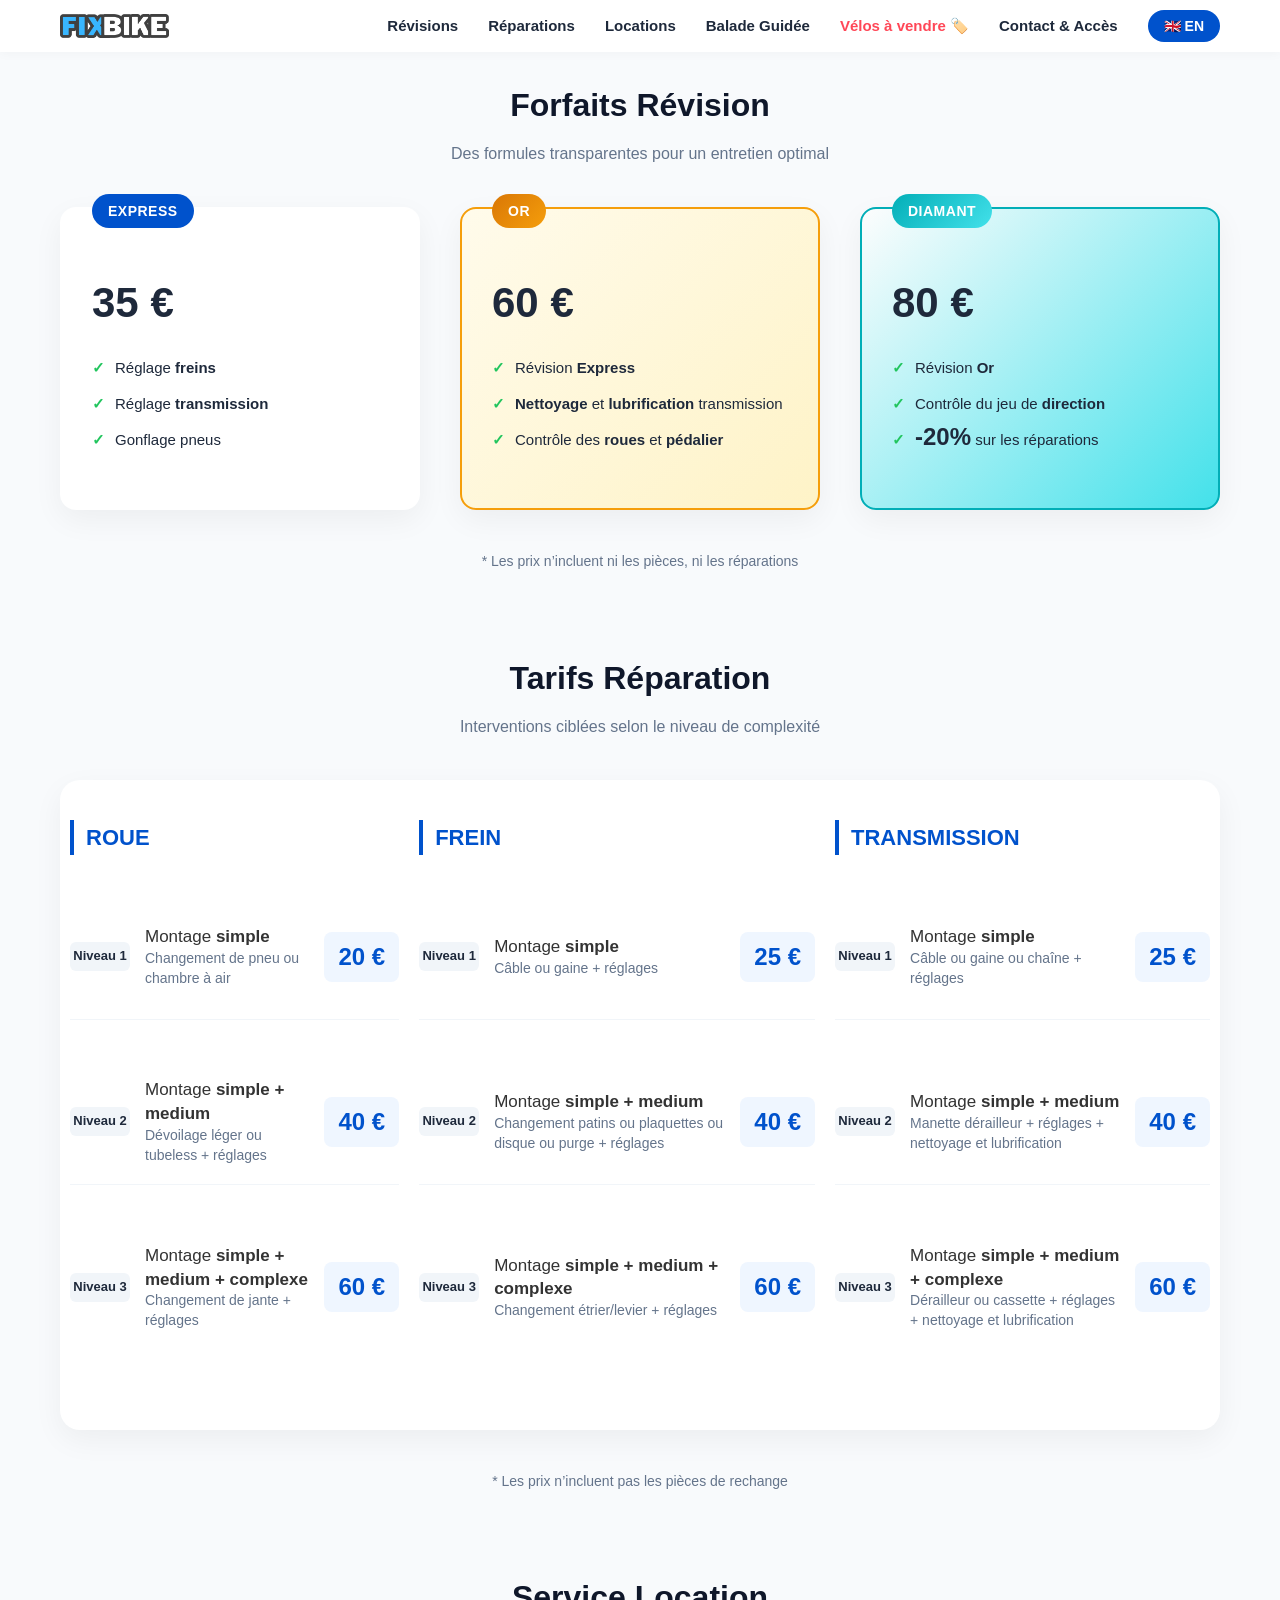
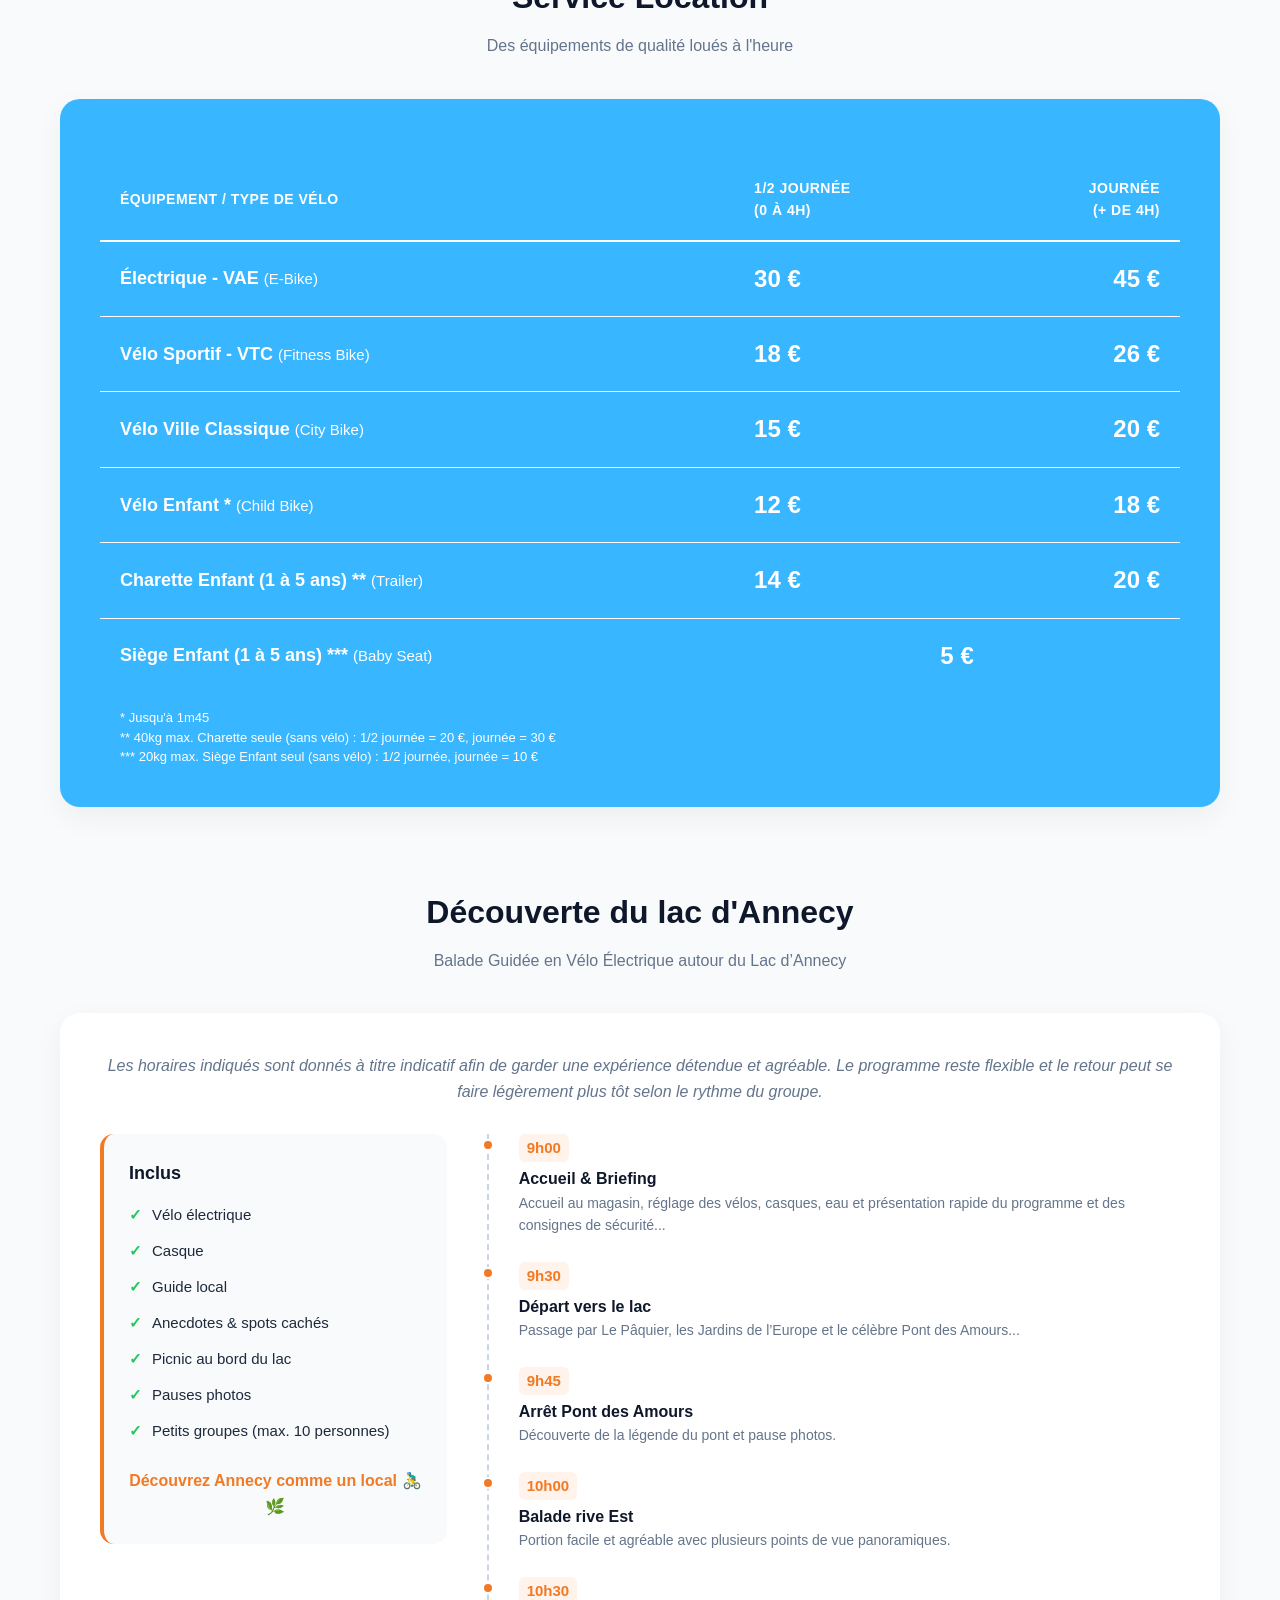
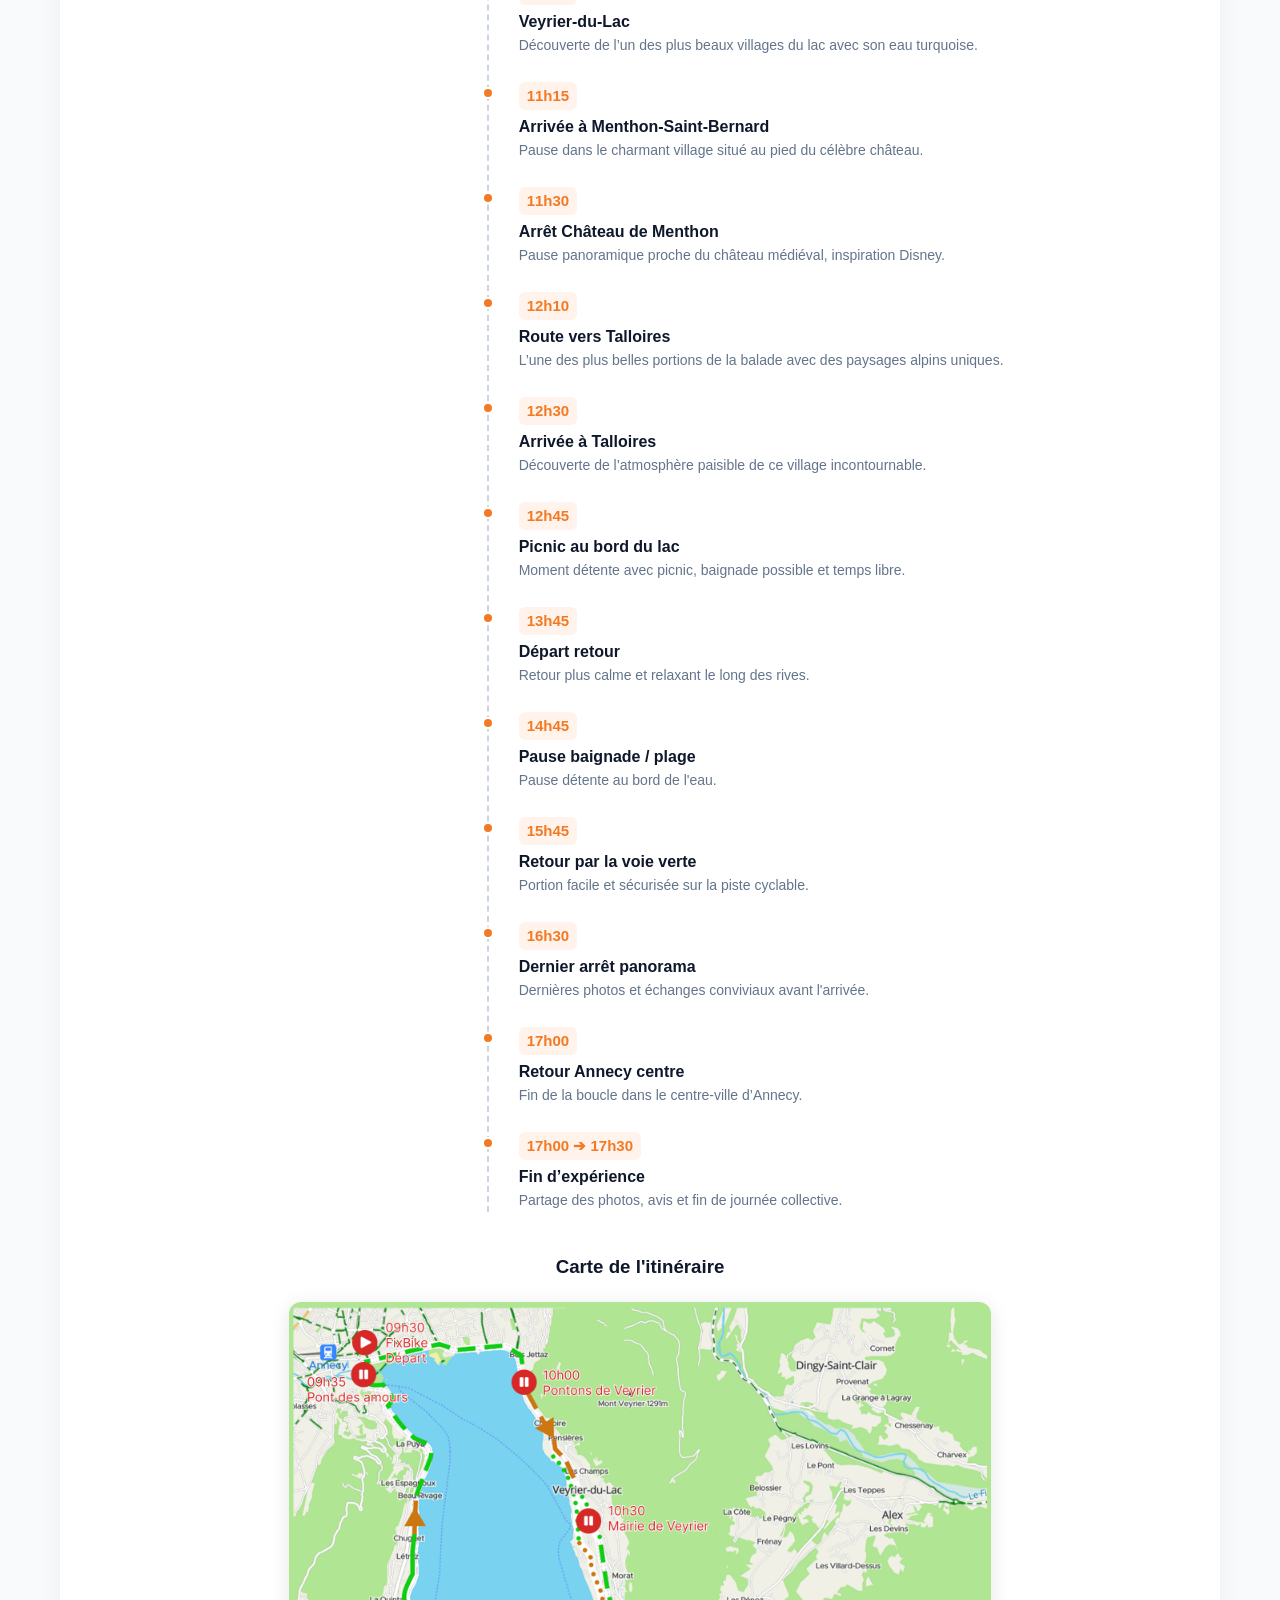
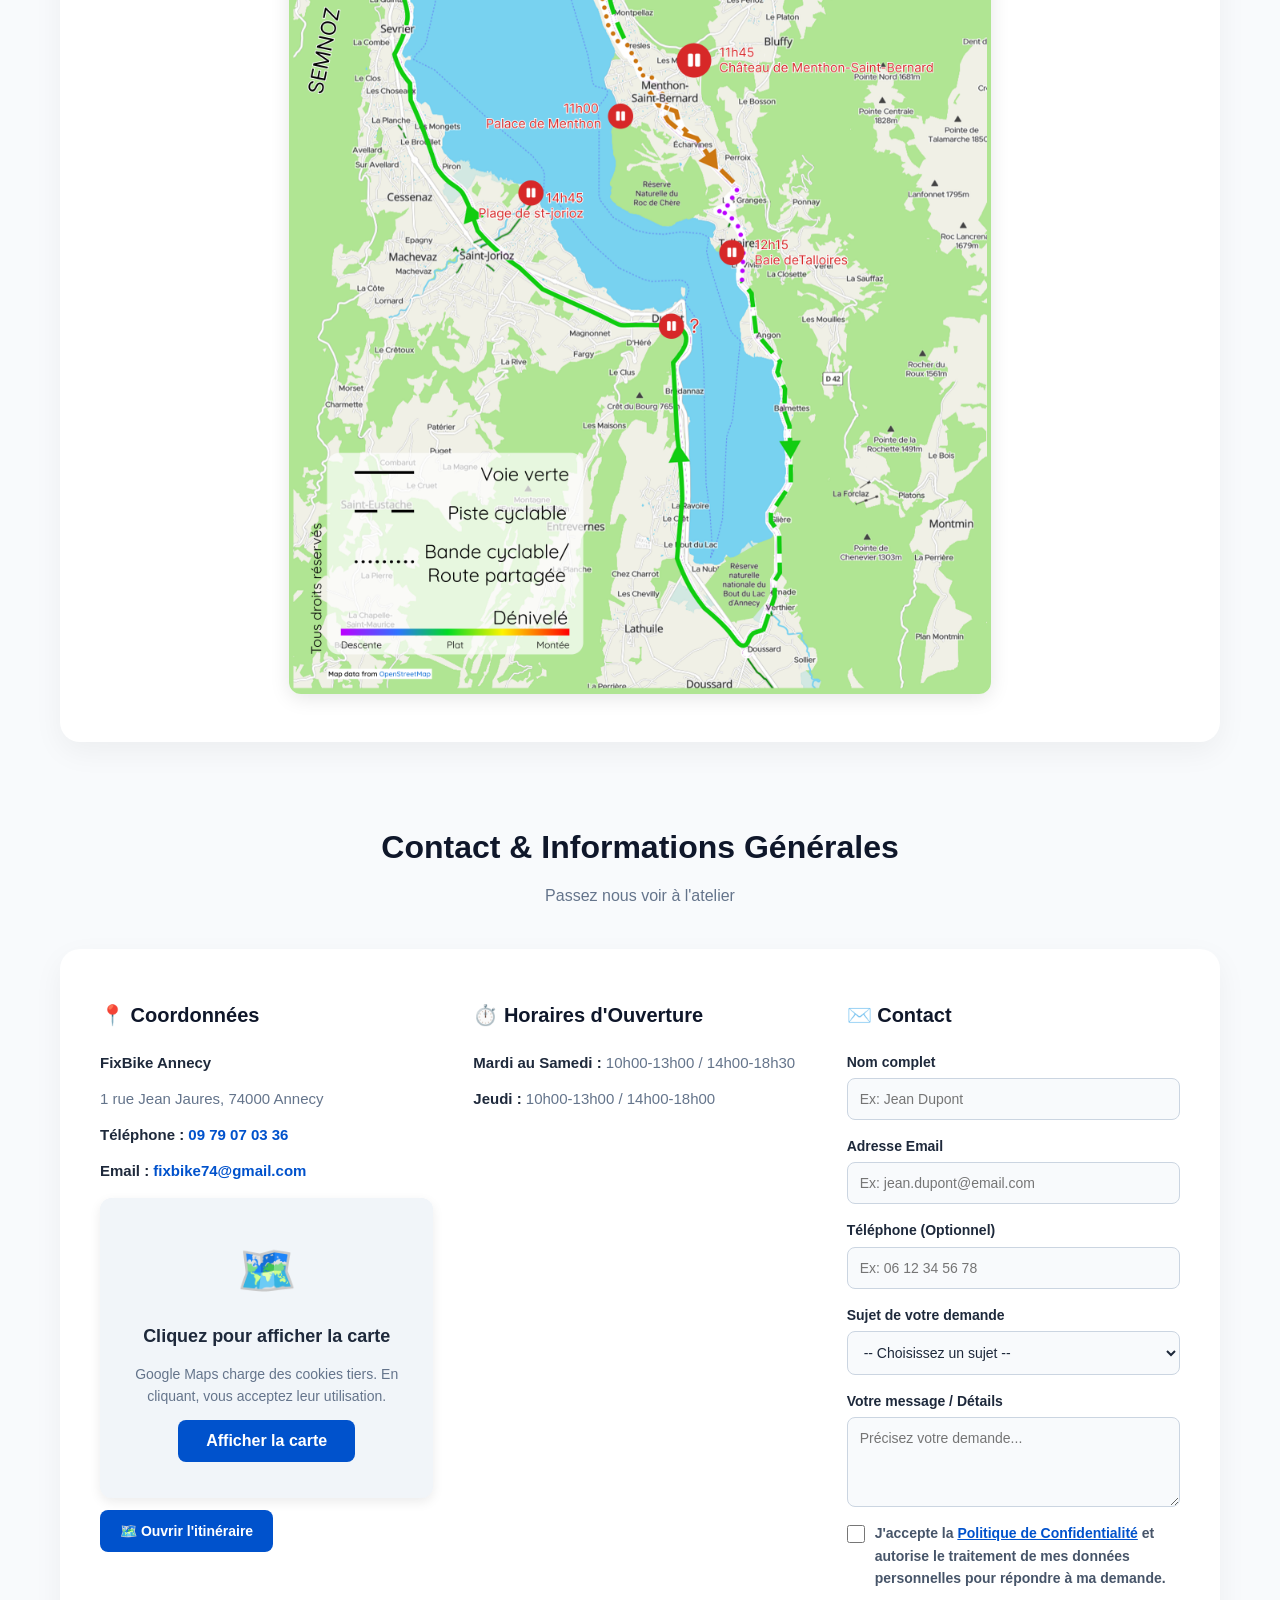
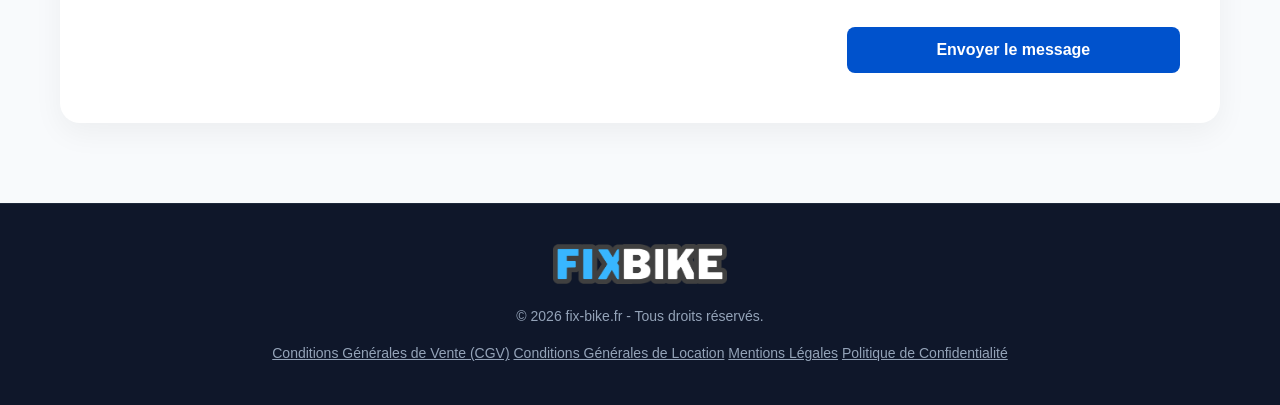
<file: index.html>
<!DOCTYPE html>
<html lang="fr">

<head>
    <meta charset="UTF-8">
    <meta name="viewport" content="width=device-width, initial-scale=1.0">
    <title>Fix-Bike - Atelier de Réparation et Location de Vélos à Annecy</title>
    <link rel="icon" type="image/x-icon" href="assets/favicon.png">
    <!-- Liaison vers le fichier CSS externe de maintenance -->
    <link rel="stylesheet" href="style.css">
</head>

<body>

    <!-- Popup Promo -->
    <!--<div class="popup-overlay" id="promoPopup">
        <div class="popup-content">
            <button class="close-popup" id="closePopup">✕</button>
            <div class="popup-subtitle">À partir de juin</div>
            <img src="assets/balade.png" alt="Affiche Balade Guidée" class="popup-img">
            <div>
                <a href="#balade" class="popup-btn" id="popupAction">En savoir plus</a>
            </div>
        </div>
    </div>-->

    <!-- HEADER CENTRALISÉ (Appelé depuis script.js) -->
    <custom-header></custom-header>

    <!-- Contenu Principal -->
    <main class="container">
        <!-- Section Révisions -->
        <section id="revisions">
            <div class="section-title">
                <h2 data-i18n="rev-title">Forfaits Révision</h2>
                <p data-i18n="rev-subtitle">Des formules transparentes pour un entretien optimal</p>
            </div>

            <div class="revision-grid">
                <div class="revision-card">
                    <div>
                        <div class="badge">Express</div>
                        <div class="price-tag">35 €</div>
                        <ul class="feature-list">
                            <li data-i18n="rev-exp-1">Réglage <strong>freins</strong></li>
                            <li data-i18n="rev-exp-2">Réglage <strong>transmission</strong></li>
                            <li data-i18n="rev-exp-3">Gonflage pneus</li>
                        </ul>
                    </div>
                </div>

                <div class="revision-card gold-package">
                    <div>
                        <div class="badge">Or</div>
                        <div class="price-tag">60 €</div>
                        <ul class="feature-list">
                            <li data-i18n="rev-gld-1">Révision <strong>Express</strong></li>
                            <li data-i18n="rev-gld-2"><strong>Nettoyage</strong> et <strong>lubrification</strong> transmission</li>
                            <li data-i18n="rev-gld-3">Contrôle des <strong>roues</strong> et <strong>pédalier</strong></li>
                        </ul>
                    </div>
                </div>

                <div class="revision-card diamond-package">
                    <div>
                        <div class="badge">Diamant</div>
                        <div class="price-tag">80 €</div>
                        <ul class="feature-list">
                            <li data-i18n="rev-dia-1">Révision <strong>Or</strong></li>
                            <li data-i18n="rev-dia-2">Contrôle du jeu de <strong>direction</strong></li>
                            <li data-i18n="rev-dia-3" style="margin-top: -10px;"><strong style="font-size: 24px">-20%</strong> sur les réparations</li>
                        </ul>
                    </div>
                </div>
            </div>
            <div class="disclaimer-text" data-i18n="pieces-repairs-disclaimer">* Les prix n’incluent ni les pièces, ni les réparations</div>
        </section>

        <!-- Section Réparations -->
        <section id="reparations">
            <div class="section-title">
                <h2 data-i18n="rep-title">Tarifs Réparation</h2>
                <p data-i18n="rep-subtitle">Interventions ciblées selon le niveau de complexité</p>
            </div>

            <div class="repair-box">
                <div class="repair-cat">
                    <div class="repair-category-title" data-i18n="cat-wheel">ROUE</div>
                    <div class="repair-row">
                        <div class="level-badge" data-i18n="lvl-1">Niveau 1</div>
                        <div class="repair-desc">
                            <div data-i18n="rep-w1-t">Montage <strong>simple</strong></div>
                            <span data-i18n="rep-w1-d">Changement de pneu ou chambre à air</span>
                        </div>
                        <div class="repair-price">20 €</div>
                    </div>
                    <div class="repair-row">
                        <div class="level-badge" data-i18n="lvl-2">Niveau 2</div>
                        <div class="repair-desc">
                            <div data-i18n="rep-w2-t">Montage <strong>simple + medium</strong></div>
                            <span data-i18n="rep-w2-d">Dévoilage léger ou tubeless + réglages</span>
                        </div>
                        <div class="repair-price">40 €</div>
                    </div>
                    <div class="repair-row">
                        <div class="level-badge" data-i18n="lvl-3">Niveau 3</div>
                        <div class="repair-desc">
                            <div data-i18n="rep-w3-t">Montage <strong>simple + medium + complexe</strong></div>
                            <span data-i18n="rep-w3-d">Changement de jante + réglages</span>
                        </div>
                        <div class="repair-price">60 €</div>
                    </div>
                </div>

                <div class="repair-cat">
                    <div class="repair-category-title" data-i18n="cat-brake">FREIN</div>
                    <div class="repair-row">
                        <div class="level-badge" data-i18n="lvl-1">Niveau 1</div>
                        <div class="repair-desc">
                            <div data-i18n="rep-b1-t">Montage <strong>simple</strong></div>
                            <span data-i18n="rep-b1-d">Câble ou gaine + réglages</span>
                        </div>
                        <div class="repair-price">25 €</div>
                    </div>
                    <div class="repair-row">
                        <div class="level-badge" data-i18n="lvl-2">Niveau 2</div>
                        <div class="repair-desc">
                            <div data-i18n="rep-b2-t">Montage <strong>simple + medium</strong></div>
                            <span data-i18n="rep-b2-d">Changement patins ou plaquettes ou disque ou purge + réglages</span>
                        </div>
                        <div class="repair-price">40 €</div>
                    </div>
                    <div class="repair-row">
                        <div class="level-badge" data-i18n="lvl-3">Niveau 3</div>
                        <div class="repair-desc">
                            <div data-i18n="rep-b3-t">Montage <strong>simple + medium + complexe</strong></div>
                            <span data-i18n="rep-b3-d">Changement étrier/levier + réglages</span>
                        </div>
                        <div class="repair-price">60 €</div>
                    </div>
                </div>

                <div class="repair-cat">
                    <div class="repair-category-title" data-i18n="cat-trans">TRANSMISSION</div>
                    <div class="repair-row">
                        <div class="level-badge" data-i18n="lvl-1">Niveau 1</div>
                        <div class="repair-desc">
                            <div data-i18n="rep-t1-t">Montage <strong>simple</strong></div>
                            <span data-i18n="rep-t1-d">Câble ou gaine ou chaîne + réglages</span>
                        </div>
                        <div class="repair-price">25 €</div>
                    </div>
                    <div class="repair-row">
                        <div class="level-badge" data-i18n="lvl-2">Niveau 2</div>
                        <div class="repair-desc">
                            <div data-i18n="rep-t2-t">Montage <strong>simple + medium</strong></div>
                            <span data-i18n="rep-t2-d">Manette dérailleur + réglages + nettoyage et lubrification</span>
                        </div>
                        <div class="repair-price">40 €</div>
                    </div>
                    <div class="repair-row">
                        <div class="level-badge" data-i18n="lvl-3">Niveau 3</div>
                        <div class="repair-desc">
                            <div data-i18n="rep-t3-t">Montage <strong>simple + medium + complexe</strong></div>
                            <span data-i18n="rep-t3-d">Dérailleur ou cassette + réglages + nettoyage et lubrification</span>
                        </div>
                        <div class="repair-price">60 €</div>
                    </div>
                </div>
            </div>
            <div class="disclaimer-text" data-i18n="pieces-disclaimer">* Les prix n’incluent pas les pièces de rechange</div>
        </section>

        <!-- Section Location -->
        <section id="locations">
            <div class="section-title">
                <h2 data-i18n="rent-title">Service Location</h2>
                <p data-i18n="rent-subtitle">Des équipements de qualité loués à l'heure</p>
            </div>

            <div class="rental-box">
                <table class="rental-table">
                    <thead>
                        <tr>
                            <th data-i18n="th-equip">Équipement / Type de Vélo</th>
                            <th data-i18n="th-price-hd" class="half-day">
                                1/2 journée
                                <div class="th-price-detail">(0 à 4h)</div>
                            </th>
                            <th data-i18n="th-price-fd" class="full-day">
                                Journée
                                <div class="th-price-detail">(+ de 4h)</div>
                            </th>
                        </tr>
                    </thead>
                    <tbody>
                        <tr>
                            <td><strong>Électrique - VAE</strong> <small>(E-Bike)</small></td>
                            <td class="rental-price-cell half-day">30 €</td>
                            <td class="rental-price-cell full-day">45 €</td>
                        </tr>
                        <tr>
                            <td><strong>Vélo Sportif - VTC</strong> <small>(Fitness Bike)</small></td>
                            <td class="rental-price-cell half-day">18 €</td>
                            <td class="rental-price-cell full-day">26 €</td>
                        </tr>
                        <tr>
                            <td><strong>Vélo Ville Classique</strong> <small>(City Bike)</small></td>
                            <td class="rental-price-cell half-day">15 €</td>
                            <td class="rental-price-cell full-day">20 €</td>
                        </tr>
                        <tr>
                            <td><strong>Vélo Enfant *</strong> <small>(Child Bike)</small></td>
                            <td class="rental-price-cell half-day">12 €</td>
                            <td class="rental-price-cell full-day">18 €</td>
                        </tr>
                        <tr>
                            <td><strong>Charette Enfant (1 à 5 ans) **</strong> <small>(Trailer)</small></td>
                            <td class="rental-price-cell half-day">14 €</td>
                            <td class="rental-price-cell full-day">20 €</td>
                        </tr>
                        <tr>
                            <td><strong>Siège Enfant (1 à 5 ans) ***</strong> <small>(Baby Seat)</small></td>
                            <td class="rental-price-cell" colspan="2" style="text-align:center">5 €</td>
                        </tr>
                    </tbody>
                </table>

                <div class="rental-sub-notes">
                    <p data-i18n="rent-foot-1">* Jusqu'à 1m45</p>
                    <p data-i18n="rent-foot-2">** 40kg max. Charette seule (sans vélo) : 1/2 journée = 20 €, journée = 30 €</p>
                    <p data-i18n="rent-foot-3">*** 20kg max. Siège Enfant seul (sans vélo) : 1/2 journée, journée = 10 €</p>
                </div>
            </div>
        </section>

        <!-- Section Balade -->
        <section id="balade">
            <div class="section-title">
                <h2 data-i18n="tour-title">Découverte du lac d'Annecy</h2>
                <p data-i18n="tour-subtitle">Balade Guidée en Vélo Électrique autour du Lac d’Annecy</p>
            </div>

            <div class="tour-box">
                <p style="margin-bottom: 30px; font-style: italic; color: var(--text-muted); text-align: center;" data-i18n="tour-intro">
                    Les horaires indiqués sont donnés à titre indicatif afin de garder une expérience détendue et agréable. Le programme reste flexible et le retour peut se faire légèrement plus tôt selon le rythme du groupe.
                </p>

                <div class="tour-layout">
                    <div class="tour-included-box">
                        <h3 data-i18n="tour-inc-h">Inclus</h3>
                        <ul class="feature-list" style="margin-top: 0;">
                            <li data-i18n="tour-inc-1">Vélo électrique</li>
                            <li data-i18n="tour-inc-2">Casque</li>
                            <li data-i18n="tour-inc-3">Guide local</li>
                            <li data-i18n="tour-inc-4">Anecdotes & spots cachés</li>
                            <li data-i18n="tour-inc-5">Picnic au bord du lac</li>
                            <li data-i18n="tour-inc-6">Pauses photos</li>
                            <li data-i18n="tour-inc-7">Petits groupes (max. 10 personnes)</li>
                        </ul>
                        <p style="margin-top: 25px; font-weight: bold; color: #f27a24; text-align: center;" data-i18n="tour-tagline">Découvrez Annecy comme un local 🚴‍♂️🌿</p>
                    </div>

                    <div class="tour-timeline">
                        <div class="timeline-item">
                            <div class="timeline-dot"></div>
                            <div class="timeline-time">9h00</div>
                            <div class="timeline-title" data-i18n="t-900-t">Accueil & Briefing</div>
                            <div class="timeline-desc" data-i18n="t-900-d">Accueil au magasin, réglage des vélos, casques, eau et présentation rapide du programme et des consignes de sécurité...</div>
                        </div>
                        <div class="timeline-item">
                            <div class="timeline-dot"></div>
                            <div class="timeline-time">9h30</div>
                            <div class="timeline-title" data-i18n="t-930-t">Départ vers le lac</div>
                            <div class="timeline-desc" data-i18n="t-930-d">Passage par Le Pâquier, les Jardins de l’Europe et le célèbre Pont des Amours...</div>
                        </div>
                        <div class="timeline-item">
                            <div class="timeline-dot"></div>
                            <div class="timeline-time">9h45</div>
                            <div class="timeline-title" data-i18n="t-945-t">Arrêt Pont des Amours</div>
                            <div class="timeline-desc" data-i18n="t-945-d">Découverte de la légende du pont et pause photos.</div>
                        </div>
                        <div class="timeline-item">
                            <div class="timeline-dot"></div>
                            <div class="timeline-time">10h00</div>
                            <div class="timeline-title" data-i18n="t-1000-t">Balade rive Est</div>
                            <div class="timeline-desc" data-i18n="t-1000-d">Portion facile et agréable avec plusieurs points de vue panoramiques.</div>
                        </div>
                        <div class="timeline-item">
                            <div class="timeline-dot"></div>
                            <div class="timeline-time">10h30</div>
                            <div class="timeline-title" data-i18n="t-1030-t">Veyrier-du-Lac</div>
                            <div class="timeline-desc" data-i18n="t-1030-d">Découverte de l’un des plus beaux villages du lac avec son eau turquoise.</div>
                        </div>
                        <div class="timeline-item">
                            <div class="timeline-dot"></div>
                            <div class="timeline-time">11h15</div>
                            <div class="timeline-title" data-i18n="t-1115-t">Arrivée à Menthon-Saint-Bernard</div>
                            <div class="timeline-desc" data-i18n="t-1115-d">Pause dans le charmant village situé au pied du célèbre château.</div>
                        </div>
                        <div class="timeline-item">
                            <div class="timeline-dot"></div>
                            <div class="timeline-time">11h30</div>
                            <div class="timeline-title" data-i18n="t-1130-t">Arrêt Château de Menthon</div>
                            <div class="timeline-desc" data-i18n="t-1130-d">Pause panoramique proche du château médiéval, inspiration Disney.</div>
                        </div>
                        <div class="timeline-item">
                            <div class="timeline-dot"></div>
                            <div class="timeline-time">12h10</div>
                            <div class="timeline-title" data-i18n="t-1210-t">Route vers Talloires</div>
                            <div class="timeline-desc" data-i18n="t-1210-d">L’une des plus belles portions de la balade avec des paysages alpins uniques.</div>
                        </div>
                        <div class="timeline-item">
                            <div class="timeline-dot"></div>
                            <div class="timeline-time">12h30</div>
                            <div class="timeline-title" data-i18n="t-1230-t">Arrivée à Talloires</div>
                            <div class="timeline-desc" data-i18n="t-1230-d">Découverte de l’atmosphère paisible de ce village incontournable.</div>
                        </div>
                        <div class="timeline-item">
                            <div class="timeline-dot"></div>
                            <div class="timeline-time">12h45</div>
                            <div class="timeline-title" data-i18n="t-1245-t">Picnic au bord du lac</div>
                            <div class="timeline-desc" data-i18n="t-1245-d">Moment détente avec picnic, baignade possible et temps libre.</div>
                        </div>
                        <div class="timeline-item">
                            <div class="timeline-dot"></div>
                            <div class="timeline-time">13h45</div>
                            <div class="timeline-title" data-i18n="t-1345-t">Départ retour</div>
                            <div class="timeline-desc" data-i18n="t-1345-d">Retour plus calme et relaxant le long des rives.</div>
                        </div>
                        <div class="timeline-item">
                            <div class="timeline-dot"></div>
                            <div class="timeline-time">14h45</div>
                            <div class="timeline-title" data-i18n="t-1445-t">Pause baignade / plage</div>
                            <div class="timeline-desc" data-i18n="t-1445-d">Pause détente au bord de l'eau.</div>
                        </div>
                        <div class="timeline-item">
                            <div class="timeline-dot"></div>
                            <div class="timeline-time">15h45</div>
                            <div class="timeline-title" data-i18n="t-1545-t">Retour par la voie verte</div>
                            <div class="timeline-desc" data-i18n="t-1545-d">Portion facile et sécurisée sur la piste cyclable.</div>
                        </div>
                        <div class="timeline-item">
                            <div class="timeline-dot"></div>
                            <div class="timeline-time">16h30</div>
                            <div class="timeline-title" data-i18n="t-1630-t">Dernier arrêt panorama</div>
                            <div class="timeline-desc" data-i18n="t-1630-d">Dernières photos et échanges conviviaux avant l'arrivée.</div>
                        </div>
                        <div class="timeline-item">
                            <div class="timeline-dot"></div>
                            <div class="timeline-time">17h00</div>
                            <div class="timeline-title" data-i18n="t-1700-t">Retour Annecy centre</div>
                            <div class="timeline-desc" data-i18n="t-1700-d">Fin de la boucle dans le centre-ville d’Annecy.</div>
                        </div>
                        <div class="timeline-item">
                            <div class="timeline-dot"></div>
                            <div class="timeline-time">17h00 ➔ 17h30</div>
                            <div class="timeline-title" data-i18n="t-1730-t">Fin d’expérience</div>
                            <div class="timeline-desc" data-i18n="t-1730-d">Partage des photos, avis et fin de journée collective.</div>
                        </div>
                    </div>
                </div>

                <div class="tour-map-box">
                    <h3 data-i18n="tour-map-h">Carte de l'itinéraire</h3>
                    <img src="assets/carte.png" alt="Carte Itinéraire Lac d'Annecy" class="tour-map-img">
                </div>
            </div>
        </section>

        <!-- Section Contact -->
        <section id="contact">
            <div class="section-title">
                <h2 data-i18n="cont-title">Contact & Informations Générales</h2>
                <p data-i18n="cont-subtitle">Passez nous voir à l'atelier</p>
            </div>

            <div class="info-section">
                <div class="info-block">
                    <h3 data-i18n="cont-h-coord">📍 Coordonnées</h3>
                    <p><strong>FixBike Annecy</strong></p>
                    <p data-i18n="cont-addr">1 rue Jean Jaures, 74000 Annecy</p>
                    <p><strong>Téléphone :</strong> <a href="tel:0979070336" style="color:var(--primary); text-decoration:none; font-weight:600;">09 79 07 03 36</a></p>
                    <p><strong>Email :</strong> <a href="mailto:fixbike74@gmail.com" style="color:var(--primary); text-decoration:none; font-weight:600;">fixbike74@gmail.com</a></p>

                    <div id="mapConsentContainer" class="map-container" style="position:relative; min-height:300px; background:#f1f5f9; border-radius:12px; overflow:hidden; display:flex; align-items:center; justify-content:center; cursor:pointer;">
                        <!-- Overlay consentement (visible avant clic) -->
                        <div id="mapConsentOverlay" style="position:absolute; inset:0; z-index:2; display:flex; flex-direction:column; align-items:center; justify-content:center; background:#f1f5f9; padding:20px; text-align:center; gap:12px;">
                            <span style="font-size:48px;">🗺️</span>
                            <p style="font-size:18px; font-weight:600; color:#1e293b; margin:0;">Cliquez pour afficher la carte</p>
                            <p style="font-size:14px; color:#64748b; margin:0; max-width:300px;">Google Maps charge des cookies tiers. En cliquant, vous acceptez leur utilisation.</p>
                            <button class="map-consent-btn" style="background:#0052cc; color:white; border:none; padding:12px 28px; border-radius:8px; font-size:16px; font-weight:600; cursor:pointer;">Afficher la carte</button>
                        </div>
                        <!-- L'iframe reste avec src vide, rempli au clic -->
                        <iframe id="gmap-iframe" style="width:100%; height:100%; border:0; position:relative; z-index:1;" allowfullscreen="" loading="lazy" referrerpolicy="no-referrer-when-downgrade"></iframe>
                    </div>
                    <script>
                        (function() {
                            var container = document.getElementById('mapConsentContainer');
                            var overlay = document.getElementById('mapConsentOverlay');
                            var iframe = document.getElementById('gmap-iframe');
                            if (container && overlay && iframe) {
                                container.addEventListener('click', function() {
                                    if (!iframe.src) {
                                        iframe.src = 'https://www.google.com/maps/embed?pb=!1m18!1m12!1m3!1d2041.3830702172029!2d6.127404127513058!3d45.901615524656236!2m3!1f0!2f0!3f0!3m2!1i1024!2i768!4f13.1!3m3!1m2!1s0x478b8f8b53c33fb9%3A0xe16911316a952d5!2sFIXBIKE%20Annecy%20-%20Bonlieu!5e1!3m2!1sfr!2sfr!4v1780423492397!5m2!1sfr!2sfr';
                                        overlay.style.display = 'none';
                                    }
                                });
                            }
                        })();
                    </script>
                    <a href="https://maps.app.goo.gl/acNBuc4P9fA6mTgX8" target="_blank" class="map-btn">🗺️ Ouvrir l'itinéraire</a>
                </div>

                <div class="info-block">
                    <h3 data-i18n="cont-h-hours">⏱️ Horaires d'Ouverture</h3>
                    <p><strong data-i18n="days-t-to-s">Mardi au Samedi :</strong> 10h00-13h00 / 14h00-18h30</p>
                    <p><strong data-i18n="days-th">Jeudi :</strong> 10h00-13h00 / 14h00-18h00</p>
                </div>

                <div class="info-block">
                    <h3 data-i18n="cont-h-contact">✉️ Contact</h3>

                    <!-- Formulaire adapté pour Web3Forms ou Getform (gérant les fichiers) -->
                    <form action="https://api.web3forms.com/submit" method="POST" enctype="multipart/form-data" class="contact-form">

                        <!-- Clé d'accès Web3Forms -->
                        <input type="hidden" name="access_key" value="88e7e542-56e3-41d1-92f7-00bc181a9f45">
                        <!-- Redirect après soumission (reste sur le site) -->
                        <input type="hidden" name="redirect" value="https://fix-bike.fr/merci.html">
                        <!-- Honeypot anti-spam (champ caché, ne pas remplir) -->
                        <input type="text" name="botcheck" style="display:none !important; position:absolute; left:-9999px;" tabindex="-1" autocomplete="off">

                        <div class="form-group">
                            <label for="form-name" data-i18n="form-name-lbl">Nom complet</label>
                            <input type="text" id="form-name" name="name" required placeholder="Ex: Jean Dupont">
                        </div>

                        <div class="form-group">
                            <label for="form-email" data-i18n="form-email-lbl">Adresse Email</label>
                            <input type="email" id="form-email" name="email" required placeholder="Ex: jean.dupont@email.com">
                        </div>

                        <div class="form-group">
                            <label for="form-phone" data-i18n="form-phone-lbl">Téléphone (Optionnel)</label>
                            <input type="tel" id="form-phone" name="phone" placeholder="Ex: 06 12 34 56 78">
                        </div>

                        <!-- NOUVEAU : Sélection du sujet -->
                        <div class="form-group">
                            <label for="form-subject" data-i18n="form-subject-lbl">Sujet de votre demande</label>
                            <select id="form-subject" name="subject" required>
                                <option value="" disabled selected data-i18n="form-subj-select">-- Choisissez un sujet --</option>
                                <option value="Réparation / Révision" data-i18n="form-subj-rep">Réparation / Révision d'un vélo</option>
                                <option value="Réparation / Révision" data-i18n="form-subj-rep">Achat vélo</option>
                                <option value="Location" data-i18n="form-subj-rent">Location de matériel</option>
                                <option value="Balade Guidée" data-i18n="form-subj-tour">Réservation Balade Guidée</option>
                                <option value="Autre" data-i18n="form-subj-other">Autre demande</option>
                            </select>
                        </div>

                        <div class="form-group">
                            <label for="form-message" data-i18n="form-msg-lbl">Votre message / Détails</label>
                            <textarea id="form-message" name="message" rows="4" required placeholder="Précisez votre demande..."></textarea>
                        </div>

                        <div class="form-group" style="margin-bottom: 12px;">
                            <label style="display:flex; align-items:flex-start; gap:10px; font-size:14px; color:#475569; cursor:pointer;">
                                <input type="checkbox" name="consent" required style="margin-top:3px; width:18px; height:18px; flex-shrink:0;">
                                <span>J'accepte la <a href="confidentialite.html" target="_blank" style="color:#0052cc; text-decoration:underline;">Politique de Confidentialité</a> et autorise le traitement de mes données personnelles pour répondre à ma demande.</span>
                            </label>
                        </div>

                        <button type="submit" class="submit-btn" data-i18n="form-btn-submit">Envoyer le message</button>
                    </form>
                </div>
            </div>
        </section>
    </main>

    <!-- FOOTER CENTRALISÉ (Appelé depuis script.js) -->
    <custom-footer></custom-footer>

    <!-- Liaison vers le fichier JavaScript externe commun -->
    <script src="script.js"></script>
</body>

</html>
</file>
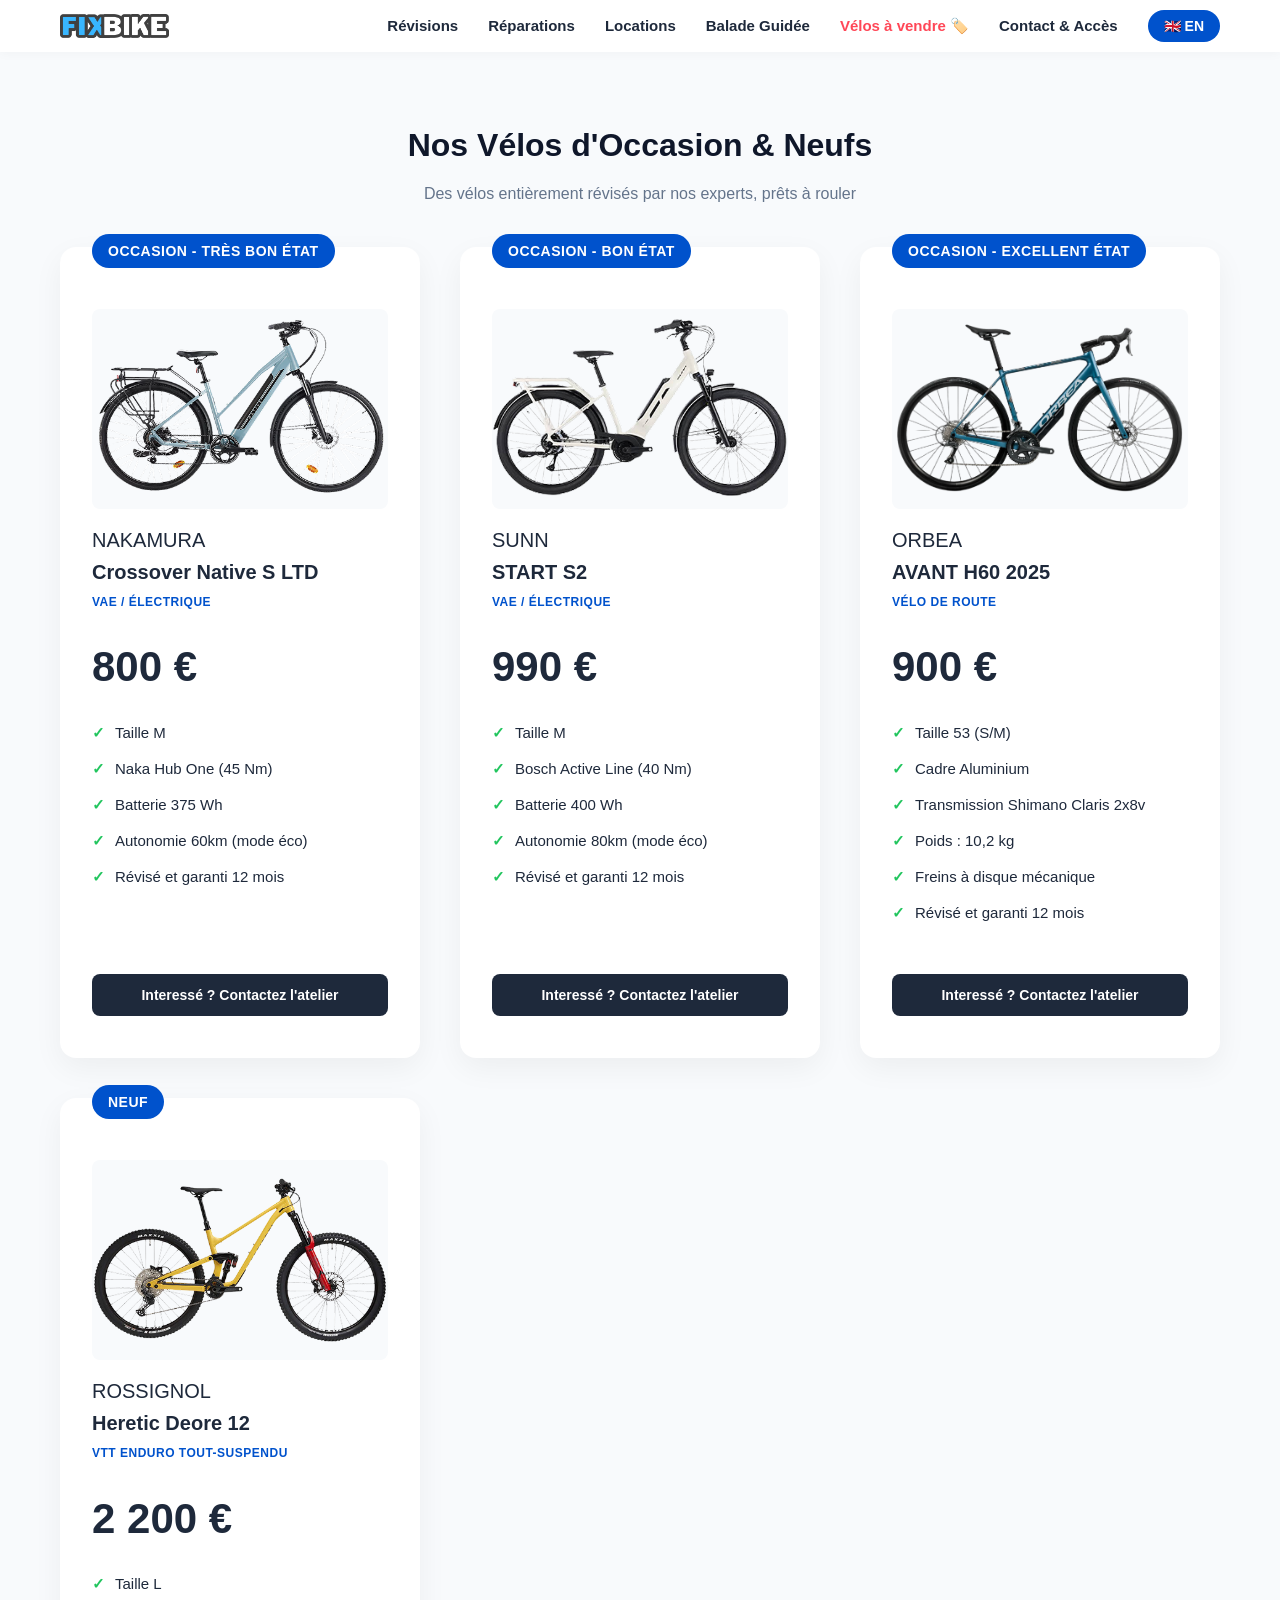
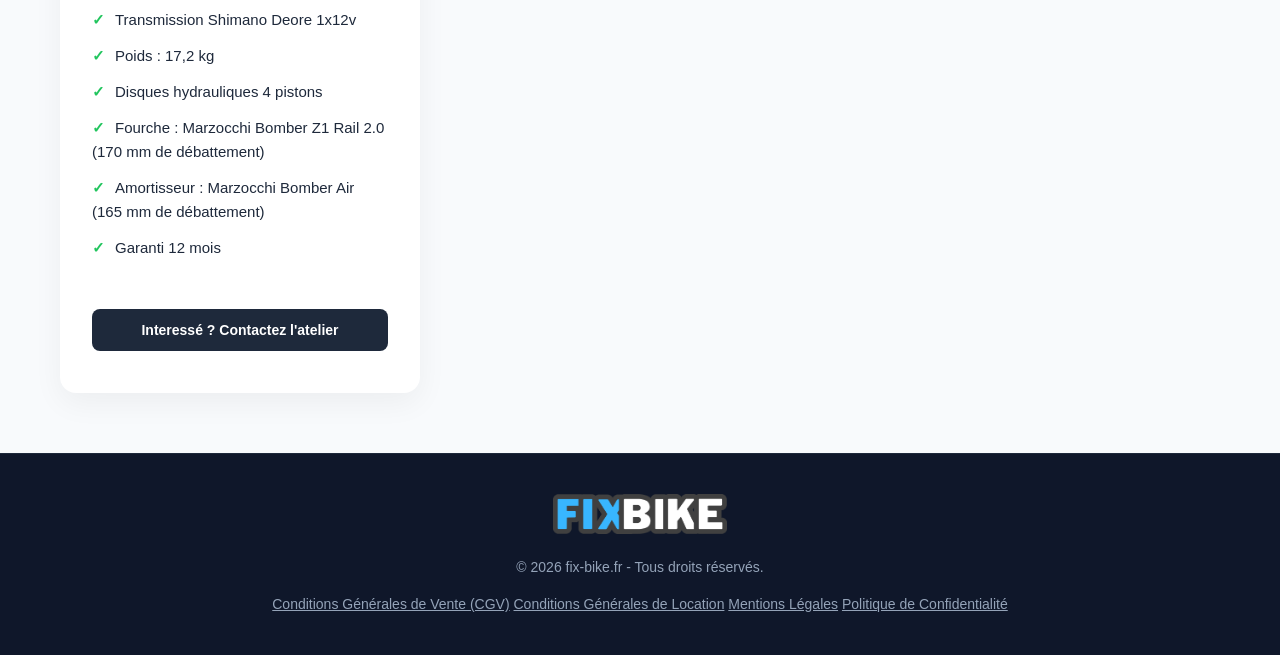
<file: boutique.html>
<!DOCTYPE html>
<html lang="fr">

<head>
    <meta charset="UTF-8">
    <meta name="viewport" content="width=device-width, initial-scale=1.0">
    <title>Fix-Bike - Vélos à Vendre</title>
    <link rel="icon" type="image/x-icon" href="assets/favicon.png">
    <link rel="stylesheet" href="style.css">
    <script defer src="https://cdn.vercel-insights.com/v1/script.js"></script>
</head>

<body>

    <!-- HEADER CENTRALISÉ -->
    <custom-header></custom-header>

    <main class="container" style="margin-top: 120px;">
        <section id="boutique-velos">
            <div class="section-title">
                <h2 data-i18n="shop-title">Nos Vélos d'Occasion & Neufs</h2>
                <p data-i18n="shop-subtitle">Des vélos entièrement révisés par nos experts, prêts à rouler</p>
            </div>

            <!-- Grille où le pattern de cartes sera injecté toujours de la même façon -->
            <div class="revision-grid" id="bikes-grid">
                <!-- Les cartes de vélos s'afficheront ici dynamiquement via script.js -->
            </div>
        </section>
    </main>

    <!-- FOOTER CENTRALISÉ -->
    <custom-footer></custom-footer>

    <script src="script.js"></script>
</body>

</html>
</file>
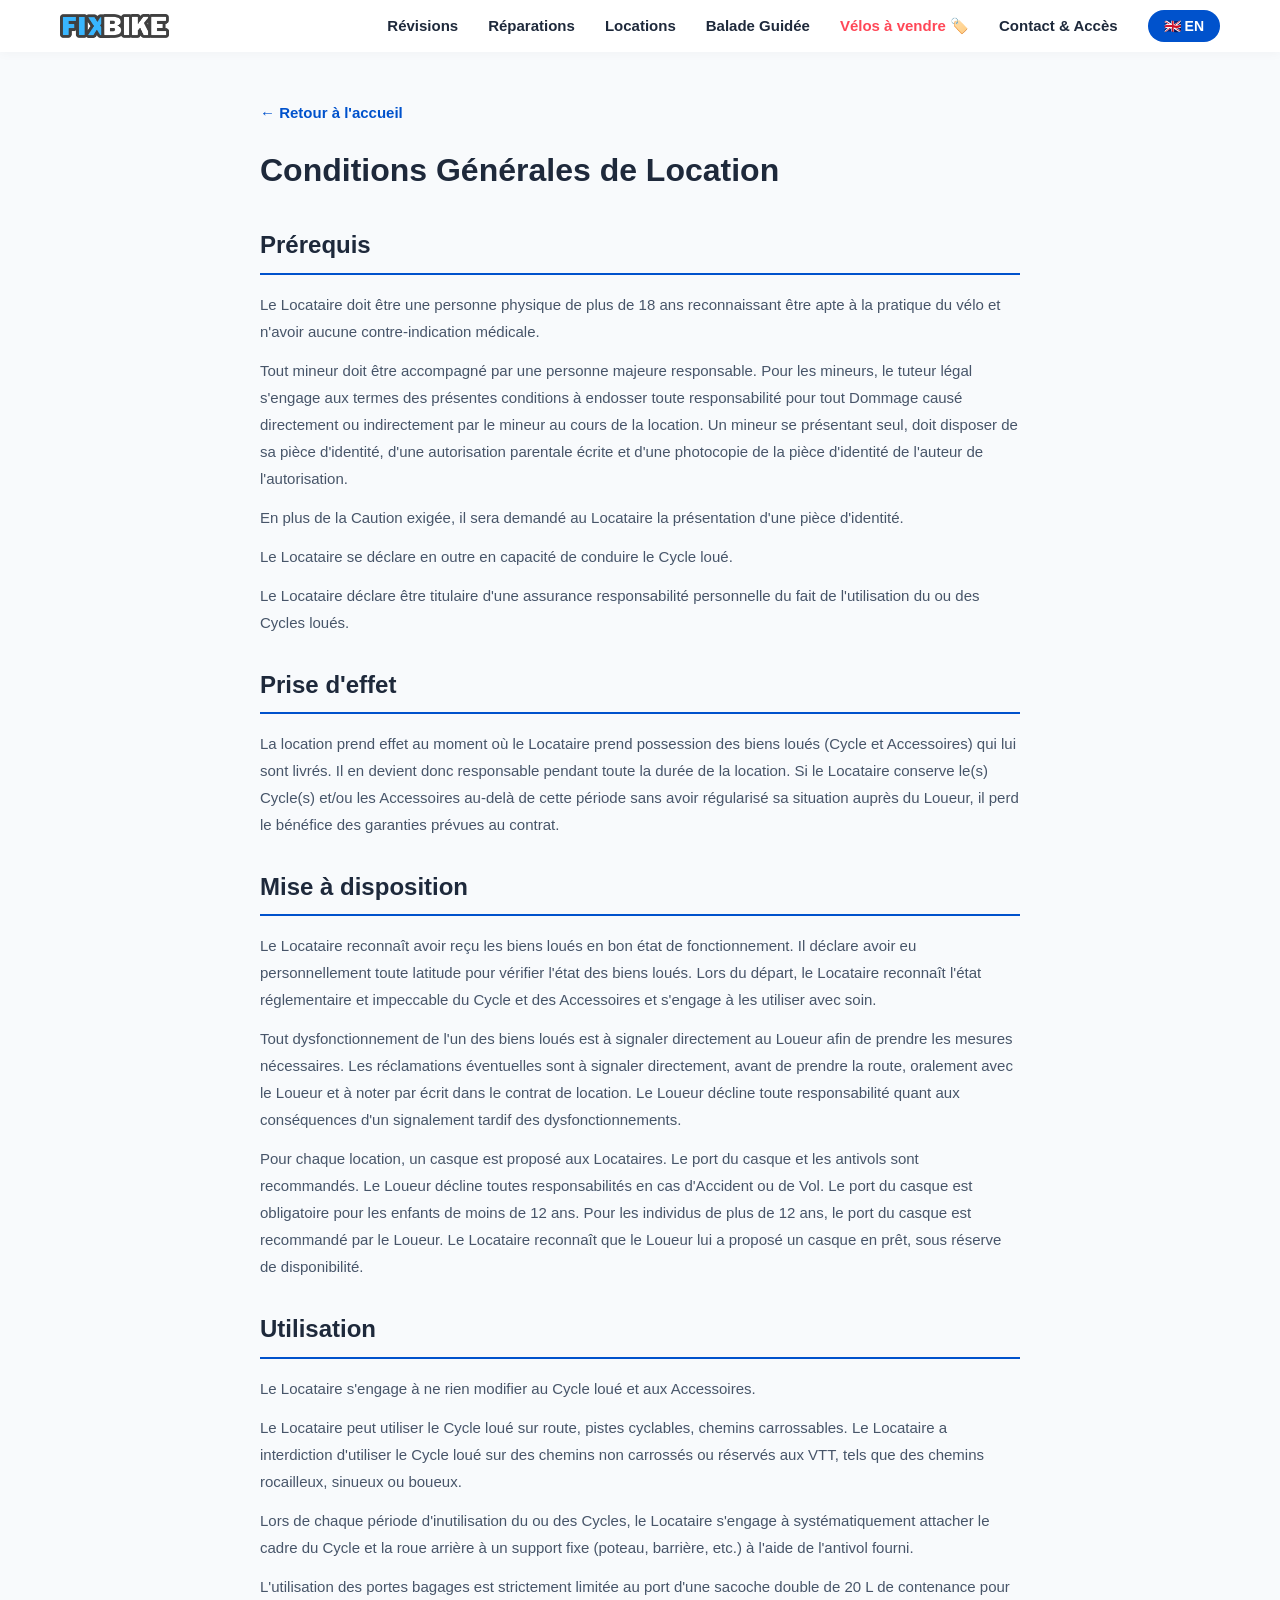
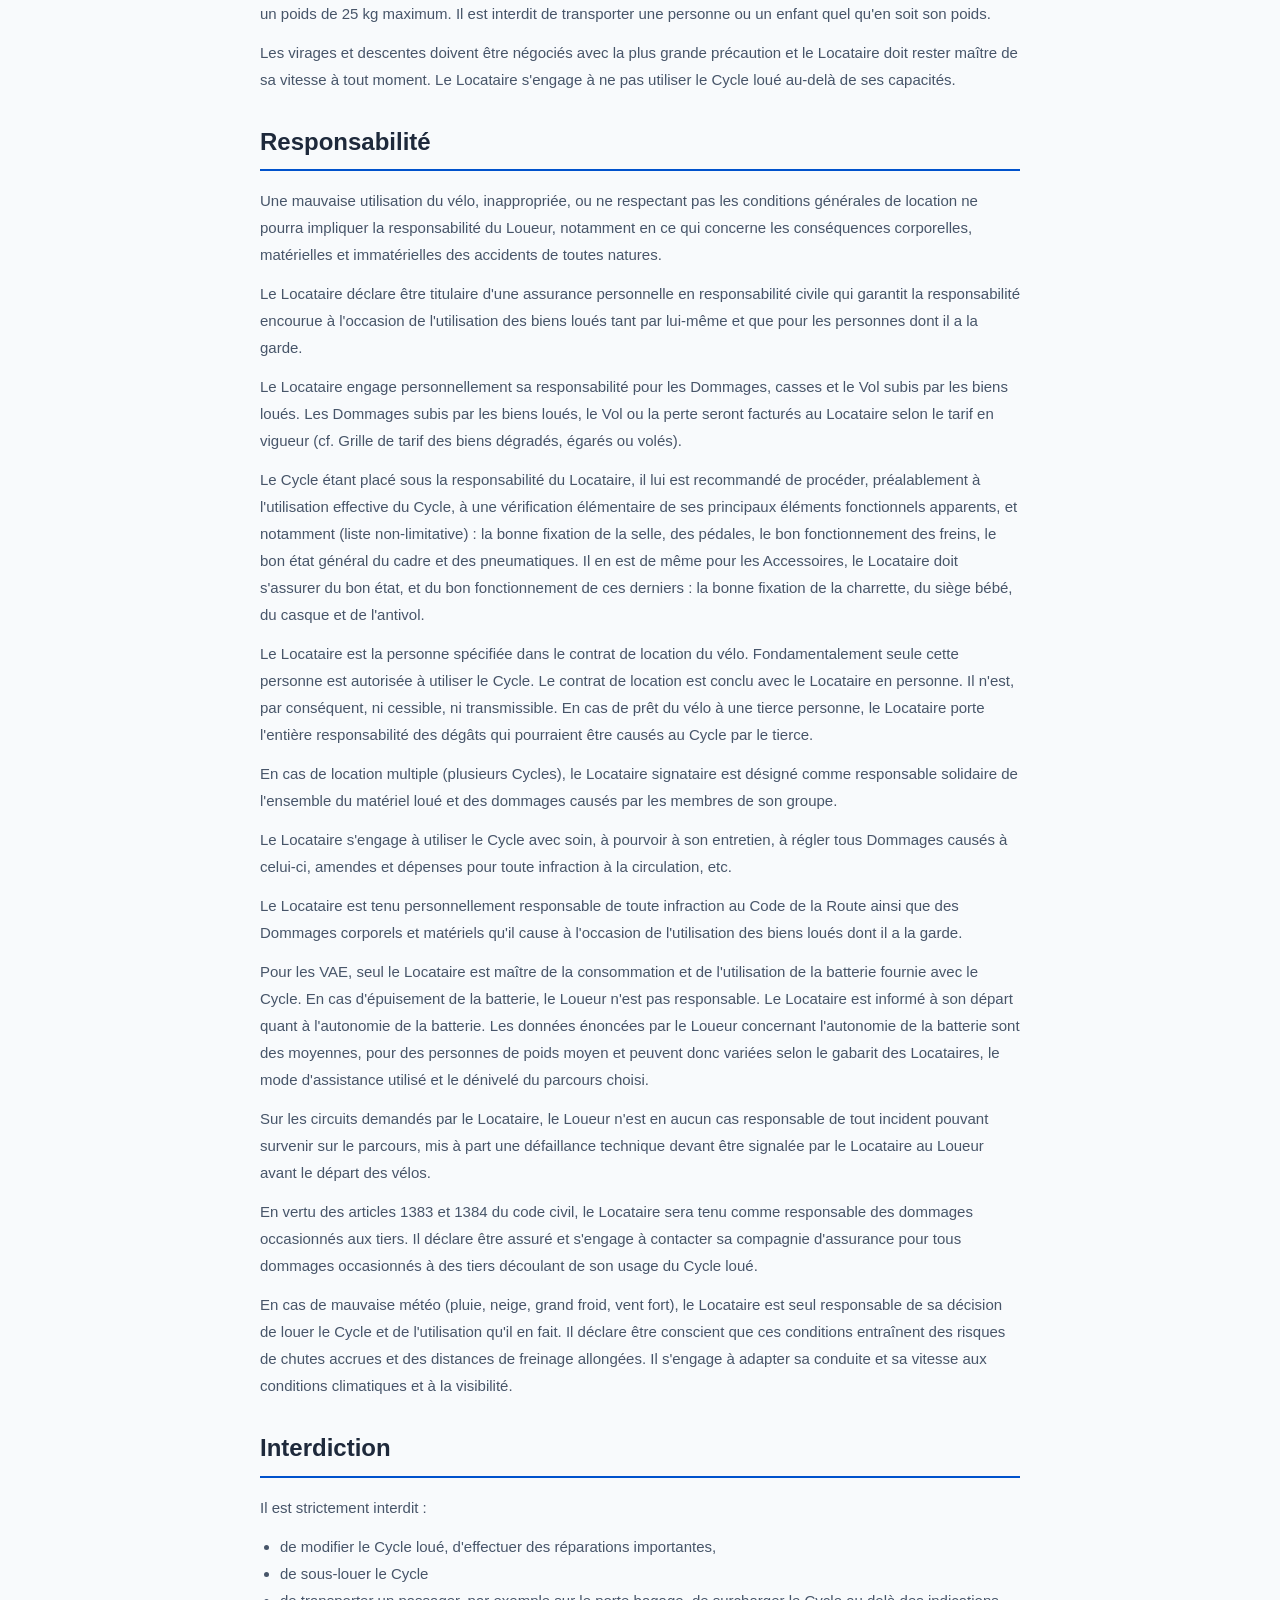
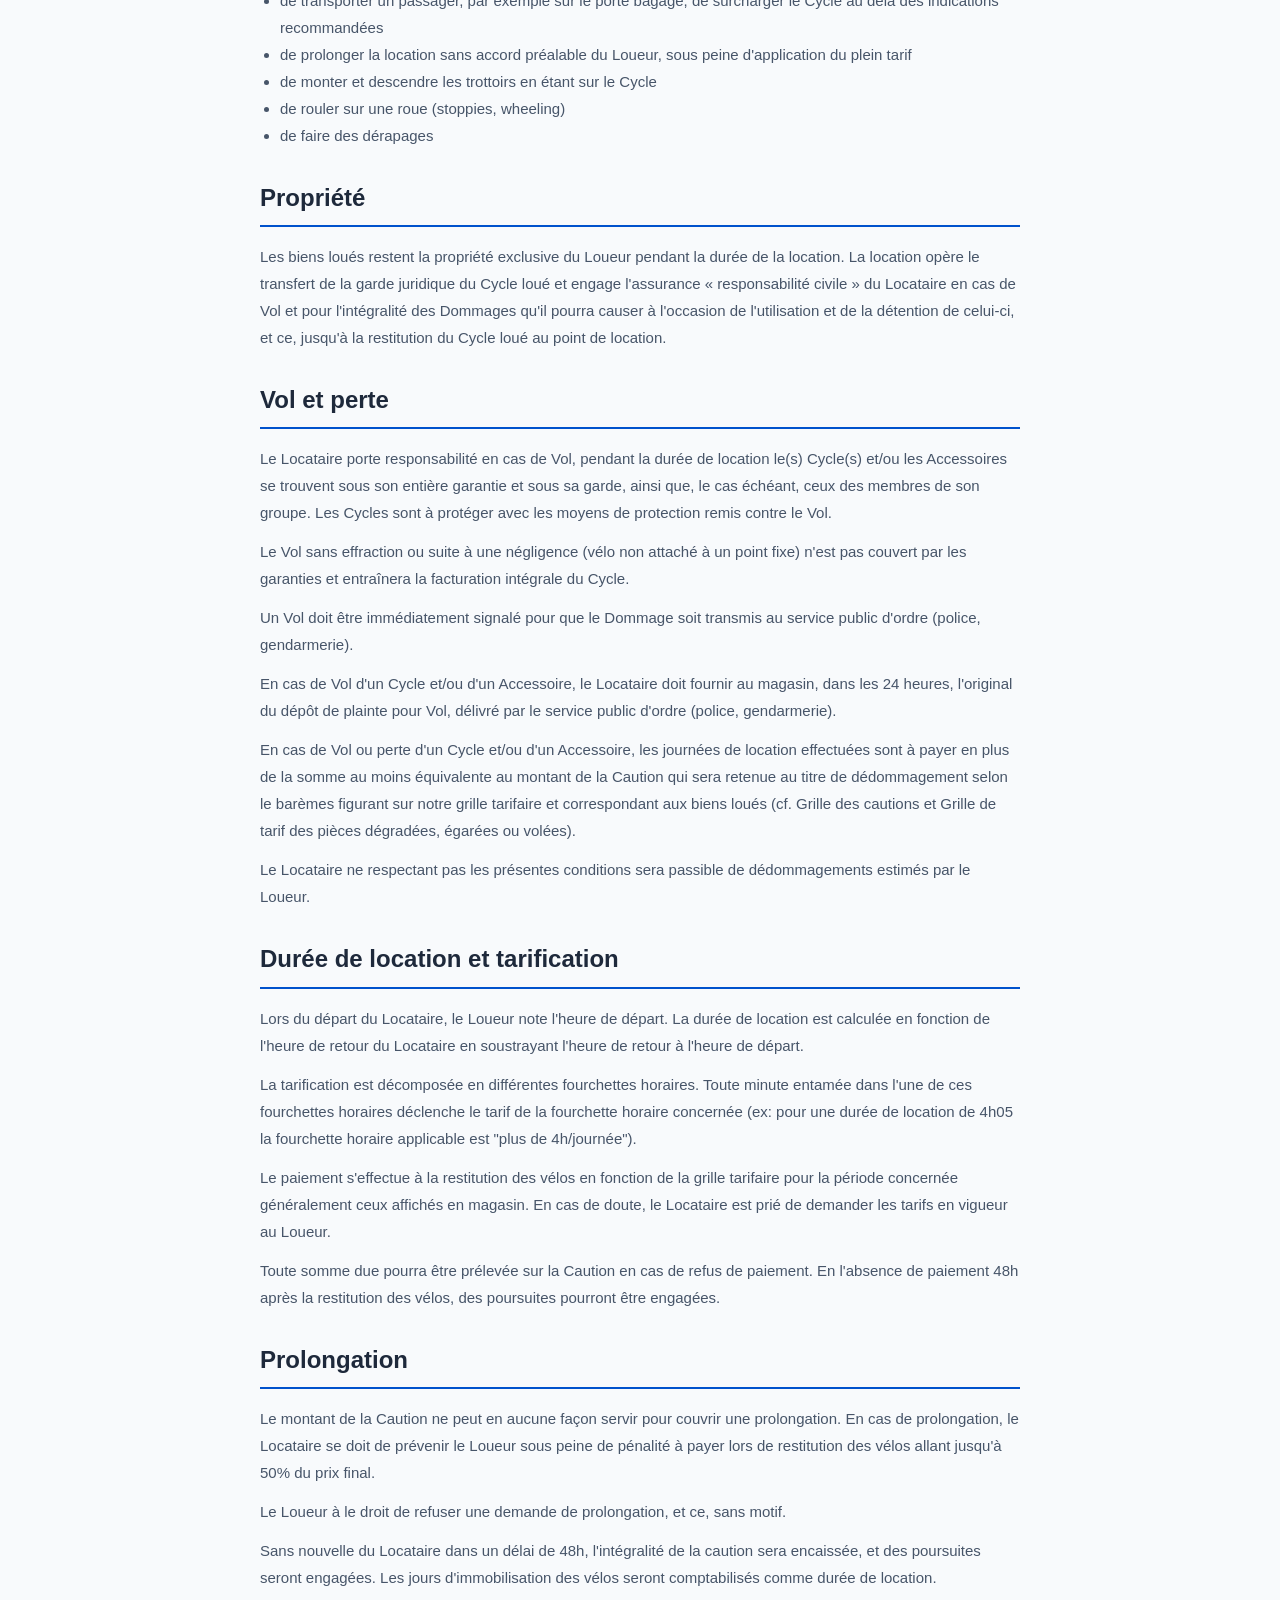
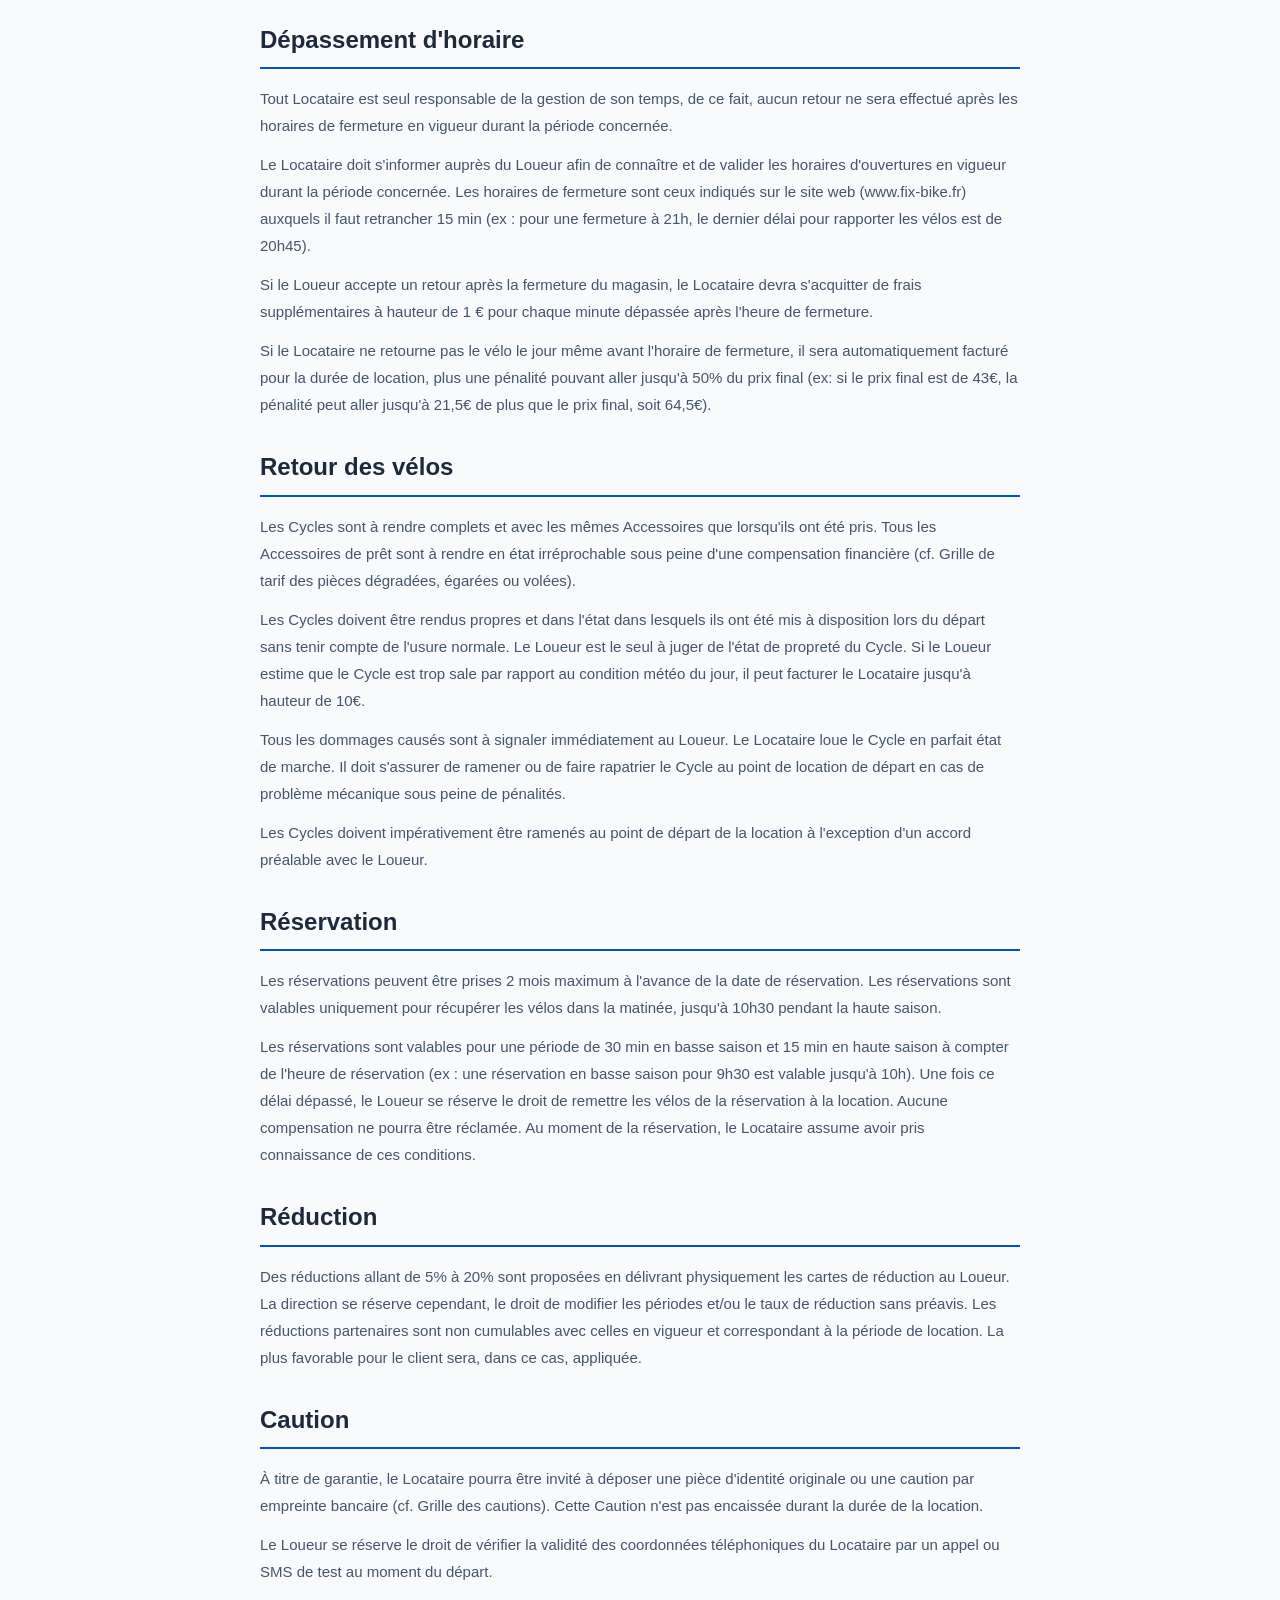
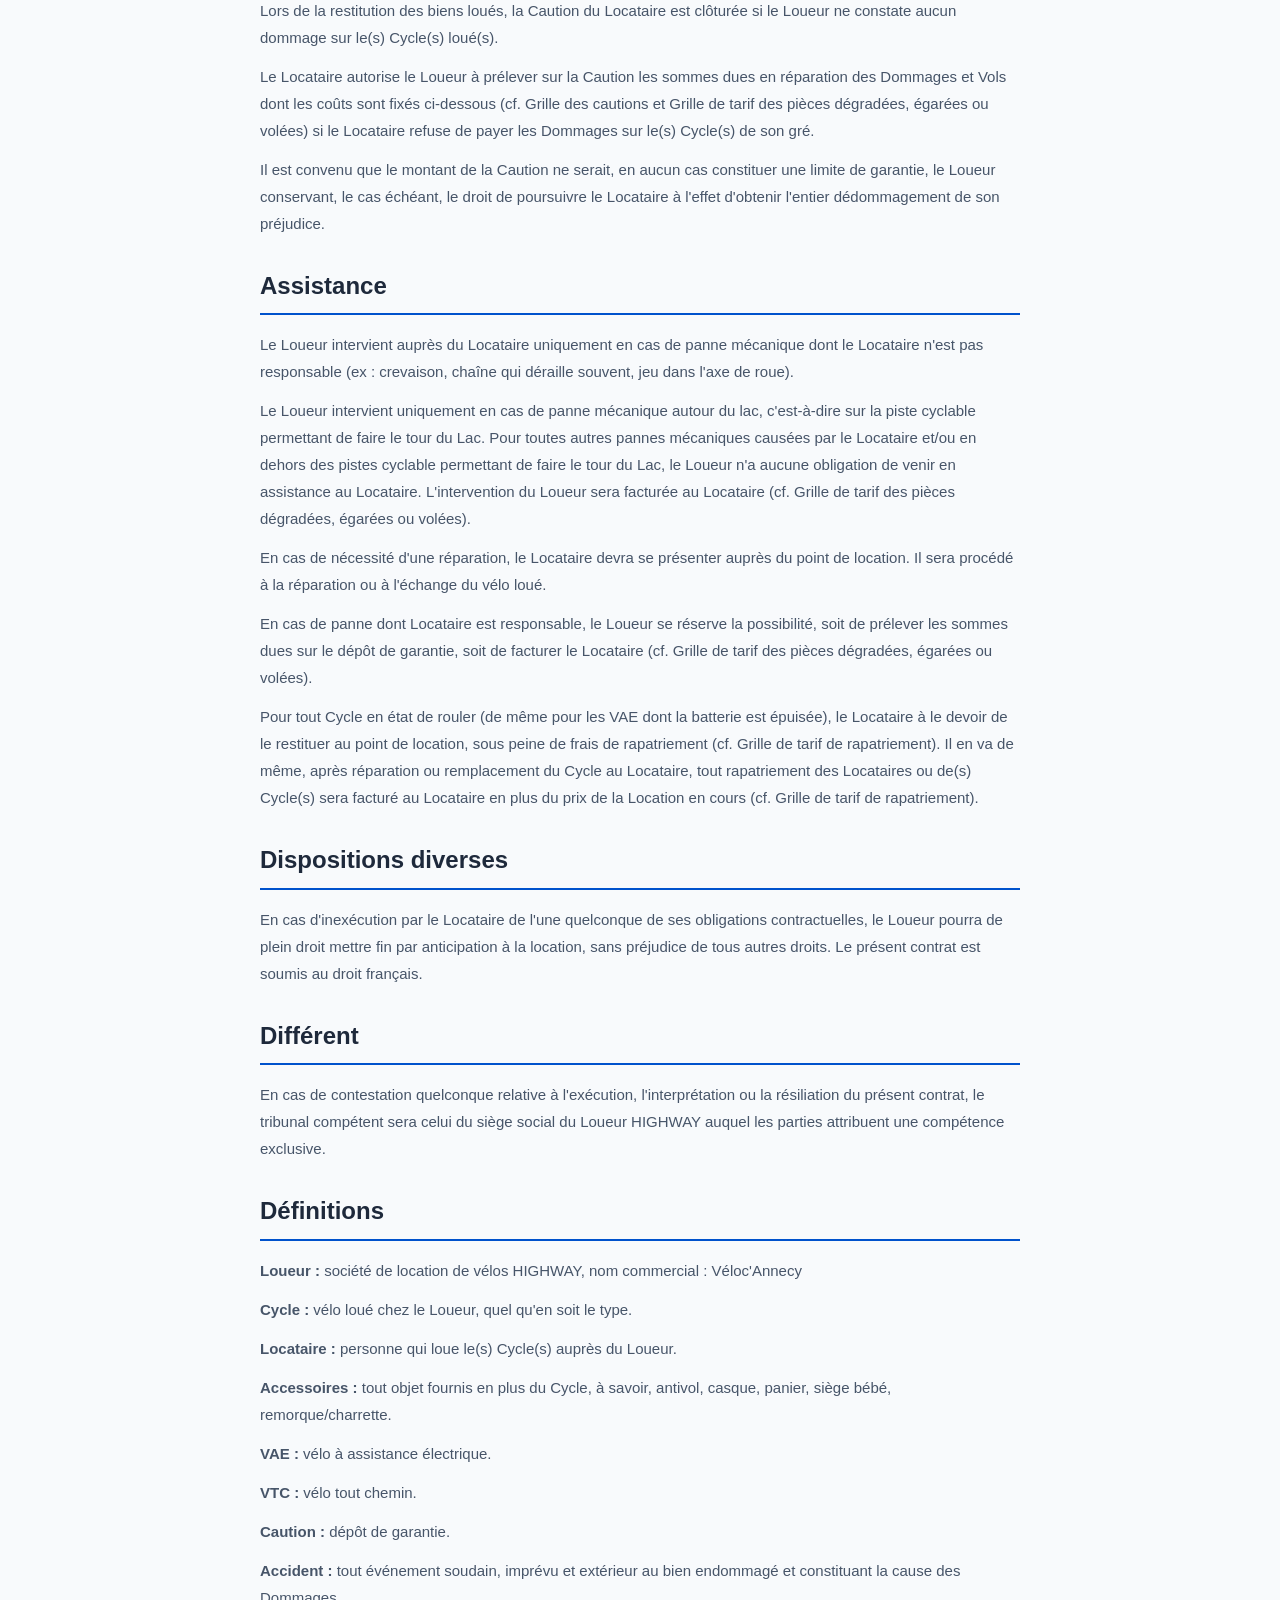
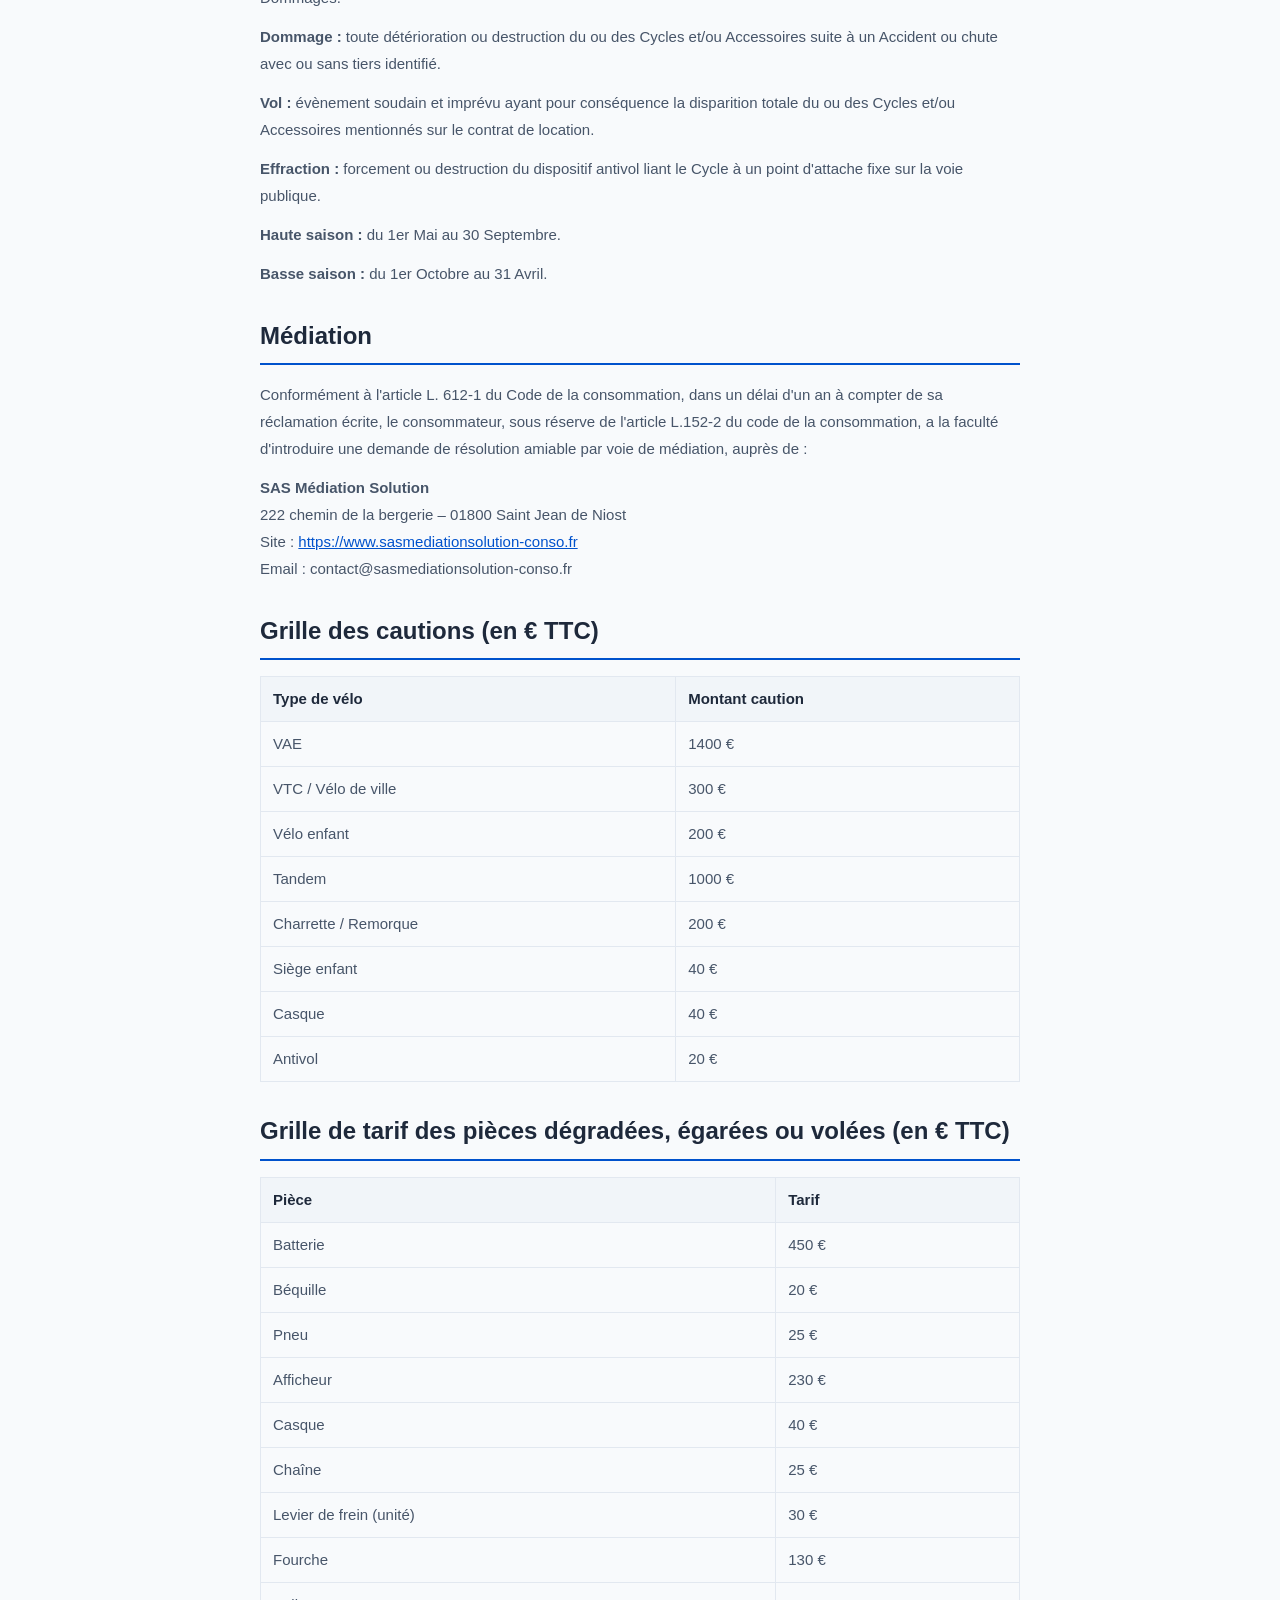
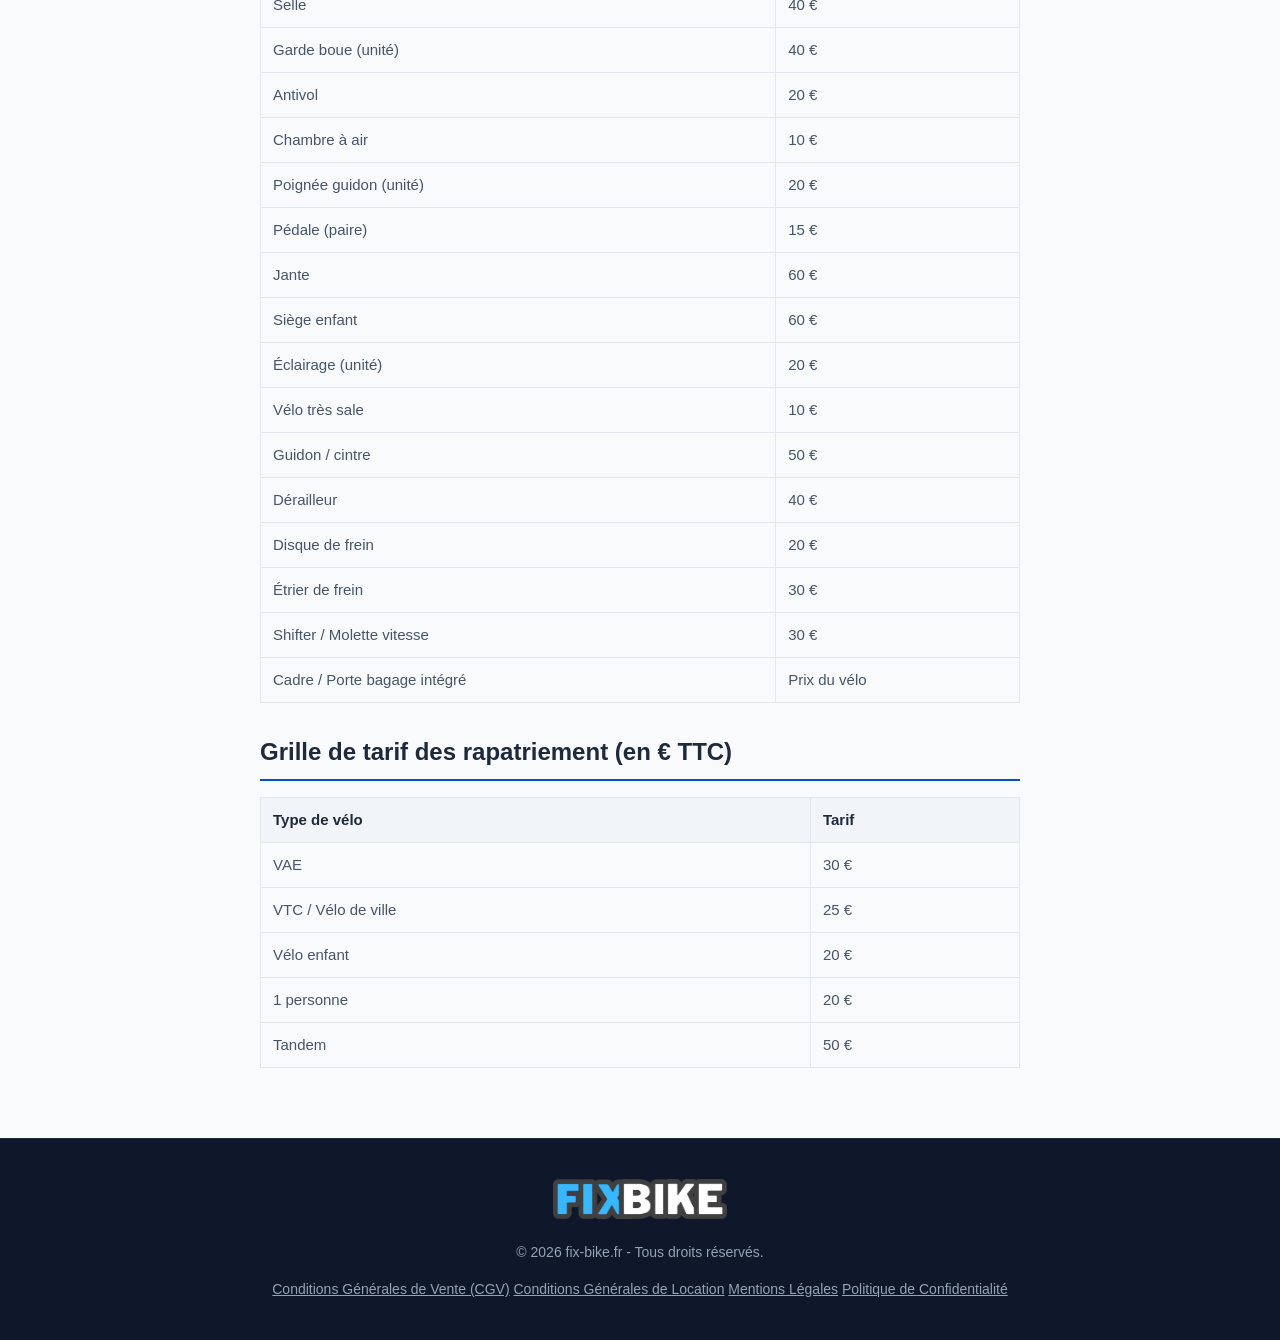
<file: cgl.html>
<!DOCTYPE html>
<html lang="fr">

<head>
    <meta charset="UTF-8">
    <meta name="viewport" content="width=device-width, initial-scale=1.0">
    <title>Conditions Générales de Location - Fix-Bike Annecy</title>
    <link rel="icon" type="image/x-icon" href="assets/favicon.png">
    <link rel="stylesheet" href="style.css">
    <script defer src="https://cdn.vercel-insights.com/v1/script.js"></script>
    <style>
        html,
        body {
            margin: 0;
            padding: 0;
            min-height: 100vh;
            display: flex;
            flex-direction: column;
        }
        main {
            flex: 1;
            padding: 100px 20px 40px;
            max-width: 800px;
            margin: 0 auto;
            width: 100%;
            box-sizing: border-box;
        }
        .legal-section {
            margin-bottom: 30px;
        }
        .legal-section h2 {
            font-size: 24px;
            color: #1e293b;
            border-bottom: 2px solid #0052cc;
            padding-bottom: 8px;
            margin-bottom: 16px;
            margin-top: 30px;
        }
        .legal-section h3 {
            font-size: 18px;
            color: #1e293b;
            margin-top: 20px;
            margin-bottom: 10px;
        }
        .legal-section p {
            font-size: 15px;
            line-height: 1.8;
            color: #475569;
            margin-bottom: 12px;
        }
        .legal-section ul {
            padding-left: 20px;
            font-size: 15px;
            line-height: 1.8;
            color: #475569;
        }
        .legal-section a {
            color: #0052cc;
        }
        table {
            width: 100%;
            border-collapse: collapse;
            margin: 15px 0;
            font-size: 15px;
        }
        table th,
        table td {
            border: 1px solid #e2e8f0;
            padding: 10px 12px;
            text-align: left;
        }
        table th {
            background: #f1f5f9;
            font-weight: 700;
            color: #1e293b;
        }
        table td {
            color: #475569;
        }
        @media (max-width: 600px) {
            main {
                padding: 20px 16px;
            }
            .legal-section h2 {
                font-size: 20px;
            }
        }
    </style>
</head>

<body>

    <custom-header></custom-header>

    <main>
        <a href="index.html" style="display:inline-block; color:#0052cc; text-decoration:none; font-size:15px; font-weight:600; margin-bottom:20px;">← Retour à l'accueil</a>
        <h1 style="font-size: 32px; color: #1e293b; margin-bottom: 10px;">Conditions Générales de Location</h1>

        <div class="legal-section">
            <h2>Prérequis</h2>
            <p>Le Locataire doit être une personne physique de plus de 18 ans reconnaissant être apte à la pratique du vélo et n'avoir aucune contre-indication médicale.</p>
            <p>Tout mineur doit être accompagné par une personne majeure responsable. Pour les mineurs, le tuteur légal s'engage aux termes des présentes conditions à endosser toute responsabilité pour tout Dommage causé directement ou indirectement par le mineur au cours de la location. Un mineur se présentant seul, doit disposer de sa pièce d'identité, d'une autorisation parentale écrite et d'une photocopie de la pièce d'identité de l'auteur de l'autorisation.</p>
            <p>En plus de la Caution exigée, il sera demandé au Locataire la présentation d'une pièce d'identité.</p>
            <p>Le Locataire se déclare en outre en capacité de conduire le Cycle loué.</p>
            <p>Le Locataire déclare être titulaire d'une assurance responsabilité personnelle du fait de l'utilisation du ou des Cycles loués.</p>
        </div>

        <div class="legal-section">
            <h2>Prise d'effet</h2>
            <p>La location prend effet au moment où le Locataire prend possession des biens loués (Cycle et Accessoires) qui lui sont livrés. Il en devient donc responsable pendant toute la durée de la location. Si le Locataire conserve le(s) Cycle(s) et/ou les Accessoires au-delà de cette période sans avoir régularisé sa situation auprès du Loueur, il perd le bénéfice des garanties prévues au contrat.</p>
        </div>

        <div class="legal-section">
            <h2>Mise à disposition</h2>
            <p>Le Locataire reconnaît avoir reçu les biens loués en bon état de fonctionnement. Il déclare avoir eu personnellement toute latitude pour vérifier l'état des biens loués. Lors du départ, le Locataire reconnaît l'état réglementaire et impeccable du Cycle et des Accessoires et s'engage à les utiliser avec soin.</p>
            <p>Tout dysfonctionnement de l'un des biens loués est à signaler directement au Loueur afin de prendre les mesures nécessaires. Les réclamations éventuelles sont à signaler directement, avant de prendre la route, oralement avec le Loueur et à noter par écrit dans le contrat de location. Le Loueur décline toute responsabilité quant aux conséquences d'un signalement tardif des dysfonctionnements.</p>
            <p>Pour chaque location, un casque est proposé aux Locataires. Le port du casque et les antivols sont recommandés. Le Loueur décline toutes responsabilités en cas d'Accident ou de Vol. Le port du casque est obligatoire pour les enfants de moins de 12 ans. Pour les individus de plus de 12 ans, le port du casque est recommandé par le Loueur. Le Locataire reconnaît que le Loueur lui a proposé un casque en prêt, sous réserve de disponibilité.</p>
        </div>

        <div class="legal-section">
            <h2>Utilisation</h2>
            <p>Le Locataire s'engage à ne rien modifier au Cycle loué et aux Accessoires.</p>
            <p>Le Locataire peut utiliser le Cycle loué sur route, pistes cyclables, chemins carrossables. Le Locataire a interdiction d'utiliser le Cycle loué sur des chemins non carrossés ou réservés aux VTT, tels que des chemins rocailleux, sinueux ou boueux.</p>
            <p>Lors de chaque période d'inutilisation du ou des Cycles, le Locataire s'engage à systématiquement attacher le cadre du Cycle et la roue arrière à un support fixe (poteau, barrière, etc.) à l'aide de l'antivol fourni.</p>
            <p>L'utilisation des portes bagages est strictement limitée au port d'une sacoche double de 20 L de contenance pour un poids de 25 kg maximum. Il est interdit de transporter une personne ou un enfant quel qu'en soit son poids.</p>
            <p>Les virages et descentes doivent être négociés avec la plus grande précaution et le Locataire doit rester maître de sa vitesse à tout moment. Le Locataire s'engage à ne pas utiliser le Cycle loué au-delà de ses capacités.</p>
        </div>

        <div class="legal-section">
            <h2>Responsabilité</h2>
            <p>Une mauvaise utilisation du vélo, inappropriée, ou ne respectant pas les conditions générales de location ne pourra impliquer la responsabilité du Loueur, notamment en ce qui concerne les conséquences corporelles, matérielles et immatérielles des accidents de toutes natures.</p>
            <p>Le Locataire déclare être titulaire d'une assurance personnelle en responsabilité civile qui garantit la responsabilité encourue à l'occasion de l'utilisation des biens loués tant par lui-même et que pour les personnes dont il a la garde.</p>
            <p>Le Locataire engage personnellement sa responsabilité pour les Dommages, casses et le Vol subis par les biens loués. Les Dommages subis par les biens loués, le Vol ou la perte seront facturés au Locataire selon le tarif en vigueur (cf. Grille de tarif des biens dégradés, égarés ou volés).</p>
            <p>Le Cycle étant placé sous la responsabilité du Locataire, il lui est recommandé de procéder, préalablement à l'utilisation effective du Cycle, à une vérification élémentaire de ses principaux éléments fonctionnels apparents, et notamment (liste non-limitative) : la bonne fixation de la selle, des pédales, le bon fonctionnement des freins, le bon état général du cadre et des pneumatiques. Il en est de même pour les Accessoires, le Locataire doit s'assurer du bon état, et du bon fonctionnement de ces derniers : la bonne fixation de la charrette, du siège bébé, du casque et de l'antivol.</p>
            <p>Le Locataire est la personne spécifiée dans le contrat de location du vélo. Fondamentalement seule cette personne est autorisée à utiliser le Cycle. Le contrat de location est conclu avec le Locataire en personne. Il n'est, par conséquent, ni cessible, ni transmissible. En cas de prêt du vélo à une tierce personne, le Locataire porte l'entière responsabilité des dégâts qui pourraient être causés au Cycle par le tierce.</p>
            <p>En cas de location multiple (plusieurs Cycles), le Locataire signataire est désigné comme responsable solidaire de l'ensemble du matériel loué et des dommages causés par les membres de son groupe.</p>
            <p>Le Locataire s'engage à utiliser le Cycle avec soin, à pourvoir à son entretien, à régler tous Dommages causés à celui-ci, amendes et dépenses pour toute infraction à la circulation, etc.</p>
            <p>Le Locataire est tenu personnellement responsable de toute infraction au Code de la Route ainsi que des Dommages corporels et matériels qu'il cause à l'occasion de l'utilisation des biens loués dont il a la garde.</p>
            <p>Pour les VAE, seul le Locataire est maître de la consommation et de l'utilisation de la batterie fournie avec le Cycle. En cas d'épuisement de la batterie, le Loueur n'est pas responsable. Le Locataire est informé à son départ quant à l'autonomie de la batterie. Les données énoncées par le Loueur concernant l'autonomie de la batterie sont des moyennes, pour des personnes de poids moyen et peuvent donc variées selon le gabarit des Locataires, le mode d'assistance utilisé et le dénivelé du parcours choisi.</p>
            <p>Sur les circuits demandés par le Locataire, le Loueur n'est en aucun cas responsable de tout incident pouvant survenir sur le parcours, mis à part une défaillance technique devant être signalée par le Locataire au Loueur avant le départ des vélos.</p>
            <p>En vertu des articles 1383 et 1384 du code civil, le Locataire sera tenu comme responsable des dommages occasionnés aux tiers. Il déclare être assuré et s'engage à contacter sa compagnie d'assurance pour tous dommages occasionnés à des tiers découlant de son usage du Cycle loué.</p>
            <p>En cas de mauvaise météo (pluie, neige, grand froid, vent fort), le Locataire est seul responsable de sa décision de louer le Cycle et de l'utilisation qu'il en fait. Il déclare être conscient que ces conditions entraînent des risques de chutes accrues et des distances de freinage allongées. Il s'engage à adapter sa conduite et sa vitesse aux conditions climatiques et à la visibilité.</p>
        </div>

        <div class="legal-section">
            <h2>Interdiction</h2>
            <p>Il est strictement interdit :</p>
            <ul>
                <li>de modifier le Cycle loué, d'effectuer des réparations importantes,</li>
                <li>de sous-louer le Cycle</li>
                <li>de transporter un passager, par exemple sur le porte bagage, de surcharger le Cycle au delà des indications recommandées</li>
                <li>de prolonger la location sans accord préalable du Loueur, sous peine d'application du plein tarif</li>
                <li>de monter et descendre les trottoirs en étant sur le Cycle</li>
                <li>de rouler sur une roue (stoppies, wheeling)</li>
                <li>de faire des dérapages</li>
            </ul>
        </div>

        <div class="legal-section">
            <h2>Propriété</h2>
            <p>Les biens loués restent la propriété exclusive du Loueur pendant la durée de la location. La location opère le transfert de la garde juridique du Cycle loué et engage l'assurance « responsabilité civile » du Locataire en cas de Vol et pour l'intégralité des Dommages qu'il pourra causer à l'occasion de l'utilisation et de la détention de celui-ci, et ce, jusqu'à la restitution du Cycle loué au point de location.</p>
        </div>

        <div class="legal-section">
            <h2>Vol et perte</h2>
            <p>Le Locataire porte responsabilité en cas de Vol, pendant la durée de location le(s) Cycle(s) et/ou les Accessoires se trouvent sous son entière garantie et sous sa garde, ainsi que, le cas échéant, ceux des membres de son groupe. Les Cycles sont à protéger avec les moyens de protection remis contre le Vol.</p>
            <p>Le Vol sans effraction ou suite à une négligence (vélo non attaché à un point fixe) n'est pas couvert par les garanties et entraînera la facturation intégrale du Cycle.</p>
            <p>Un Vol doit être immédiatement signalé pour que le Dommage soit transmis au service public d'ordre (police, gendarmerie).</p>
            <p>En cas de Vol d'un Cycle et/ou d'un Accessoire, le Locataire doit fournir au magasin, dans les 24 heures, l'original du dépôt de plainte pour Vol, délivré par le service public d'ordre (police, gendarmerie).</p>
            <p>En cas de Vol ou perte d'un Cycle et/ou d'un Accessoire, les journées de location effectuées sont à payer en plus de la somme au moins équivalente au montant de la Caution qui sera retenue au titre de dédommagement selon le barèmes figurant sur notre grille tarifaire et correspondant aux biens loués (cf. Grille des cautions et Grille de tarif des pièces dégradées, égarées ou volées).</p>
            <p>Le Locataire ne respectant pas les présentes conditions sera passible de dédommagements estimés par le Loueur.</p>
        </div>

        <div class="legal-section">
            <h2>Durée de location et tarification</h2>
            <p>Lors du départ du Locataire, le Loueur note l'heure de départ. La durée de location est calculée en fonction de l'heure de retour du Locataire en soustrayant l'heure de retour à l'heure de départ.</p>
            <p>La tarification est décomposée en différentes fourchettes horaires. Toute minute entamée dans l'une de ces fourchettes horaires déclenche le tarif de la fourchette horaire concernée (ex: pour une durée de location de 4h05 la fourchette horaire applicable est "plus de 4h/journée").</p>
            <p>Le paiement s'effectue à la restitution des vélos en fonction de la grille tarifaire pour la période concernée généralement ceux affichés en magasin. En cas de doute, le Locataire est prié de demander les tarifs en vigueur au Loueur.</p>
            <p>Toute somme due pourra être prélevée sur la Caution en cas de refus de paiement. En l'absence de paiement 48h après la restitution des vélos, des poursuites pourront être engagées.</p>
        </div>

        <div class="legal-section">
            <h2>Prolongation</h2>
            <p>Le montant de la Caution ne peut en aucune façon servir pour couvrir une prolongation. En cas de prolongation, le Locataire se doit de prévenir le Loueur sous peine de pénalité à payer lors de restitution des vélos allant jusqu'à 50% du prix final.</p>
            <p>Le Loueur à le droit de refuser une demande de prolongation, et ce, sans motif.</p>
            <p>Sans nouvelle du Locataire dans un délai de 48h, l'intégralité de la caution sera encaissée, et des poursuites seront engagées. Les jours d'immobilisation des vélos seront comptabilisés comme durée de location.</p>
        </div>

        <div class="legal-section">
            <h2>Dépassement d'horaire</h2>
            <p>Tout Locataire est seul responsable de la gestion de son temps, de ce fait, aucun retour ne sera effectué après les horaires de fermeture en vigueur durant la période concernée.</p>
            <p>Le Locataire doit s'informer auprès du Loueur afin de connaître et de valider les horaires d'ouvertures en vigueur durant la période concernée. Les horaires de fermeture sont ceux indiqués sur le site web (www.fix-bike.fr) auxquels il faut retrancher 15 min (ex : pour une fermeture à 21h, le dernier délai pour rapporter les vélos est de 20h45).</p>
            <p>Si le Loueur accepte un retour après la fermeture du magasin, le Locataire devra s'acquitter de frais supplémentaires à hauteur de 1 € pour chaque minute dépassée après l'heure de fermeture.</p>
            <p>Si le Locataire ne retourne pas le vélo le jour même avant l'horaire de fermeture, il sera automatiquement facturé pour la durée de location, plus une pénalité pouvant aller jusqu'à 50% du prix final (ex: si le prix final est de 43€, la pénalité peut aller jusqu'à 21,5€ de plus que le prix final, soit 64,5€).</p>
        </div>

        <div class="legal-section">
            <h2>Retour des vélos</h2>
            <p>Les Cycles sont à rendre complets et avec les mêmes Accessoires que lorsqu'ils ont été pris. Tous les Accessoires de prêt sont à rendre en état irréprochable sous peine d'une compensation financière (cf. Grille de tarif des pièces dégradées, égarées ou volées).</p>
            <p>Les Cycles doivent être rendus propres et dans l'état dans lesquels ils ont été mis à disposition lors du départ sans tenir compte de l'usure normale. Le Loueur est le seul à juger de l'état de propreté du Cycle. Si le Loueur estime que le Cycle est trop sale par rapport au condition météo du jour, il peut facturer le Locataire jusqu'à hauteur de 10€.</p>
            <p>Tous les dommages causés sont à signaler immédiatement au Loueur. Le Locataire loue le Cycle en parfait état de marche. Il doit s'assurer de ramener ou de faire rapatrier le Cycle au point de location de départ en cas de problème mécanique sous peine de pénalités.</p>
            <p>Les Cycles doivent impérativement être ramenés au point de départ de la location à l'exception d'un accord préalable avec le Loueur.</p>
        </div>

        <div class="legal-section">
            <h2>Réservation</h2>
            <p>Les réservations peuvent être prises 2 mois maximum à l'avance de la date de réservation. Les réservations sont valables uniquement pour récupérer les vélos dans la matinée, jusqu'à 10h30 pendant la haute saison.</p>
            <p>Les réservations sont valables pour une période de 30 min en basse saison et 15 min en haute saison à compter de l'heure de réservation (ex : une réservation en basse saison pour 9h30 est valable jusqu'à 10h). Une fois ce délai dépassé, le Loueur se réserve le droit de remettre les vélos de la réservation à la location. Aucune compensation ne pourra être réclamée. Au moment de la réservation, le Locataire assume avoir pris connaissance de ces conditions.</p>
        </div>

        <div class="legal-section">
            <h2>Réduction</h2>
            <p>Des réductions allant de 5% à 20% sont proposées en délivrant physiquement les cartes de réduction au Loueur. La direction se réserve cependant, le droit de modifier les périodes et/ou le taux de réduction sans préavis. Les réductions partenaires sont non cumulables avec celles en vigueur et correspondant à la période de location. La plus favorable pour le client sera, dans ce cas, appliquée.</p>
        </div>

        <div class="legal-section">
            <h2>Caution</h2>
            <p>À titre de garantie, le Locataire pourra être invité à déposer une pièce d'identité originale ou une caution par empreinte bancaire (cf. Grille des cautions). Cette Caution n'est pas encaissée durant la durée de la location.</p>
            <p>Le Loueur se réserve le droit de vérifier la validité des coordonnées téléphoniques du Locataire par un appel ou SMS de test au moment du départ.</p>
            <p>Lors de la restitution des biens loués, la Caution du Locataire est clôturée si le Loueur ne constate aucun dommage sur le(s) Cycle(s) loué(s).</p>
            <p>Le Locataire autorise le Loueur à prélever sur la Caution les sommes dues en réparation des Dommages et Vols dont les coûts sont fixés ci-dessous (cf. Grille des cautions et Grille de tarif des pièces dégradées, égarées ou volées) si le Locataire refuse de payer les Dommages sur le(s) Cycle(s) de son gré.</p>
            <p>Il est convenu que le montant de la Caution ne serait, en aucun cas constituer une limite de garantie, le Loueur conservant, le cas échéant, le droit de poursuivre le Locataire à l'effet d'obtenir l'entier dédommagement de son préjudice.</p>
        </div>

        <div class="legal-section">
            <h2>Assistance</h2>
            <p>Le Loueur intervient auprès du Locataire uniquement en cas de panne mécanique dont le Locataire n'est pas responsable (ex : crevaison, chaîne qui déraille souvent, jeu dans l'axe de roue).</p>
            <p>Le Loueur intervient uniquement en cas de panne mécanique autour du lac, c'est-à-dire sur la piste cyclable permettant de faire le tour du Lac. Pour toutes autres pannes mécaniques causées par le Locataire et/ou en dehors des pistes cyclable permettant de faire le tour du Lac, le Loueur n'a aucune obligation de venir en assistance au Locataire. L'intervention du Loueur sera facturée au Locataire (cf. Grille de tarif des pièces dégradées, égarées ou volées).</p>
            <p>En cas de nécessité d'une réparation, le Locataire devra se présenter auprès du point de location. Il sera procédé à la réparation ou à l'échange du vélo loué.</p>
            <p>En cas de panne dont Locataire est responsable, le Loueur se réserve la possibilité, soit de prélever les sommes dues sur le dépôt de garantie, soit de facturer le Locataire (cf. Grille de tarif des pièces dégradées, égarées ou volées).</p>
            <p>Pour tout Cycle en état de rouler (de même pour les VAE dont la batterie est épuisée), le Locataire à le devoir de le restituer au point de location, sous peine de frais de rapatriement (cf. Grille de tarif de rapatriement). Il en va de même, après réparation ou remplacement du Cycle au Locataire, tout rapatriement des Locataires ou de(s) Cycle(s) sera facturé au Locataire en plus du prix de la Location en cours (cf. Grille de tarif de rapatriement).</p>
        </div>

        <div class="legal-section">
            <h2>Dispositions diverses</h2>
            <p>En cas d'inexécution par le Locataire de l'une quelconque de ses obligations contractuelles, le Loueur pourra de plein droit mettre fin par anticipation à la location, sans préjudice de tous autres droits. Le présent contrat est soumis au droit français.</p>
        </div>

        <div class="legal-section">
            <h2>Différent</h2>
            <p>En cas de contestation quelconque relative à l'exécution, l'interprétation ou la résiliation du présent contrat, le tribunal compétent sera celui du siège social du Loueur HIGHWAY auquel les parties attribuent une compétence exclusive.</p>
        </div>

        <div class="legal-section">
            <h2>Définitions</h2>
            <p><strong>Loueur :</strong> société de location de vélos HIGHWAY, nom commercial : Véloc'Annecy</p>
            <p><strong>Cycle :</strong> vélo loué chez le Loueur, quel qu'en soit le type.</p>
            <p><strong>Locataire :</strong> personne qui loue le(s) Cycle(s) auprès du Loueur.</p>
            <p><strong>Accessoires :</strong> tout objet fournis en plus du Cycle, à savoir, antivol, casque, panier, siège bébé, remorque/charrette.</p>
            <p><strong>VAE :</strong> vélo à assistance électrique.</p>
            <p><strong>VTC :</strong> vélo tout chemin.</p>
            <p><strong>Caution :</strong> dépôt de garantie.</p>
            <p><strong>Accident :</strong> tout événement soudain, imprévu et extérieur au bien endommagé et constituant la cause des Dommages.</p>
            <p><strong>Dommage :</strong> toute détérioration ou destruction du ou des Cycles et/ou Accessoires suite à un Accident ou chute avec ou sans tiers identifié.</p>
            <p><strong>Vol :</strong> évènement soudain et imprévu ayant pour conséquence la disparition totale du ou des Cycles et/ou Accessoires mentionnés sur le contrat de location.</p>
            <p><strong>Effraction :</strong> forcement ou destruction du dispositif antivol liant le Cycle à un point d'attache fixe sur la voie publique.</p>
            <p><strong>Haute saison :</strong> du 1er Mai au 30 Septembre.</p>
            <p><strong>Basse saison :</strong> du 1er Octobre au 31 Avril.</p>
        </div>

        <div class="legal-section">
            <h2>Médiation</h2>
            <p>Conformément à l'article L. 612-1 du Code de la consommation, dans un délai d'un an à compter de sa réclamation écrite, le consommateur, sous réserve de l'article L.152-2 du code de la consommation, a la faculté d'introduire une demande de résolution amiable par voie de médiation, auprès de :</p>
            <p>
                <strong>SAS Médiation Solution</strong><br>
                222 chemin de la bergerie – 01800 Saint Jean de Niost<br>
                Site : <a href="https://www.sasmediationsolution-conso.fr" target="_blank" rel="noopener noreferrer">https://www.sasmediationsolution-conso.fr</a><br>
                Email : contact@sasmediationsolution-conso.fr
            </p>
        </div>

        <div class="legal-section">
            <h2>Grille des cautions (en € TTC)</h2>
            <table>
                <thead>
                    <tr>
                        <th>Type de vélo</th>
                        <th>Montant caution</th>
                    </tr>
                </thead>
                <tbody>
                    <tr>
                        <td>VAE</td>
                        <td>1400 €</td>
                    </tr>
                    <tr>
                        <td>VTC / Vélo de ville</td>
                        <td>300 €</td>
                    </tr>
                    <tr>
                        <td>Vélo enfant</td>
                        <td>200 €</td>
                    </tr>
                    <tr>
                        <td>Tandem</td>
                        <td>1000 €</td>
                    </tr>
                    <tr>
                        <td>Charrette / Remorque</td>
                        <td>200 €</td>
                    </tr>
                    <tr>
                        <td>Siège enfant</td>
                        <td>40 €</td>
                    </tr>
                    <tr>
                        <td>Casque</td>
                        <td>40 €</td>
                    </tr>
                    <tr>
                        <td>Antivol</td>
                        <td>20 €</td>
                    </tr>
                </tbody>
            </table>
        </div>

        <div class="legal-section">
            <h2>Grille de tarif des pièces dégradées, égarées ou volées (en € TTC)</h2>
            <table>
                <thead>
                    <tr>
                        <th>Pièce</th>
                        <th>Tarif</th>
                    </tr>
                </thead>
                <tbody>
                    <tr><td>Batterie</td><td>450 €</td></tr>
                    <tr><td>Béquille</td><td>20 €</td></tr>
                    <tr><td>Pneu</td><td>25 €</td></tr>
                    <tr><td>Afficheur</td><td>230 €</td></tr>
                    <tr><td>Casque</td><td>40 €</td></tr>
                    <tr><td>Chaîne</td><td>25 €</td></tr>
                    <tr><td>Levier de frein (unité)</td><td>30 €</td></tr>
                    <tr><td>Fourche</td><td>130 €</td></tr>
                    <tr><td>Selle</td><td>40 €</td></tr>
                    <tr><td>Garde boue (unité)</td><td>40 €</td></tr>
                    <tr><td>Antivol</td><td>20 €</td></tr>
                    <tr><td>Chambre à air</td><td>10 €</td></tr>
                    <tr><td>Poignée guidon (unité)</td><td>20 €</td></tr>
                    <tr><td>Pédale (paire)</td><td>15 €</td></tr>
                    <tr><td>Jante</td><td>60 €</td></tr>
                    <tr><td>Siège enfant</td><td>60 €</td></tr>
                    <tr><td>Éclairage (unité)</td><td>20 €</td></tr>
                    <tr><td>Vélo très sale</td><td>10 €</td></tr>
                    <tr><td>Guidon / cintre</td><td>50 €</td></tr>
                    <tr><td>Dérailleur</td><td>40 €</td></tr>
                    <tr><td>Disque de frein</td><td>20 €</td></tr>
                    <tr><td>Étrier de frein</td><td>30 €</td></tr>
                    <tr><td>Shifter / Molette vitesse</td><td>30 €</td></tr>
                    <tr><td>Cadre / Porte bagage intégré</td><td>Prix du vélo</td></tr>
                </tbody>
            </table>
        </div>

        <div class="legal-section">
            <h2>Grille de tarif des rapatriement (en € TTC)</h2>
            <table>
                <thead>
                    <tr>
                        <th>Type de vélo</th>
                        <th>Tarif</th>
                    </tr>
                </thead>
                <tbody>
                    <tr><td>VAE</td><td>30 €</td></tr>
                    <tr><td>VTC / Vélo de ville</td><td>25 €</td></tr>
                    <tr><td>Vélo enfant</td><td>20 €</td></tr>
                    <tr><td>1 personne</td><td>20 €</td></tr>
                    <tr><td>Tandem</td><td>50 €</td></tr>
                </tbody>
            </table>
        </div>

    </main>

    <custom-footer></custom-footer>

    <script src="script.js"></script>
</body>

</html>
</file>
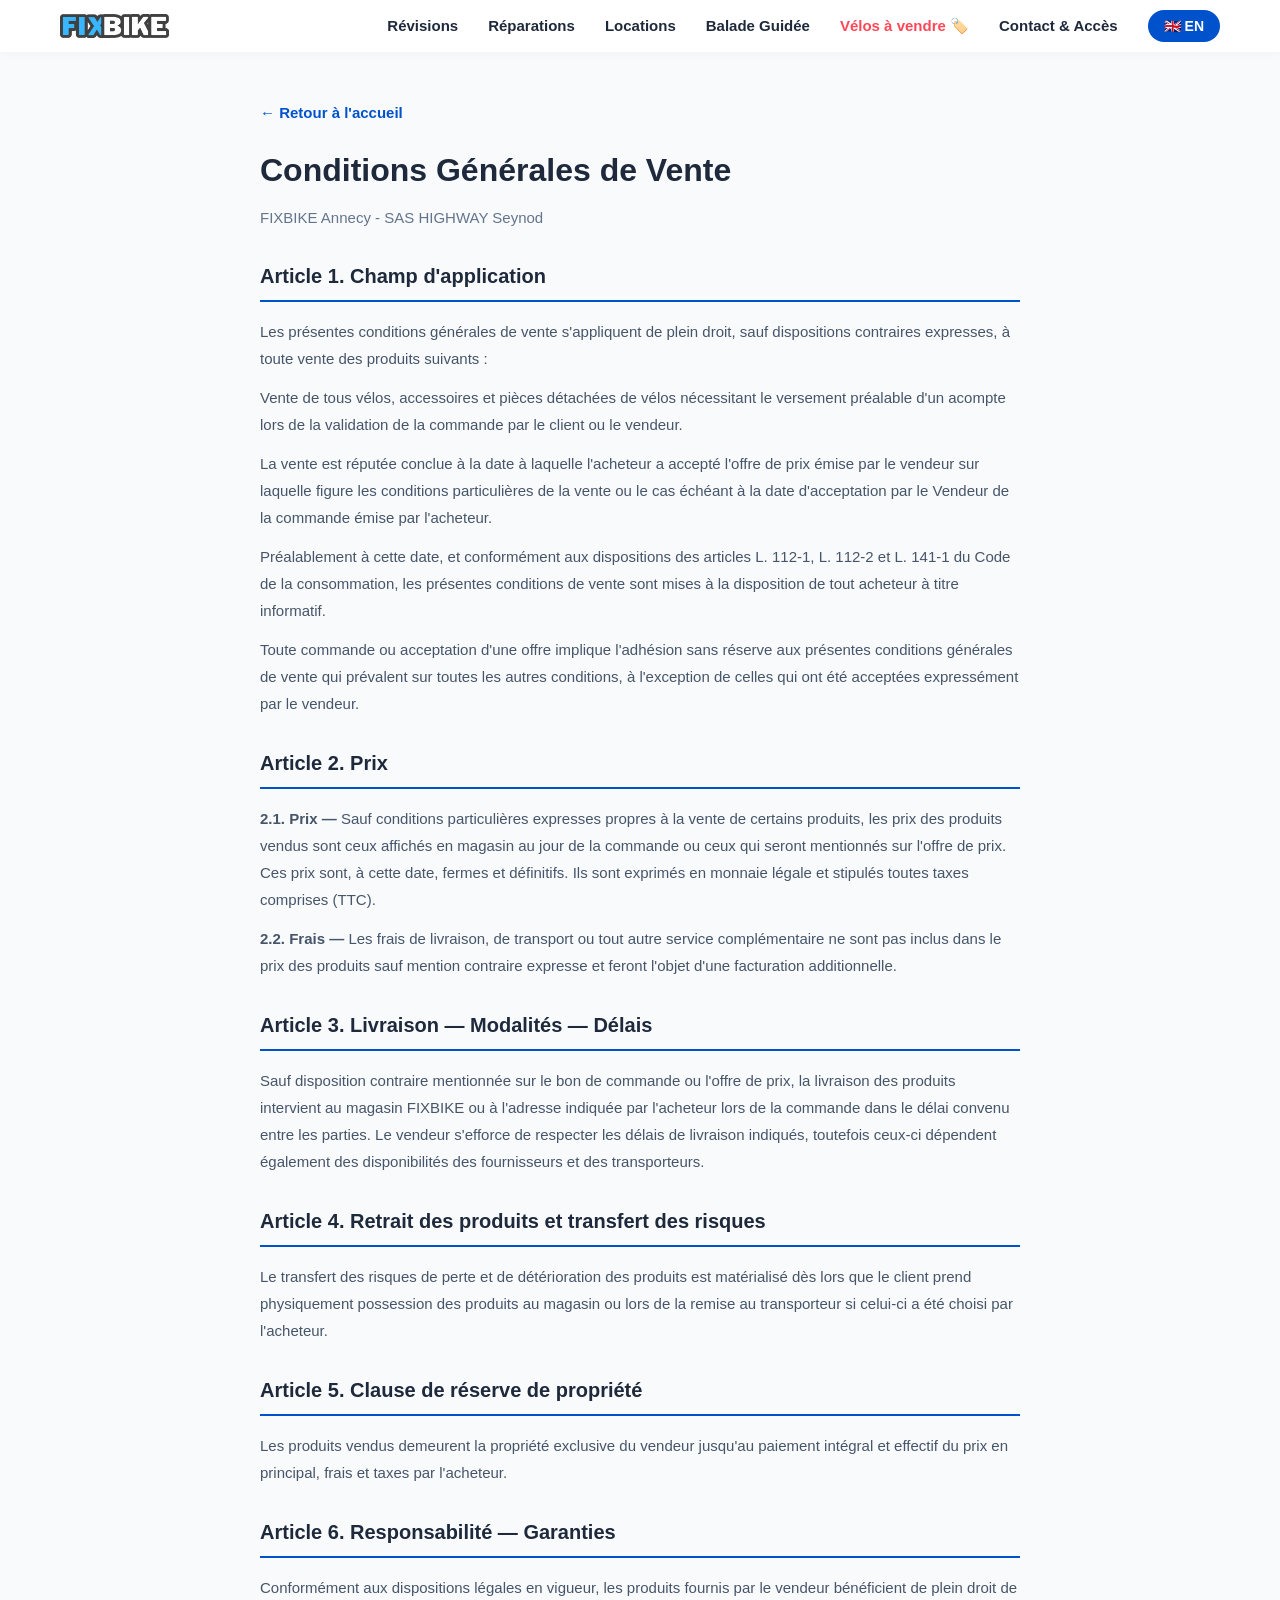
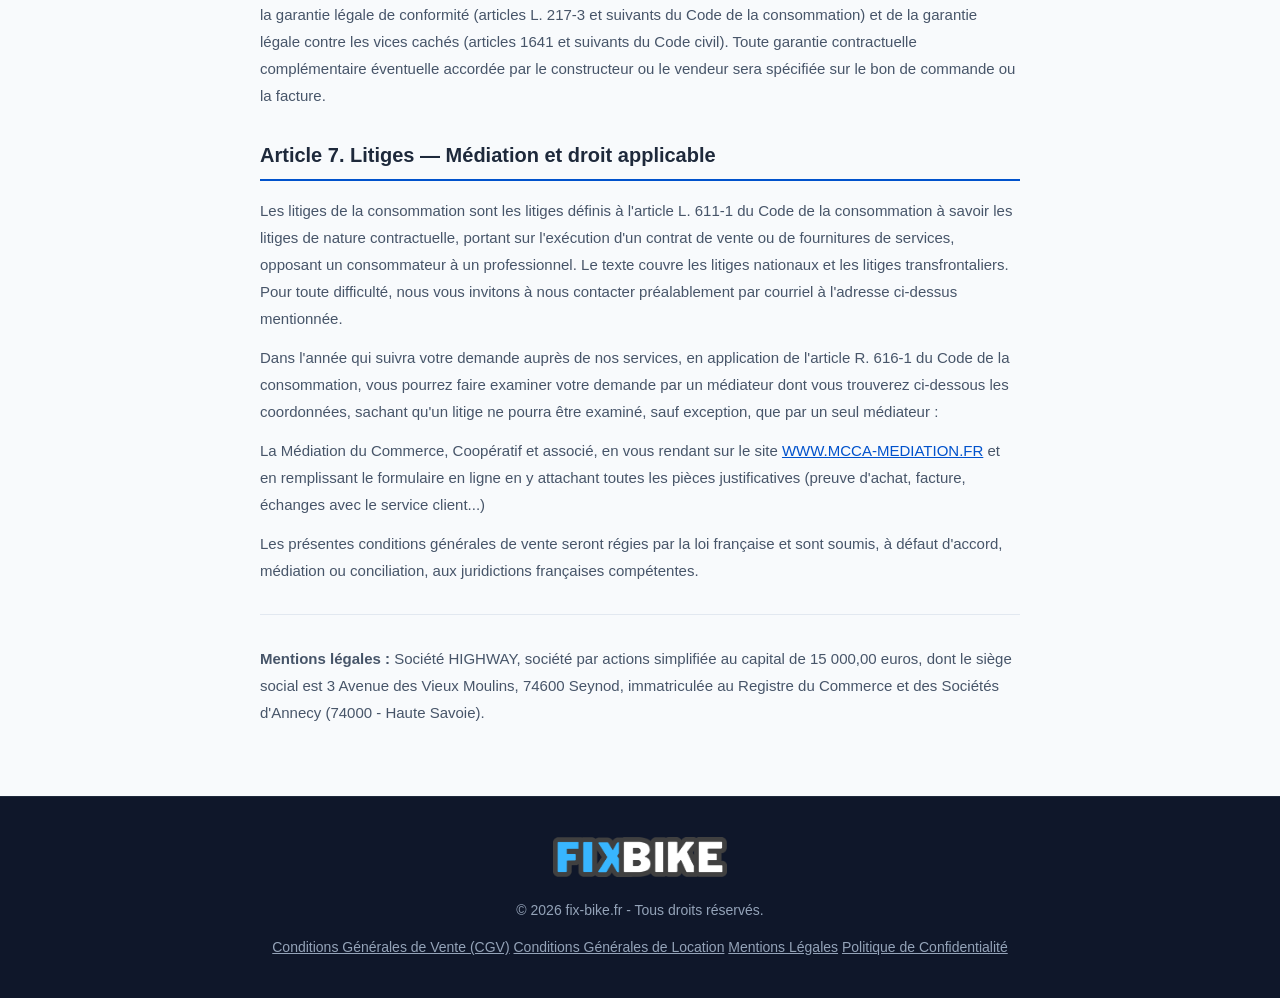
<file: cgv.html>
<!DOCTYPE html>
<html lang="fr">
<head>
    <meta charset="UTF-8">
    <meta name="viewport" content="width=device-width, initial-scale=1.0">
    <title>Conditions Générales de Vente - Fix-Bike Annecy</title>
    <link rel="icon" type="image/x-icon" href="assets/favicon.png">
    <link rel="stylesheet" href="style.css">
    <script defer src="https://cdn.vercel-insights.com/v1/script.js"></script>
    <style>
        html,
        body {
            margin: 0;
            padding: 0;
            min-height: 100vh;
            display: flex;
            flex-direction: column;
        }
        main {
            flex: 1;
            padding: 100px 20px 40px;
            max-width: 800px;
            margin: 0 auto;
            width: 100%;
            box-sizing: border-box;
        }
        .legal-section {
            margin-bottom: 30px;
        }
        .legal-section h2 {
            font-size: 20px;
            color: #1e293b;
            border-bottom: 2px solid #0052cc;
            padding-bottom: 8px;
            margin-bottom: 16px;
            margin-top: 30px;
        }
        .legal-section p {
            font-size: 15px;
            line-height: 1.8;
            color: #475569;
            margin-bottom: 12px;
        }
        .legal-section a {
            color: #0052cc;
        }
        hr {
            border: 0;
            border-top: 1px solid #e2e8f0;
            margin: 30px 0;
        }
        @media (max-width: 600px) {
            main {
                padding: 20px 16px;
            }
            .legal-section h2 {
                font-size: 18px;
            }
        }
    </style>
</head>
<body>

    <custom-header></custom-header>

    <main>
        <a href="index.html" style="display:inline-block; color:#0052cc; text-decoration:none; font-size:15px; font-weight:600; margin-bottom:20px;">← Retour à l'accueil</a>
        <h1 style="font-size: 32px; color: #1e293b; margin-bottom: 10px;">Conditions Générales de Vente</h1>
        <p style="font-size: 15px; color: #64748b; margin-bottom: 30px;">FIXBIKE Annecy - SAS HIGHWAY Seynod</p>

        <div class="legal-section">
            <h2>Article 1. Champ d'application</h2>
            <p>Les présentes conditions générales de vente s'appliquent de plein droit, sauf dispositions contraires expresses, à toute vente des produits suivants :</p>
            <p>Vente de tous vélos, accessoires et pièces détachées de vélos nécessitant le versement préalable d'un acompte lors de la validation de la commande par le client ou le vendeur.</p>
            <p>La vente est réputée conclue à la date à laquelle l'acheteur a accepté l'offre de prix émise par le vendeur sur laquelle figure les conditions particulières de la vente ou le cas échéant à la date d'acceptation par le Vendeur de la commande émise par l'acheteur.</p>
            <p>Préalablement à cette date, et conformément aux dispositions des articles L. 112-1, L. 112-2 et L. 141-1 du Code de la consommation, les présentes conditions de vente sont mises à la disposition de tout acheteur à titre informatif.</p>
            <p>Toute commande ou acceptation d'une offre implique l'adhésion sans réserve aux présentes conditions générales de vente qui prévalent sur toutes les autres conditions, à l'exception de celles qui ont été acceptées expressément par le vendeur.</p>
        </div>

        <div class="legal-section">
            <h2>Article 2. Prix</h2>
            <p><strong>2.1. Prix —</strong> Sauf conditions particulières expresses propres à la vente de certains produits, les prix des produits vendus sont ceux affichés en magasin au jour de la commande ou ceux qui seront mentionnés sur l'offre de prix. Ces prix sont, à cette date, fermes et définitifs. Ils sont exprimés en monnaie légale et stipulés toutes taxes comprises (TTC).</p>
            <p><strong>2.2. Frais —</strong> Les frais de livraison, de transport ou tout autre service complémentaire ne sont pas inclus dans le prix des produits sauf mention contraire expresse et feront l'objet d'une facturation additionnelle.</p>
        </div>

        <div class="legal-section">
            <h2>Article 3. Livraison — Modalités — Délais</h2>
            <p>Sauf disposition contraire mentionnée sur le bon de commande ou l'offre de prix, la livraison des produits intervient au magasin FIXBIKE ou à l'adresse indiquée par l'acheteur lors de la commande dans le délai convenu entre les parties. Le vendeur s'efforce de respecter les délais de livraison indiqués, toutefois ceux-ci dépendent également des disponibilités des fournisseurs et des transporteurs.</p>
        </div>

        <div class="legal-section">
            <h2>Article 4. Retrait des produits et transfert des risques</h2>
            <p>Le transfert des risques de perte et de détérioration des produits est matérialisé dès lors que le client prend physiquement possession des produits au magasin ou lors de la remise au transporteur si celui-ci a été choisi par l'acheteur.</p>
        </div>

        <div class="legal-section">
            <h2>Article 5. Clause de réserve de propriété</h2>
            <p>Les produits vendus demeurent la propriété exclusive du vendeur jusqu'au paiement intégral et effectif du prix en principal, frais et taxes par l'acheteur.</p>
        </div>

        <div class="legal-section">
            <h2>Article 6. Responsabilité — Garanties</h2>
            <p>Conformément aux dispositions légales en vigueur, les produits fournis par le vendeur bénéficient de plein droit de la garantie légale de conformité (articles L. 217-3 et suivants du Code de la consommation) et de la garantie légale contre les vices cachés (articles 1641 et suivants du Code civil). Toute garantie contractuelle complémentaire éventuelle accordée par le constructeur ou le vendeur sera spécifiée sur le bon de commande ou la facture.</p>
        </div>

        <div class="legal-section">
            <h2>Article 7. Litiges — Médiation et droit applicable</h2>
            <p>Les litiges de la consommation sont les litiges définis à l'article L. 611-1 du Code de la consommation à savoir les litiges de nature contractuelle, portant sur l'exécution d'un contrat de vente ou de fournitures de services, opposant un consommateur à un professionnel. Le texte couvre les litiges nationaux et les litiges transfrontaliers. Pour toute difficulté, nous vous invitons à nous contacter préalablement par courriel à l'adresse ci-dessus mentionnée.</p>
            <p>Dans l'année qui suivra votre demande auprès de nos services, en application de l'article R. 616-1 du Code de la consommation, vous pourrez faire examiner votre demande par un médiateur dont vous trouverez ci-dessous les coordonnées, sachant qu'un litige ne pourra être examiné, sauf exception, que par un seul médiateur :</p>
            <p>La Médiation du Commerce, Coopératif et associé, en vous rendant sur le site <a href="https://www.mcca-mediation.fr" target="_blank" rel="noopener noreferrer">WWW.MCCA-MEDIATION.FR</a> et en remplissant le formulaire en ligne en y attachant toutes les pièces justificatives (preuve d'achat, facture, échanges avec le service client...)</p>
            <p>Les présentes conditions générales de vente seront régies par la loi française et sont soumis, à défaut d'accord, médiation ou conciliation, aux juridictions françaises compétentes.</p>
        </div>

        <hr>

        <div class="legal-section" style="font-size: 14px; color: #64748b;">
            <p><strong>Mentions légales :</strong> Société HIGHWAY, société par actions simplifiée au capital de 15 000,00 euros, dont le siège social est 3 Avenue des Vieux Moulins, 74600 Seynod, immatriculée au Registre du Commerce et des Sociétés d'Annecy (74000 - Haute Savoie).</p>
        </div>
    </main>

    <custom-footer></custom-footer>

    <script src="script.js"></script>
</body>
</html>
</file>
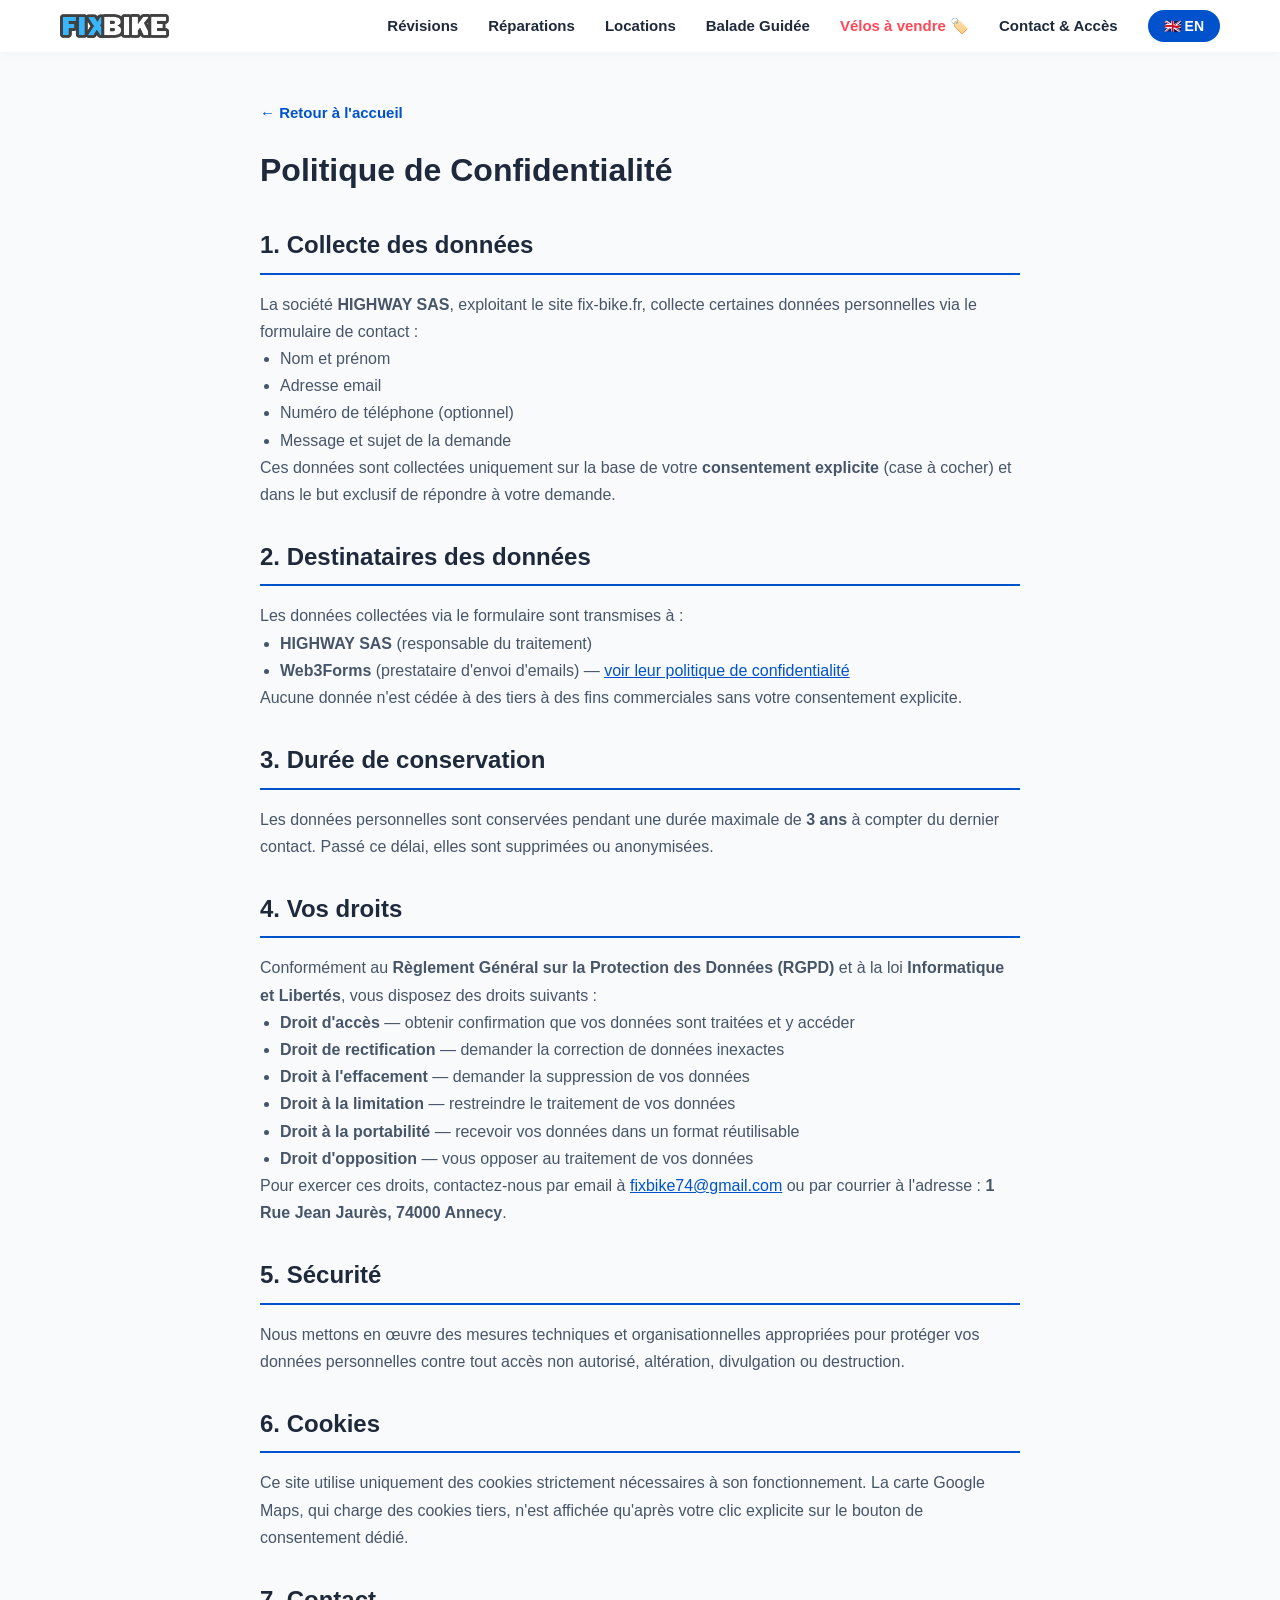
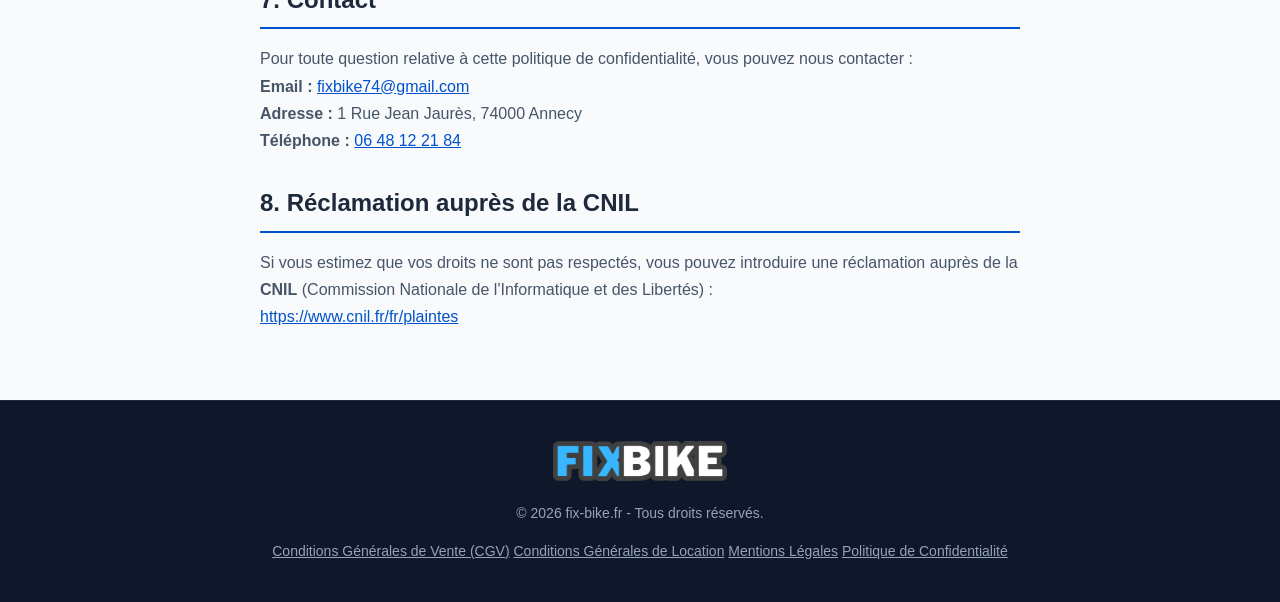
<file: confidentialite.html>
<!DOCTYPE html>
<html lang="fr">

<head>
    <meta charset="UTF-8">
    <meta name="viewport" content="width=device-width, initial-scale=1.0">
    <title>Politique de Confidentialité - Fix-Bike Annecy</title>
    <link rel="icon" type="image/x-icon" href="assets/favicon.png">
    <link rel="stylesheet" href="style.css">
    <script defer src="https://cdn.vercel-insights.com/v1/script.js"></script>
    <style>
        html,
        body {
            margin: 0;
            padding: 0;
            min-height: 100vh;
            display: flex;
            flex-direction: column;
        }
        main {
            flex: 1;
            padding: 100px 20px 40px;
            max-width: 800px;
            margin: 0 auto;
            width: 100%;
            box-sizing: border-box;
        }
        .legal-section {
            margin-bottom: 30px;
        }
        .legal-section h2 {
            font-size: 24px;
            color: #1e293b;
            border-bottom: 2px solid #0052cc;
            padding-bottom: 8px;
            margin-bottom: 16px;
        }
        .legal-section h3 {
            font-size: 20px;
            color: #1e293b;
            margin-top: 20px;
            margin-bottom: 10px;
        }
        .legal-section p, .legal-section li {
            font-size: 16px;
            line-height: 1.7;
            color: #475569;
        }
        .legal-section ul {
            padding-left: 20px;
        }
        .legal-section a {
            color: #0052cc;
        }
        @media (max-width: 600px) {
            main {
                padding: 20px 16px;
            }
            .legal-section h2 {
                font-size: 20px;
            }
        }
    </style>
</head>

<body>

    <custom-header></custom-header>

    <main>
        <a href="index.html" style="display:inline-block; color:#0052cc; text-decoration:none; font-size:15px; font-weight:600; margin-bottom:20px;">← Retour à l'accueil</a>
        <h1 style="font-size: 32px; color: #1e293b; margin-bottom: 30px;">Politique de Confidentialité</h1>

        <div class="legal-section">
            <h2>1. Collecte des données</h2>
            <p>
                La société <strong>HIGHWAY SAS</strong>, exploitant le site fix-bike.fr, collecte certaines données personnelles via le formulaire de contact :
            </p>
            <ul>
                <li>Nom et prénom</li>
                <li>Adresse email</li>
                <li>Numéro de téléphone (optionnel)</li>
                <li>Message et sujet de la demande</li>
            </ul>
            <p>
                Ces données sont collectées uniquement sur la base de votre <strong>consentement explicite</strong> (case à cocher) et dans le but exclusif de répondre à votre demande.
            </p>
        </div>

        <div class="legal-section">
            <h2>2. Destinataires des données</h2>
            <p>
                Les données collectées via le formulaire sont transmises à :
            </p>
            <ul>
                <li><strong>HIGHWAY SAS</strong> (responsable du traitement)</li>
                <li><strong>Web3Forms</strong> (prestataire d'envoi d'emails) — <a href="https://www.web3forms.com/privacy" target="_blank" rel="noopener noreferrer">voir leur politique de confidentialité</a></li>
            </ul>
            <p>
                Aucune donnée n'est cédée à des tiers à des fins commerciales sans votre consentement explicite.
            </p>
        </div>

        <div class="legal-section">
            <h2>3. Durée de conservation</h2>
            <p>
                Les données personnelles sont conservées pendant une durée maximale de <strong>3 ans</strong> à compter du dernier contact. Passé ce délai, elles sont supprimées ou anonymisées.
            </p>
        </div>

        <div class="legal-section">
            <h2>4. Vos droits</h2>
            <p>
                Conformément au <strong>Règlement Général sur la Protection des Données (RGPD)</strong> et à la loi <strong>Informatique et Libertés</strong>, vous disposez des droits suivants :
            </p>
            <ul>
                <li><strong>Droit d'accès</strong> — obtenir confirmation que vos données sont traitées et y accéder</li>
                <li><strong>Droit de rectification</strong> — demander la correction de données inexactes</li>
                <li><strong>Droit à l'effacement</strong> — demander la suppression de vos données</li>
                <li><strong>Droit à la limitation</strong> — restreindre le traitement de vos données</li>
                <li><strong>Droit à la portabilité</strong> — recevoir vos données dans un format réutilisable</li>
                <li><strong>Droit d'opposition</strong> — vous opposer au traitement de vos données</li>
            </ul>
            <p>
                Pour exercer ces droits, contactez-nous par email à <a href="mailto:fixbike74@gmail.com">fixbike74@gmail.com</a> ou par courrier à l'adresse : <strong>1 Rue Jean Jaurès, 74000 Annecy</strong>.
            </p>
        </div>

        <div class="legal-section">
            <h2>5. Sécurité</h2>
            <p>
                Nous mettons en œuvre des mesures techniques et organisationnelles appropriées pour protéger vos données personnelles contre tout accès non autorisé, altération, divulgation ou destruction.
            </p>
        </div>

        <div class="legal-section">
            <h2>6. Cookies</h2>
            <p>
                Ce site utilise uniquement des cookies strictement nécessaires à son fonctionnement. 
                La carte Google Maps, qui charge des cookies tiers, n'est affichée qu'après votre clic explicite sur le bouton de consentement dédié.
            </p>
        </div>

        <div class="legal-section">
            <h2>7. Contact</h2>
            <p>
                Pour toute question relative à cette politique de confidentialité, vous pouvez nous contacter :<br>
                <strong>Email :</strong> <a href="mailto:fixbike74@gmail.com">fixbike74@gmail.com</a><br>
                <strong>Adresse :</strong> 1 Rue Jean Jaurès, 74000 Annecy<br>
                <strong>Téléphone :</strong> <a href="tel:+33648122184">06 48 12 21 84</a>
            </p>
        </div>

        <div class="legal-section">
            <h2>8. Réclamation auprès de la CNIL</h2>
            <p>
                Si vous estimez que vos droits ne sont pas respectés, vous pouvez introduire une réclamation auprès de la <strong>CNIL</strong> (Commission Nationale de l'Informatique et des Libertés) :<br>
                <a href="https://www.cnil.fr/fr/plaintes" target="_blank" rel="noopener noreferrer">https://www.cnil.fr/fr/plaintes</a>
            </p>
        </div>
    </main>

    <custom-footer></custom-footer>

    <script src="script.js"></script>
</body>

</html>
</file>
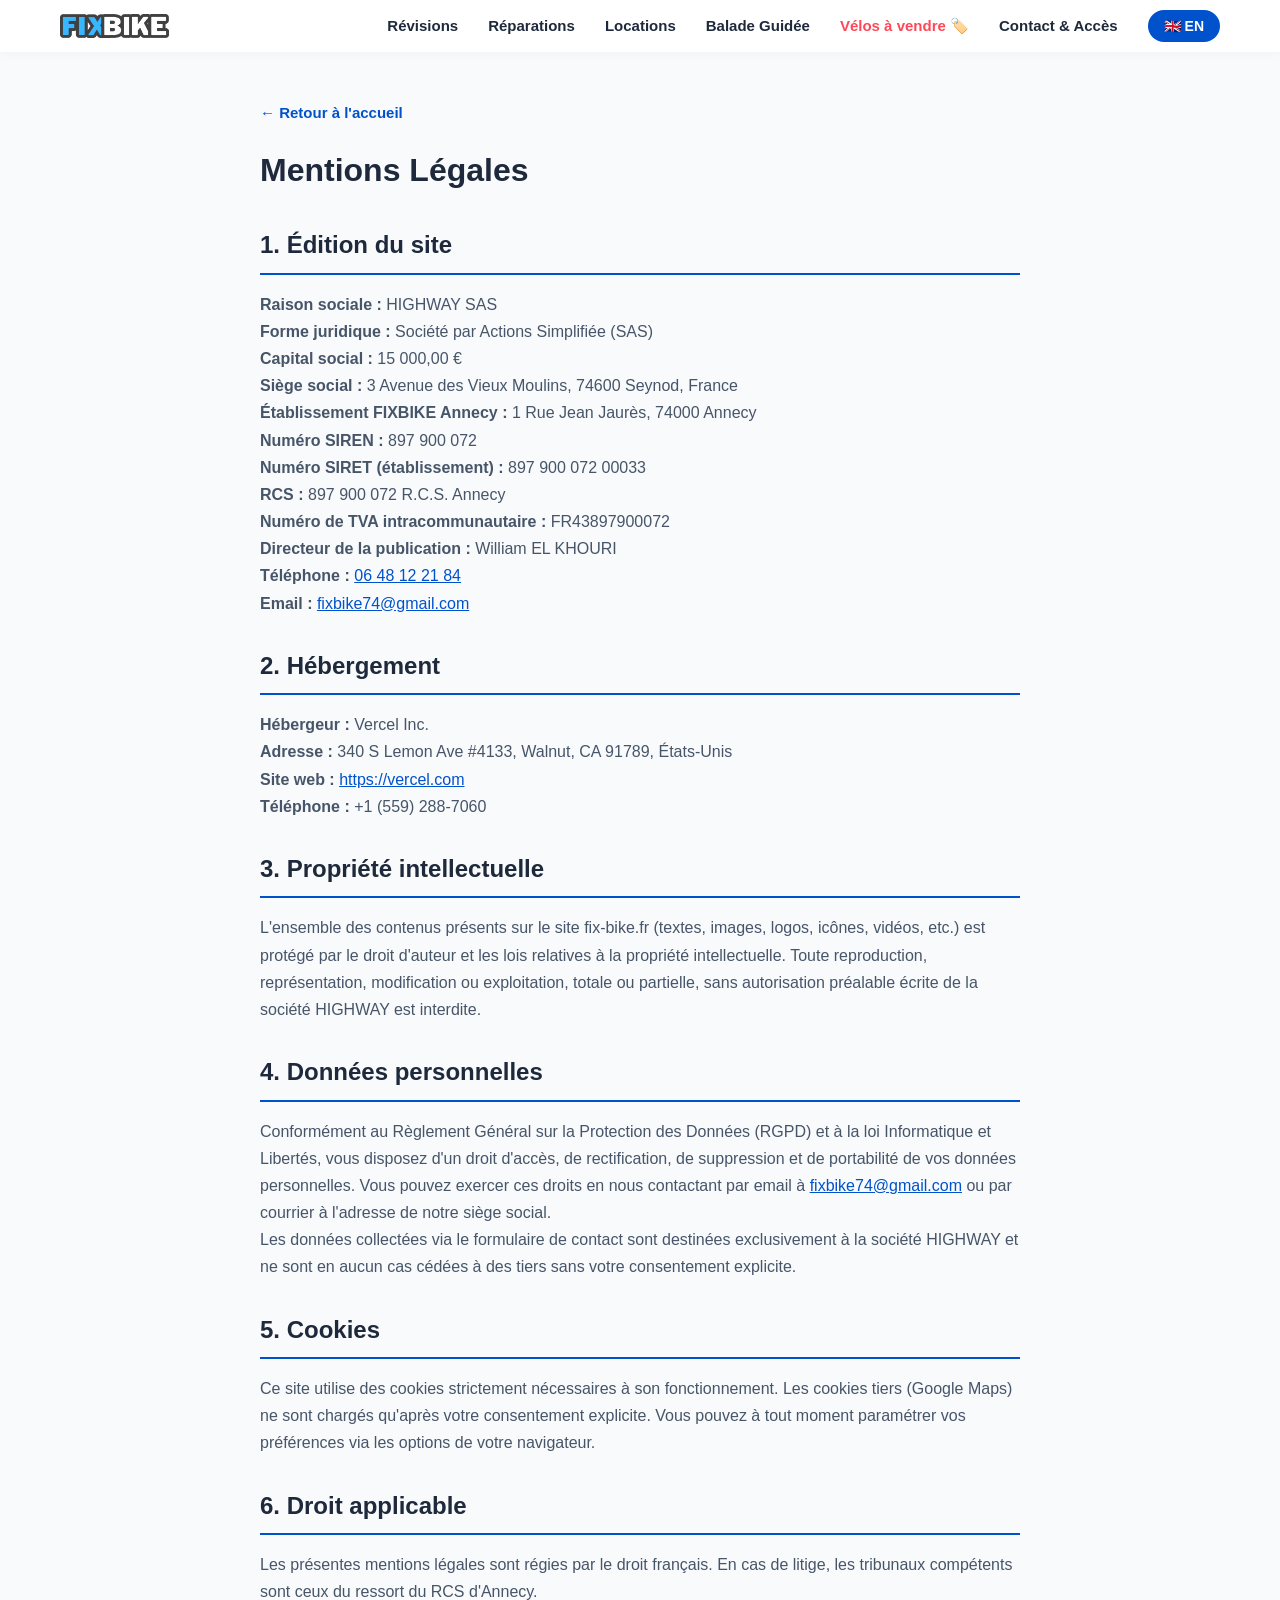
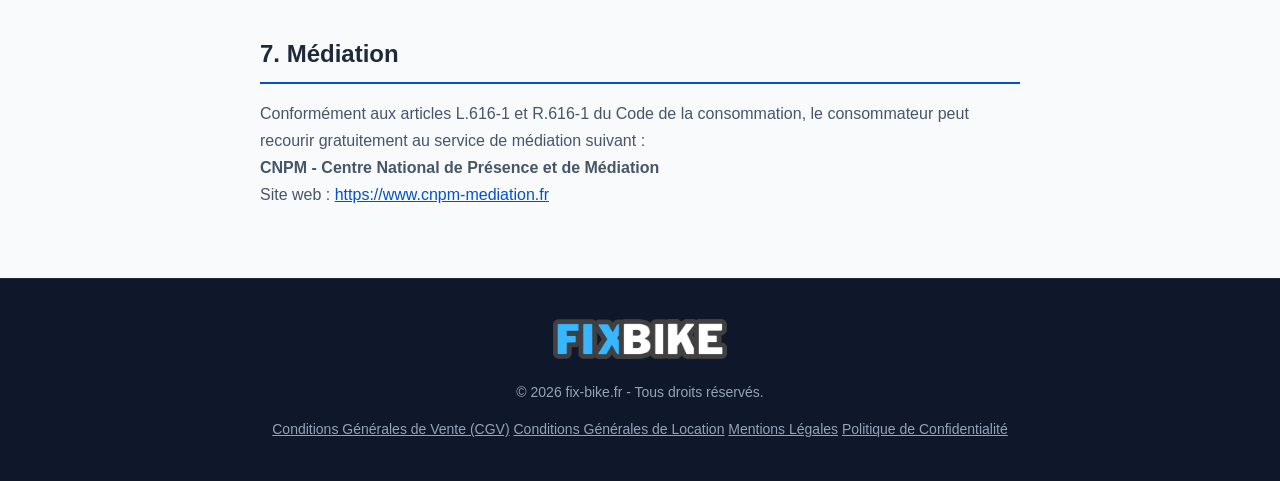
<file: mentions-legales.html>
<!DOCTYPE html>
<html lang="fr">

<head>
    <meta charset="UTF-8">
    <meta name="viewport" content="width=device-width, initial-scale=1.0">
    <title>Mentions Légales - Fix-Bike Annecy</title>
    <link rel="icon" type="image/x-icon" href="assets/favicon.png">
    <link rel="stylesheet" href="style.css">
    <script defer src="https://cdn.vercel-insights.com/v1/script.js"></script>
    <style>
        html,
        body {
            margin: 0;
            padding: 0;
            min-height: 100vh;
            display: flex;
            flex-direction: column;
        }
        main {
            flex: 1;
            padding: 100px 20px 40px;
            max-width: 800px;
            margin: 0 auto;
            width: 100%;
            box-sizing: border-box;
        }
        .legal-section {
            margin-bottom: 30px;
        }
        .legal-section h2 {
            font-size: 24px;
            color: #1e293b;
            border-bottom: 2px solid #0052cc;
            padding-bottom: 8px;
            margin-bottom: 16px;
        }
        .legal-section p, .legal-section li {
            font-size: 16px;
            line-height: 1.7;
            color: #475569;
        }
        .legal-section ul {
            padding-left: 20px;
        }
        .legal-section a {
            color: #0052cc;
        }
        @media (max-width: 600px) {
            main {
                padding: 20px 16px;
            }
            .legal-section h2 {
                font-size: 20px;
            }
        }
    </style>
</head>

<body>

    <!-- Inclusion du header -->
    <custom-header></custom-header>

    <main>
        <a href="index.html" style="display:inline-block; color:#0052cc; text-decoration:none; font-size:15px; font-weight:600; margin-bottom:20px;">← Retour à l'accueil</a>
        <h1 style="font-size: 32px; color: #1e293b; margin-bottom: 30px;">Mentions Légales</h1>

        <div class="legal-section">
            <h2>1. Édition du site</h2>
            <p>
                <strong>Raison sociale :</strong> HIGHWAY SAS<br>
                <strong>Forme juridique :</strong> Société par Actions Simplifiée (SAS)<br>
                <strong>Capital social :</strong> 15 000,00 €<br>
                <strong>Siège social :</strong> 3 Avenue des Vieux Moulins, 74600 Seynod, France<br>
                <strong>Établissement FIXBIKE Annecy :</strong> 1 Rue Jean Jaurès, 74000 Annecy<br>
                <strong>Numéro SIREN :</strong> 897 900 072<br>
                <strong>Numéro SIRET (établissement) :</strong> 897 900 072 00033<br>
                <strong>RCS :</strong> 897 900 072 R.C.S. Annecy<br>
                <strong>Numéro de TVA intracommunautaire :</strong> FR43897900072<br>
                <strong>Directeur de la publication :</strong> William EL KHOURI<br>
                <strong>Téléphone :</strong> <a href="tel:+33648122184">06 48 12 21 84</a><br>
                <strong>Email :</strong> <a href="mailto:fixbike74@gmail.com">fixbike74@gmail.com</a>
            </p>
        </div>

        <div class="legal-section">
            <h2>2. Hébergement</h2>
            <p>
                <strong>Hébergeur :</strong> Vercel Inc.<br>
                <strong>Adresse :</strong> 340 S Lemon Ave #4133, Walnut, CA 91789, États-Unis<br>
                <strong>Site web :</strong> <a href="https://vercel.com" target="_blank" rel="noopener noreferrer">https://vercel.com</a><br>
                <strong>Téléphone :</strong> +1 (559) 288-7060
            </p>
        </div>

        <div class="legal-section">
            <h2>3. Propriété intellectuelle</h2>
            <p>
                L'ensemble des contenus présents sur le site fix-bike.fr (textes, images, logos, icônes, vidéos, etc.) est protégé par le droit d'auteur et les lois relatives à la propriété intellectuelle. Toute reproduction, représentation, modification ou exploitation, totale ou partielle, sans autorisation préalable écrite de la société HIGHWAY est interdite.
            </p>
        </div>

        <div class="legal-section">
            <h2>4. Données personnelles</h2>
            <p>
                Conformément au Règlement Général sur la Protection des Données (RGPD) et à la loi Informatique et Libertés, vous disposez d'un droit d'accès, de rectification, de suppression et de portabilité de vos données personnelles. Vous pouvez exercer ces droits en nous contactant par email à <a href="mailto:fixbike74@gmail.com">fixbike74@gmail.com</a> ou par courrier à l'adresse de notre siège social.
            </p>
            <p>
                Les données collectées via le formulaire de contact sont destinées exclusivement à la société HIGHWAY et ne sont en aucun cas cédées à des tiers sans votre consentement explicite.
            </p>
        </div>

        <div class="legal-section">
            <h2>5. Cookies</h2>
            <p>
                Ce site utilise des cookies strictement nécessaires à son fonctionnement. Les cookies tiers (Google Maps) ne sont chargés qu'après votre consentement explicite. Vous pouvez à tout moment paramétrer vos préférences via les options de votre navigateur.
            </p>
        </div>

        <div class="legal-section">
            <h2>6. Droit applicable</h2>
            <p>
                Les présentes mentions légales sont régies par le droit français. En cas de litige, les tribunaux compétents sont ceux du ressort du RCS d'Annecy.
            </p>
        </div>

        <div class="legal-section">
            <h2>7. Médiation</h2>
            <p>
                Conformément aux articles L.616-1 et R.616-1 du Code de la consommation, le consommateur peut recourir gratuitement au service de médiation suivant :<br>
                <strong>CNPM - Centre National de Présence et de Médiation</strong><br>
                Site web : <a href="https://www.cnpm-mediation.fr" target="_blank" rel="noopener noreferrer">https://www.cnpm-mediation.fr</a>
            </p>
        </div>
    </main>

    <!-- Inclusion du footer -->
    <custom-footer></custom-footer>

    <script src="script.js"></script>
</body>

</html>
</file>
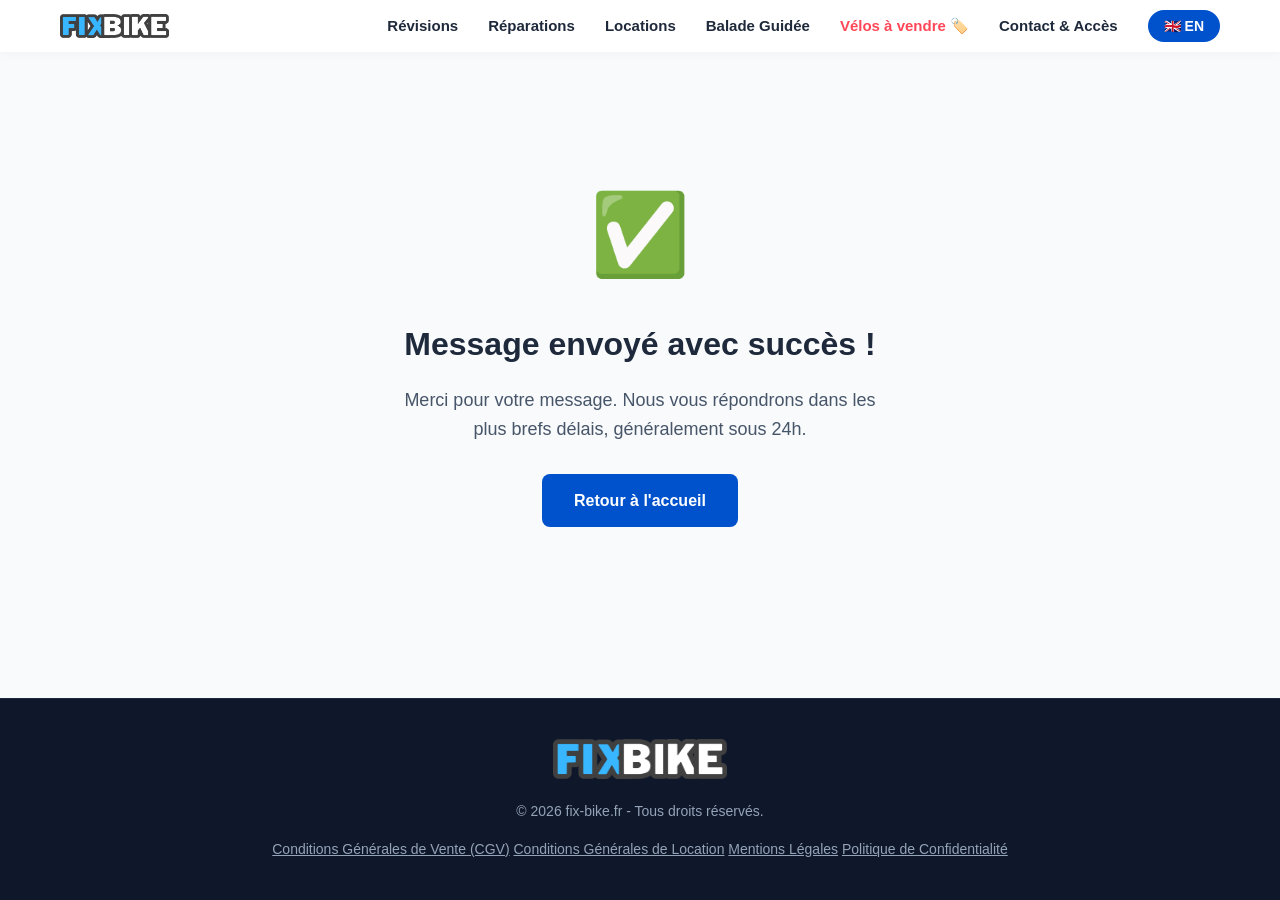
<file: merci.html>
<!DOCTYPE html>
<html lang="fr">

<head>
    <meta charset="UTF-8">
    <meta name="viewport" content="width=device-width, initial-scale=1.0">
    <title>Message envoyé - Fix-Bike Annecy</title>
    <link rel="icon" type="image/x-icon" href="assets/favicon.png">
    <link rel="stylesheet" href="style.css">
    <script defer src="https://cdn.vercel-insights.com/v1/script.js"></script>
    <style>
        html, body {
            margin: 0;
            padding: 0;
            min-height: 100vh;
            display: flex;
            flex-direction: column;
        }
        main.thank-you-page {
            flex: 1;
            display: flex;
            flex-direction: column;
            align-items: center;
            justify-content: center;
            padding: 40px 20px;
            text-align: center;
        }
        main.thank-you-page .thank-you-icon {
            font-size: 80px;
            margin-bottom: 20px;
        }
        main.thank-you-page h1 {
            font-size: 32px;
            color: #1e293b;
            margin-bottom: 16px;
        }
        main.thank-you-page p {
            font-size: 18px;
            color: #475569;
            margin-bottom: 30px;
            max-width: 500px;
        }
        .back-btn {
            display: inline-block;
            background: #0052cc;
            color: white;
            padding: 14px 32px;
            border-radius: 8px;
            font-size: 16px;
            font-weight: 600;
            text-decoration: none;
        }
        .back-btn:hover {
            background: #003d99;
        }
    </style>
</head>

<body>

    <custom-header></custom-header>

    <main class="thank-you-page">
        <div class="thank-you-icon">✅</div>
        <h1>Message envoyé avec succès !</h1>
        <p>Merci pour votre message. Nous vous répondrons dans les plus brefs délais, généralement sous 24h.</p>
        <a href="index.html" class="back-btn">Retour à l'accueil</a>
    </main>

    <custom-footer></custom-footer>

    <script src="script.js"></script>
</body>

</html>
</file>
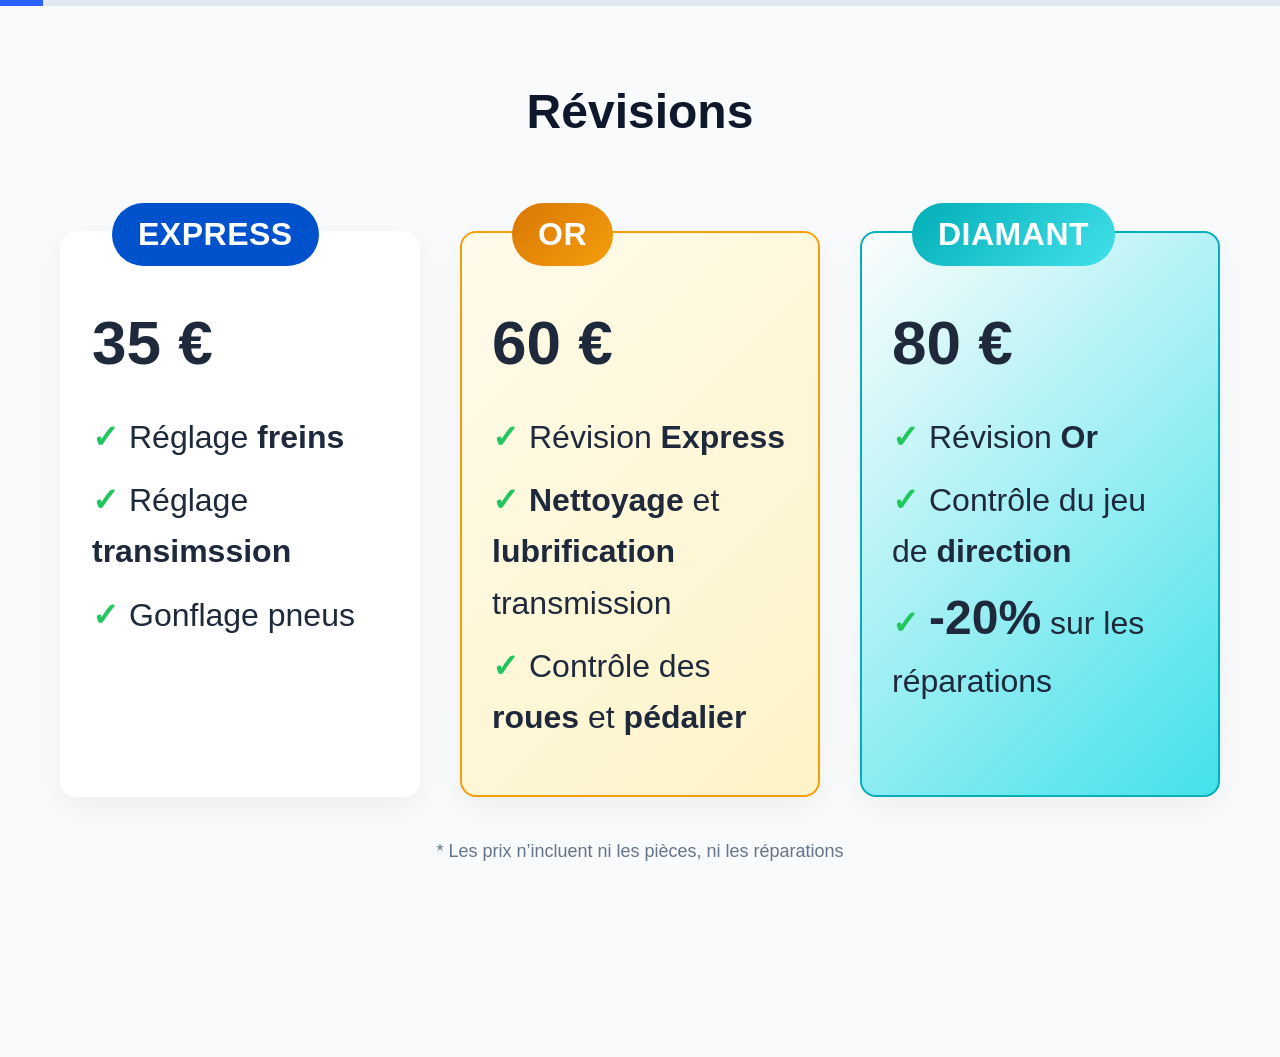
<file: tv-atelier.html>
<!DOCTYPE html>
<html lang="fr">

<head>
    <meta charset="UTF-8">
    <meta name="viewport" content="width=device-width, initial-scale=1.0">
    <title>Écran Tarifs Boutique - Fix-Bike</title>
    <link rel="stylesheet" href="style.css">
    <script defer src="https://cdn.vercel-insights.com/v1/script.js"></script>
    <style>
        /* Styles spécifiques pour l'affichage TV Plein Écran (sans impacter style.css) */
        html,
        body {
            margin: 0;
            padding: 0;
            width: 100vw;
            height: 100vh;
            overflow: hidden;
            /* Empêche les barres de défilement sur la télé */
            background-color: #f8fafc;
        }

        /* Conteneur du Carrousel */
        .tv-carousel {
            position: relative;
            width: 100%;
            height: 100%;
        }

        /* Diapositives */
        .tv-slide {
            position: absolute;
            top: 0;
            left: 0;
            width: 100%;
            height: 100%;
            opacity: 0;
            visibility: hidden;
            transition: opacity 1s ease-in-out, visibility 1s;
            display: flex;
            flex-direction: column;
            justify-content: center;
            padding: 40px 60px;
            box-sizing: border-box;
        }

        /* Rendre la diapositive active visible */
        .tv-slide.active {
            opacity: 1;
            visibility: visible;
        }

        /* Ajustements des sections pour remplir l'écran de la TV */
        .tv-slide section {
            background: transparent !important;
            padding: 0 !important;
            margin: 0 !important;
            width: 100% !important;
            max-width: 1600px !important;
            margin: 0 auto !important;
        }

        /* Grossir légèrement les titres pour une lecture de loin sur TV */
        .tv-slide .section-title h2 {
            font-size: 48px !important;
            margin-bottom: 20px;
        }

        .tv-slide .section-title p {
            font-size: 24px !important;
        }

        /* Barre de progression discrète en haut de l'écran (indique les 30s) */
        .progress-bar-container {
            position: fixed;
            top: 0;
            left: 0;
            width: 100%;
            height: 6px;
            background: #e2e8f0;
            z-index: 9999;
        }

        .progress-bar {
            height: 100%;
            width: 0%;
            background: #2962ff;
        }

        /* Forcer la grille de révision à s'étendre proprement sur grand écran */
        .revision-grid {
            margin-top: 30px !important;
            gap: 40px !important;
        }

        /* Forcer la grille de réparation à bien utiliser l'espace */
        #reparations .repair-grid {
            max-width: 100% !important;
            margin-top: 20px !important;
        }
    </style>
</head>

<body>

    <div class="progress-bar-container">
        <div class="progress-bar" id="tvProgress"></div>
    </div>

    <div class="tv-carousel">

        <div class="tv-slide active" id="slide-revisions">
            <section id="revisions">
                <div class="section-title">
                    <h2 data-i18n="rev-title">Révisions</h2>
                </div>

                <div class="revision-grid">
                    <div class="revision-card">
                        <div>
                            <div class="badge">Express</div>
                            <div class="price-tag">35 €</div>
                            <ul class="feature-list">
                                <li data-i18n="rev-exp-1">Réglage <strong>freins</strong></li>
                                <li data-i18n="rev-exp-2">Réglage <strong>transimssion</strong></li>
                                <li data-i18n="rev-exp-3">Gonflage pneus</li>
                            </ul>
                        </div>
                    </div>

                    <div class="revision-card gold-package">
                        <div>
                            <div class="badge">Or</div>
                            <div class="price-tag">60 €</div>
                            <ul class="feature-list">
                                <li data-i18n="rev-gld-1">Révision <strong>Express</strong></li>
                                <li data-i18n="rev-gld-2"><strong>Nettoyage</strong> et <strong>lubrification</strong> transmission</li>
                                <li data-i18n="rev-gld-3">Contrôle des <strong>roues</strong> et <strong>pédalier</strong></li>
                            </ul>
                        </div>
                    </div>

                    <div class="revision-card diamond-package">
                        <div>
                            <div class="badge">Diamant</div>
                            <div class="price-tag">80 €</div>
                            <ul class="feature-list">
                                <li data-i18n="rev-dia-1">Révision <strong>Or</strong></li>
                                <li data-i18n="rev-dia-2">Contrôle du jeu de <strong>direction</strong></li>
                                <li data-i18n="rev-dia-3" style="margin-top: -10px;"><strong style="font-size: 48px">-20%</strong> sur les réparations</li>
                            </ul>
                        </div>
                    </div>
                </div>
                <div class="disclaimer-text" data-i18n="pieces-repairs-disclaimer">* Les prix n’incluent ni les pièces, ni les réparations</div>
            </section>
        </div>

        <div class="tv-slide" id="slide-reparations">
            <section id="reparations">
                <div class="section-title">
                    <h2 data-i18n="rep-title">Réparations</h2>
                </div>

                <div class="repair-box">
                    <div class="repair-cat">
                        <div class="repair-category-title" data-i18n="cat-wheel">ROUE</div>
                        <div class="repair-row">
                            <div class="level-badge" data-i18n="lvl-1">Niveau 1</div>
                            <div class="repair-desc">
                                <div data-i18n="rep-w1-t">Montage <strong>simple</strong></div>
                                <span data-i18n="rep-w1-d">Changement de pneu ou chambre à air</span>
                            </div>
                            <div class="repair-price">20 €</div>
                        </div>
                        <div class="repair-row">
                            <div class="level-badge" data-i18n="lvl-2">Niveau 2</div>
                            <div class="repair-desc">
                                <div data-i18n="rep-w2-t">Montage <strong>simple + medium</strong></div>
                                <span data-i18n="rep-w2-d">Dévoilage léger ou tubeless + réglages</span>
                            </div>
                            <div class="repair-price">40 €</div>
                        </div>
                        <div class="repair-row">
                            <div class="level-badge" data-i18n="lvl-3">Niveau 3</div>
                            <div class="repair-desc">
                                <div data-i18n="rep-w3-t">Montage <strong>simple + medium + complexe</strong></div>
                                <span data-i18n="rep-w3-d">Changement de jante + réglages</span>
                            </div>
                            <div class="repair-price">60 €</div>
                        </div>
                    </div>

                    <div class="repair-cat">
                        <div class="repair-category-title" data-i18n="cat-brake">FREIN</div>
                        <div class="repair-row">
                            <div class="level-badge" data-i18n="lvl-1">Niveau 1</div>
                            <div class="repair-desc">
                                <div data-i18n="rep-b1-t">Montage <strong>simple</strong></div>
                                <span data-i18n="rep-b1-d">Câble ou gaine + réglages</span>
                            </div>
                            <div class="repair-price">25 €</div>
                        </div>
                        <div class="repair-row">
                            <div class="level-badge" data-i18n="lvl-2">Niveau 2</div>
                            <div class="repair-desc">
                                <div data-i18n="rep-b2-t">Montage <strong>simple + medium</strong></div>
                                <span data-i18n="rep-b2-d">Changement patins ou plaquettes ou disque ou purge + réglages</span>
                            </div>
                            <div class="repair-price">40 €</div>
                        </div>
                        <div class="repair-row">
                            <div class="level-badge" data-i18n="lvl-3">Niveau 3</div>
                            <div class="repair-desc">
                                <div data-i18n="rep-b3-t">Montage <strong>simple + medium + complexe</strong></div>
                                <span data-i18n="rep-b3-d">Changement étrier/levier + réglages</span>
                            </div>
                            <div class="repair-price">60 €</div>
                        </div>
                    </div>

                    <div class="repair-cat">
                        <div class="repair-category-title" data-i18n="cat-trans">TRANSMISSION</div>
                        <div class="repair-row">
                            <div class="level-badge" data-i18n="lvl-1">Niveau 1</div>
                            <div class="repair-desc">
                                <div data-i18n="rep-t1-t">Montage <strong>simple</strong></div>
                                <span data-i18n="rep-t1-d">Câble ou gaine ou chaîne + réglages</span>
                            </div>
                            <div class="repair-price">25 €</div>
                        </div>
                        <div class="repair-row">
                            <div class="level-badge" data-i18n="lvl-2">Niveau 2</div>
                            <div class="repair-desc">
                                <div data-i18n="rep-t2-t">Montage <strong>simple + medium</strong></div>
                                <span data-i18n="rep-t2-d">Manette dérailleur + réglages + nettoyage et lubrification</span>
                            </div>
                            <div class="repair-price">40 €</div>
                        </div>
                        <div class="repair-row">
                            <div class="level-badge" data-i18n="lvl-3">Niveau 3</div>
                            <div class="repair-desc">
                                <div data-i18n="rep-t3-t">Montage <strong>simple + medium + complexe</strong></div>
                                <span data-i18n="rep-t3-d">Dérailleur ou cassette + réglages + nettoyage et lubrification</span>
                            </div>
                            <div class="repair-price">60 €</div>
                        </div>
                    </div>
                </div>
                <div class="disclaimer-text" data-i18n="pieces-disclaimer">* Les prix n’incluent pas les pièces de rechange</div>
            </section>
        </div>

    </div>

    <script>
        document.addEventListener("DOMContentLoaded", () => {
            const slides = document.querySelectorAll('.tv-slide');
            const progressBar = document.getElementById('tvProgress');
            let currentSlideIndex = 0;
            const duration = 30000; // 30 secondes en millisecondes
            let startTimestamp = null;
            let requestAnimationFrameId = null;

            function changeSlide() {
                // Désactiver la slide actuelle
                slides[currentSlideIndex].classList.remove('active');

                // Passer à la suivante (boucle)
                currentSlideIndex = (currentSlideIndex + 1) % slides.length;

                // Activer la nouvelle slide
                slides[currentSlideIndex].classList.add('active');

                // Relancer l'animation de la barre de progression
                startTimestamp = null;
                requestAnimationFrameId = requestAnimationFrame(animateProgressBar);
            }

            function animateProgressBar(timestamp) {
                if (!startTimestamp) startTimestamp = timestamp;
                const elapsed = timestamp - startTimestamp;

                // Calcul du pourcentage d'avancement
                const progressPercentage = Math.min((elapsed / duration) * 100, 100);
                progressBar.style.width = `${progressPercentage}%`;

                if (elapsed < duration) {
                    requestAnimationFrameId = requestAnimationFrame(animateProgressBar);
                } else {
                    changeSlide();
                }
            }

            // Démarrage initial de la barre de progression
            requestAnimationFrameId = requestAnimationFrame(animateProgressBar);
        });
    </script>
</body>

</html>
</file>
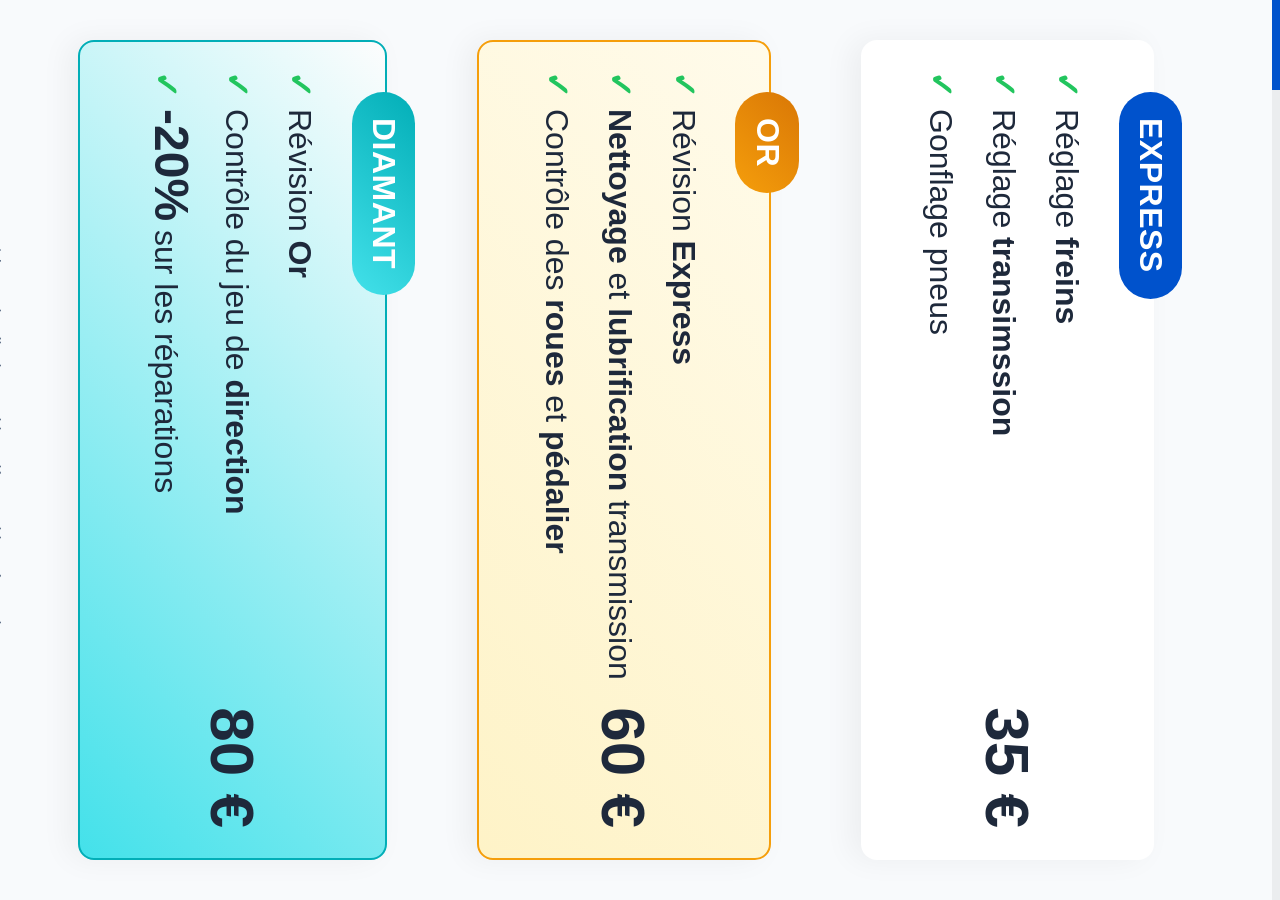
<file: tv-location-new.html>
<!DOCTYPE html>
<html lang="fr">

<head>
    <meta charset="UTF-8">
    <meta name="viewport" content="width=device-width, initial-scale=1.0">
    <title>Écran Location Vertical - Fix-Bike</title>
    <link rel="stylesheet" href="style.css">
    <script defer src="https://cdn.vercel-insights.com/v1/script.js"></script>
    <style>
        /* --- SUPPRESSION DES COMPORTEMENTS PAR DÉFAUT --- */
        html,
        body {
            margin: 0;
            padding: 0;
            width: 100vw;
            height: 100vh;
            overflow: hidden;
            background-color: #f8fafc;
        }

        /* --- TRICHE DE ROTATION POUR ÉCRAN PHYSIQUE VERTICAL --- */
        .tv-rotate-container {
            width: 100vh;
            height: 100vw;
            position: absolute;
            top: 50%;
            left: 50%;
            transform: translate(-50%, -50%) rotate(90deg);
            transform-origin: center center;
            box-sizing: border-box;
        }

        /* --- STYLES DU CARROUSEL --- */
        .tv-carousel {
            position: relative;
            width: 100%;
            height: 100%;
        }

        /* Diapositives */
        .tv-slide {
            position: absolute;
            top: 0;
            left: 0;
            width: 100%;
            height: 100%;
            opacity: 0;
            visibility: hidden;
            transition: opacity 1s ease-in-out, visibility 1s;
            display: flex;
            flex-direction: column;
            justify-content: center;
            padding: 60px 40px;
            box-sizing: border-box;
        }

        .tv-slide.rent-img {
            padding: 0 !important;
        }

        /* Activation de la diapositive */
        .tv-slide.active {
            opacity: 1;
            visibility: visible;
        }

        /* Barre de progression (Identique à tv-atelier) */
        .progress-container {
            position: absolute;
            top: 0;
            left: 0;
            width: 100%;
            height: 8px;
            background-color: rgba(0, 0, 0, 0.05);
            z-index: 10;
        }

        .progress-bar {
            height: 100%;
            width: 0%;
            background-color: #0052cc;
            /* Couleur principale */
        }

        /* --- STYLES DE FORÇAGE POUR LA SECTION INDEX --- */
        #location {
            background: transparent !important;
            padding: 0 !important;
            margin: 0 !important;
            width: 100% !important;
            display: flex;
            flex-direction: column;
        }

        #location .section-title h2 {
            font-size: 54px !important;
            margin-bottom: 20px !important;
            text-align: center !important;
        }

        #location .section-title p {
            font-size: 26px !important;
            text-align: center !important;
            margin-bottom: 40px !important;
        }

        #location .rental-table {
            font-size: 30px !important;
            width: 100% !important;
            margin: 0 auto !important;
            box-shadow: 0 15px 35px rgba(0, 0, 0, 0.05) !important;
        }

        #location .rental-table th {
            padding: 26px 22px !important;
            font-size: 32px !important;
        }

        #location .rental-table td {
            padding: 26px 22px !important;
        }

        #location .rental-table strong {
            font-size: 36px !important;
            color: #0052cc !important;
        }

        #location .rent-warning {
            font-size: 26px !important;
            text-align: center !important;
            margin-top: 35px !important;
            font-weight: bold !important;
        }

        /* --- BLOC MÉTÉO --- */
        .weather-bottom-block {
            width: 100%;
            background: #ffffff;
            border-radius: 24px;
            padding: 30px;
            box-shadow: 0 20px 40px rgba(0, 0, 0, 0.06);
            border: 2px solid #e2e8f0;
            box-sizing: border-box;
            display: flex;
            align-items: center;
            justify-content: space-around;
        }

        .weather-info-main {
            display: flex;
            align-items: center;
            gap: 25px;
        }

        .weather-temp {
            font-size: 64px;
            font-weight: 800;
            color: #1e293b;
        }

        .weather-city {
            font-size: 28px;
            font-weight: 700;
            color: #1e293b;
        }

        .weather-desc {
            font-size: 22px;
            color: #64748b;
            text-transform: capitalize;
        }

        .weather-details {
            display: flex;
            gap: 40px;
            font-size: 22px;
            color: #475569;
        }

        .weather-detail-item {
            display: flex;
            flex-direction: column;
            align-items: center;
            gap: 5px;
        }

        .weather-detail-value {
            font-size: 26px;
            font-weight: 700;
            color: #0052cc;
        }

        /* --- DIAPOSITIVE PRODUIT (SLIDE PHOTO) --- */
        .product-slide-content {
            width: 100%;
            height: 100%;
            display: flex;
            flex-direction: column;
            justify-content: space-between;
            align-items: center;
        }

        .product-title-block {
            text-align: center;
            margin-top: 20px;
        }

        .product-title-block h3 {
            font-size: 54px;
            color: #1e293b;
            margin-bottom: 10px;
        }

        .product-title-block p {
            font-size: 28px;
            color: #64748b;
        }

        /* Conteneur de l'image pour qu'elle s'ajuste parfaitement en hauteur */
        .product-image-container {
            flex-grow: 1;
            width: 100%;
            display: flex;
            justify-content: center;
            align-items: center;
            overflow: hidden;
            box-shadow: 0 20px 45px rgba(0, 0, 0, 0.1);
        }

        .product-img {
            width: 100%;
            height: 100%;
            object-fit: cover;
            /* Recadre proprement l'image verticalement */
        }

        .card-h {
            display: flex;
            justify-content: space-between;
        }

        .revision-grid {
            display: grid;
            grid-template-columns: repeat(auto-fit, minmax(400px, 1fr));
            gap: 90px;
            margin-bottom: 60px;
        }
    </style>
</head>

<body>

    <div class="tv-rotate-container">

        <div class="tv-carousel">

            <!--<div class="tv-slide active">

                <section id="locations">
                    <div class="rental-box">
                        <table class="rental-table">
                            <thead>
                                <tr>
                                    <th data-i18n="th-equip">Équipement / Type de Vélo</th>
                                    <th data-i18n="th-price" class="half-day">
                                        1/2 journée
                                        <div class="th-price-detail">(0 à 4h)</div>
                                    </th>
                                    <th data-i18n="th-price" class="full-day">
                                        Journée
                                        <div class="th-price-detail">(+ de 4h)</div>
                                    </th>
                                </tr>
                            </thead>
                            <tbody>
                                <tr>
                                    <td><strong>Électrique - VAE</strong> <small>(E-Bike)</small></td>
                                    <td class="rental-price-cell half-day">30 €</td>
                                    <td class="rental-price-cell full-day">45 €</td>
                                </tr>
                                <tr>
                                    <td><strong>Vélo Sportif - VTC</strong> <small>(Fitness Bike)</small></td>
                                    <td class="rental-price-cell half-day">18 €</td>
                                    <td class="rental-price-cell full-day">26 €</td>
                                </tr>
                                <tr>
                                    <td><strong>Vélo Ville Classique</strong> <small>(City Bike)</small></td>
                                    <td class="rental-price-cell half-day">15 €</td>
                                    <td class="rental-price-cell full-day">20 €</td>
                                </tr>
                                <tr>
                                    <td><strong>Vélo Enfant *</strong> <small>(Child Bike)</small></td>
                                    <td class="rental-price-cell half-day">12 €</td>
                                    <td class="rental-price-cell full-day">18 €</td>
                                </tr>
                                <tr>
                                    <td><strong>Charette Enfant (1 à 5 ans) **</strong> <small>(Trailer)</small></td>
                                    <td class="rental-price-cell half-day">14 €</td>
                                    <td class="rental-price-cell full-day">20 €</td>
                                </tr>
                                <tr>
                                    <td><strong>Siège Enfant (1 à 5 ans) ***</strong> <small>(Baby Seat)</small></td>
                                    <td class="rental-price-cell" colspan="2" style="text-align:center">5 €</td>
                                </tr>
                            </tbody>
                        </table>

                        <div class="rental-sub-notes">
                            <p data-i18n="rent-foot-1">* Jusqu'à 1m45</p>
                            <p data-i18n="rent-foot-2">** 40kg max. Charette seule (sans vélo) : 1/2 journée = 20 €, journée = 30 €</p>
                            <p data-i18n="rent-foot-2">*** 20kg max. Siège Enfant seul (sans vélo) : 1/2 journée, journée = 10 €</p>
                        </div>
                    </div>
                </section>

                
                <script src="https://elfsightcdn.com/platform.js" async></script>
                <div class="elfsight-app-d4033029-71cf-48e0-b726-554293a1d7b3" data-elfsight-app-lazy></div>


            </div>-->

            <div class="tv-slide active" id="slide-revisions">
                <section id="revisions">

                    <div class="revision-grid">

                        <div class="section-title" style="margin: 0">
                            <h2 data-i18n="rev-title">Révisions</h2>
                        </div>

                        <div class="revision-card">
                            <div>
                                <div class="badge">Express</div>
                                <div class="card-h">
                                    <ul class="feature-list">
                                        <li data-i18n="rev-exp-1">Réglage <strong>freins</strong></li>
                                        <li data-i18n="rev-exp-2">Réglage <strong>transimssion</strong></li>
                                        <li data-i18n="rev-exp-3">Gonflage pneus</li>
                                    </ul>
                                    <div class="price-tag">35 €</div>
                                </div>
                            </div>
                        </div>

                        <div class="revision-card gold-package">
                            <div>
                                <div class="badge">Or</div>
                                <div class="card-h">
                                    <ul class="feature-list">
                                        <li data-i18n="rev-gld-1">Révision <strong>Express</strong></li>
                                        <li data-i18n="rev-gld-2"><strong>Nettoyage</strong> et <strong>lubrification</strong> transmission</li>
                                        <li data-i18n="rev-gld-3">Contrôle des <strong>roues</strong> et <strong>pédalier</strong></li>
                                    </ul>
                                    <div class="price-tag">60 €</div>
                                </div>
                            </div>
                        </div>

                        <div class="revision-card diamond-package">
                            <div>
                                <div class="badge">Diamant</div>
                                <div class="card-h">
                                    <ul class="feature-list">
                                        <li data-i18n="rev-dia-1">Révision <strong>Or</strong></li>
                                        <li data-i18n="rev-dia-2">Contrôle du jeu de <strong>direction</strong></li>
                                        <li data-i18n="rev-dia-3" style="margin-top: -10px;"><strong style="font-size: 48px">-20%</strong> sur les réparations</li>
                                    </ul>
                                    <div class="price-tag">80 €</div>
                                </div>
                            </div>
                        </div>

                        <div class="disclaimer-text" data-i18n="pieces-repairs-disclaimer">* Les prix n’incluent ni les pièces, ni les réparations</div>
                    </div>
                </section>
            </div>            

            <div class="tv-slide rent-img">
                <div class="product-slide-content">
                    <div class="product-image-container">
                        <img src="assets/9_16_native.png" alt="native" class="product-img">
                    </div>
                </div>
            </div>
            
            <div class="tv-slide rent-img">
                <div class="product-slide-content">
                    <div class="product-image-container">
                        <img src="assets/9_16_sunn.png" alt="sunn" class="product-img">
                    </div>
                </div>
            </div>

            <div class="progress-container">
                <div class="progress-bar"></div>
            </div>

        </div>

    </div>

    <script>
        // Fonction de rafraîchissement du widget Elfsight météo
        function refreshElfsightWeather() {
            const oldContainer = document.querySelector('.elfsight-app-d4033029-71cf-48e0-b726-554293a1d7b3');
            if (!oldContainer) return;

            // Créer un nouveau conteneur identique
            const newContainer = document.createElement('div');
            newContainer.className = 'elfsight-app-d4033029-71cf-48e0-b726-554293a1d7b3';
            newContainer.setAttribute('data-elfsight-app-lazy', '');

            // Remplacer l'ancien par le nouveau (déclenche le rechargement du widget)
            oldContainer.parentNode.replaceChild(newContainer, oldContainer);

            // Forcer le rechargement du script Elfsight
            const oldScript = document.querySelector('script[src*="elfsightcdn.com/platform.js"]');
            if (oldScript) {
                const newScript = document.createElement('script');
                newScript.src = 'https://elfsightcdn.com/platform.js';
                newScript.async = true;
                oldScript.parentNode.replaceChild(newScript, oldScript);
            }
        }

        // Rafraîchir la météo toutes les heures
        //setInterval(refreshElfsightWeather, 3600000);

        document.addEventListener("DOMContentLoaded", () => {
            const slides = document.querySelectorAll('.tv-slide');
            const progressBar = document.querySelector('.progress-bar');
            let currentSlideIndex = 0;
            const duration = 10000; // Durée de chaque slide : 10 secondes (10000 ms)
            let startTimestamp = null;
            let requestAnimationFrameId = null;

            function changeSlide() {
                slides[currentSlideIndex].classList.remove('active');
                currentSlideIndex = (currentSlideIndex + 1) % slides.length;
                slides[currentSlideIndex].classList.add('active');

                startTimestamp = null;
                requestAnimationFrameId = requestAnimationFrame(animateProgressBar);
            }

            function animateProgressBar(timestamp) {
                if (!startTimestamp) startTimestamp = timestamp;
                const elapsed = timestamp - startTimestamp;

                const progressPercentage = Math.min((elapsed / duration) * 100, 100);
                progressBar.style.width = `${progressPercentage}%`;

                if (elapsed < duration) {
                    requestAnimationFrameId = requestAnimationFrame(animateProgressBar);
                } else {
                    changeSlide();
                }
            }
            requestAnimationFrameId = requestAnimationFrame(animateProgressBar);
        });
    </script>
</body>

</html>
</file>
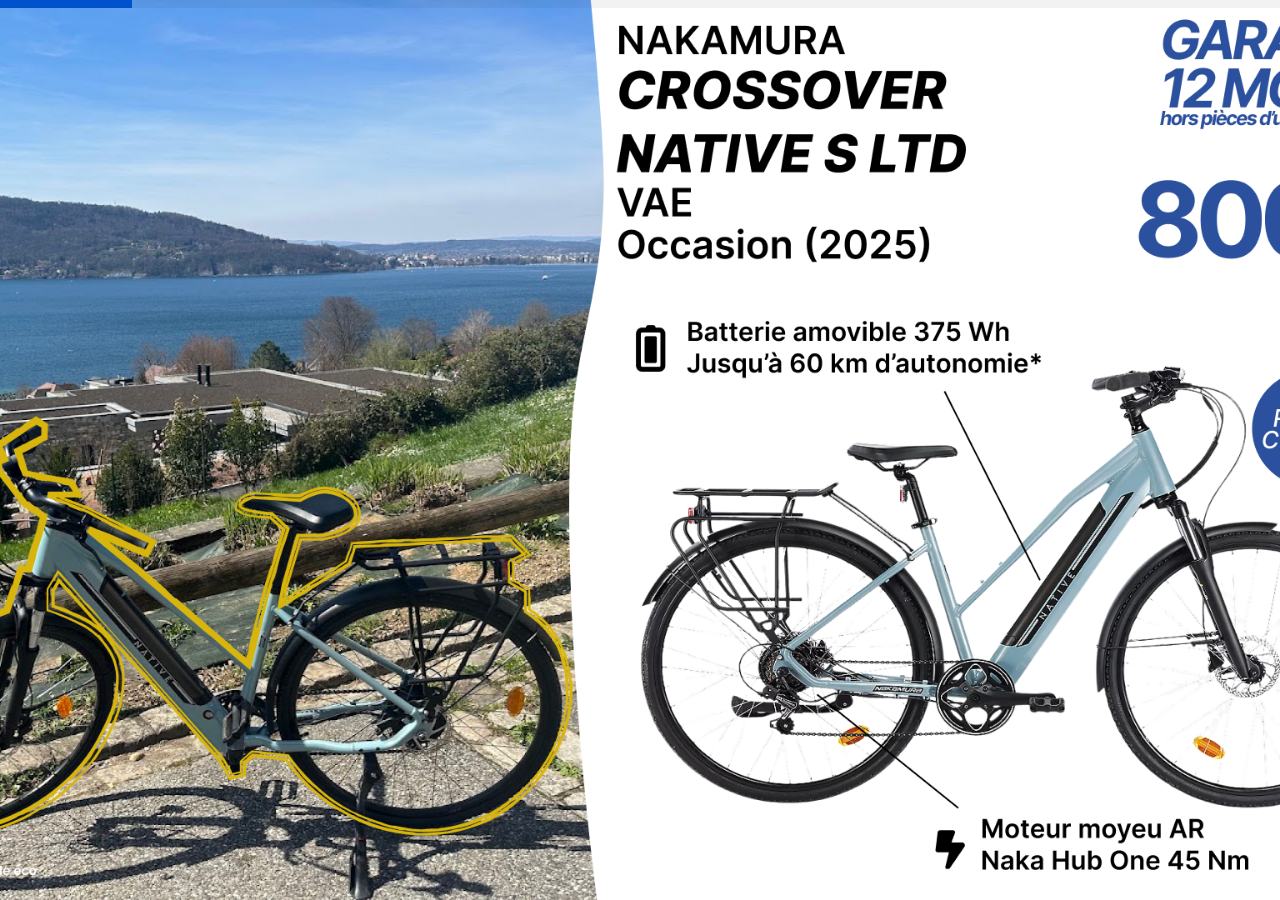
<file: tv-veloc.html>
<!DOCTYPE html>
<html lang="fr">

<head>
    <meta charset="UTF-8">
    <meta name="viewport" content="width=device-width, initial-scale=1.0">
    <title>Écran Location Vertical - Fix-Bike</title>
    <link rel="stylesheet" href="style.css">
    <script defer src="https://cdn.vercel-insights.com/v1/script.js"></script>
    <style>
        /* --- SUPPRESSION DES COMPORTEMENTS PAR DÉFAUT --- */
        html,
        body {
            margin: 0;
            padding: 0;
            width: 100vw;
            height: 100vh;
            overflow: hidden;
            background-color: #f8fafc;
        }

        /* --- TRICHE DE ROTATION POUR ÉCRAN PHYSIQUE VERTICAL --- */
        .tv-rotate-container {
            width: 100vh;
            height: 100vw;
            position: absolute;
            top: 50%;
            left: 50%;
            transform: translate(-50%, -50%) rotate(90deg);
            transform-origin: center center;
            box-sizing: border-box;
        }

        /* --- STYLES DU CARROUSEL --- */
        .tv-carousel {
            position: relative;
            width: 100%;
            height: 100%;
        }

        /* Diapositives */
        .tv-slide {
            position: absolute;
            top: 0;
            left: 0;
            width: 100%;
            height: 100%;
            opacity: 0;
            visibility: hidden;
            transition: opacity 1s ease-in-out, visibility 1s;
            display: flex;
            flex-direction: column;
            justify-content: center;
            padding: 60px 40px;
            box-sizing: border-box;
        }

        .tv-slide.rent-img {
            padding: 0 !important;
        }

        /* Activation de la diapositive */
        .tv-slide.active {
            opacity: 1;
            visibility: visible;
        }

        /* Barre de progression (Identique à tv-atelier) */
        .progress-container {
            position: absolute;
            top: 0;
            left: 0;
            width: 100%;
            height: 8px;
            background-color: rgba(0, 0, 0, 0.05);
            z-index: 10;
        }

        .progress-bar {
            height: 100%;
            width: 0%;
            background-color: #0052cc;
            /* Couleur principale */
        }

        /* --- STYLES DE FORÇAGE POUR LA SECTION INDEX --- */
        #location {
            background: transparent !important;
            padding: 0 !important;
            margin: 0 !important;
            width: 100% !important;
            display: flex;
            flex-direction: column;
        }

        #location .section-title h2 {
            font-size: 54px !important;
            margin-bottom: 20px !important;
            text-align: center !important;
        }

        #location .section-title p {
            font-size: 26px !important;
            text-align: center !important;
            margin-bottom: 40px !important;
        }

        #location .rental-table {
            font-size: 30px !important;
            width: 100% !important;
            margin: 0 auto !important;
            box-shadow: 0 15px 35px rgba(0, 0, 0, 0.05) !important;
        }

        #location .rental-table th {
            padding: 26px 22px !important;
            font-size: 32px !important;
        }

        #location .rental-table td {
            padding: 26px 22px !important;
        }

        #location .rental-table strong {
            font-size: 36px !important;
            color: #0052cc !important;
        }

        #location .rent-warning {
            font-size: 26px !important;
            text-align: center !important;
            margin-top: 35px !important;
            font-weight: bold !important;
        }

        /* --- BLOC MÉTÉO --- */
        .weather-bottom-block {
            width: 100%;
            background: #ffffff;
            border-radius: 24px;
            padding: 30px;
            box-shadow: 0 20px 40px rgba(0, 0, 0, 0.06);
            border: 2px solid #e2e8f0;
            box-sizing: border-box;
            display: flex;
            align-items: center;
            justify-content: space-around;
        }

        .weather-info-main {
            display: flex;
            align-items: center;
            gap: 25px;
        }

        .weather-temp {
            font-size: 64px;
            font-weight: 800;
            color: #1e293b;
        }

        .weather-city {
            font-size: 28px;
            font-weight: 700;
            color: #1e293b;
        }

        .weather-desc {
            font-size: 22px;
            color: #64748b;
            text-transform: capitalize;
        }

        .weather-details {
            display: flex;
            gap: 40px;
            font-size: 22px;
            color: #475569;
        }

        .weather-detail-item {
            display: flex;
            flex-direction: column;
            align-items: center;
            gap: 5px;
        }

        .weather-detail-value {
            font-size: 26px;
            font-weight: 700;
            color: #0052cc;
        }

        /* --- DIAPOSITIVE PRODUIT (SLIDE PHOTO) --- */
        .product-slide-content {
            width: 100%;
            height: 100%;
            display: flex;
            flex-direction: column;
            justify-content: space-between;
            align-items: center;
        }

        .product-title-block {
            text-align: center;
            margin-top: 20px;
        }

        .product-title-block h3 {
            font-size: 54px;
            color: #1e293b;
            margin-bottom: 10px;
        }

        .product-title-block p {
            font-size: 28px;
            color: #64748b;
        }

        /* Conteneur de l'image pour qu'elle s'ajuste parfaitement en hauteur */
        .product-image-container {
            flex-grow: 1;
            width: 100%;
            display: flex;
            justify-content: center;
            align-items: center;
            overflow: hidden;
            box-shadow: 0 20px 45px rgba(0, 0, 0, 0.1);
        }

        .product-img {
            width: 100%;
            height: 100%;
            object-fit: cover;
            /* Recadre proprement l'image verticalement */
        }

        .card-h {
            display: flex;
            justify-content: space-between;
        }

        .revision-grid {
            display: grid;
            grid-template-columns: repeat(auto-fit, minmax(400px, 1fr));
            gap: 90px;
            margin-bottom: 60px;
        }
    </style>
</head>

<body>


    <div class="tv-carousel">

        <div class="tv-slide rent-img active">
            <div class="product-slide-content">
                <div class="product-image-container">
                    <img src="assets/16_9_native.png" alt="native" class="product-img">
                </div>
            </div>
        </div>

        <div class="tv-slide rent-img">
            <div class="product-slide-content">
                <div class="product-image-container">
                    <img src="assets/16_9_sunn.png" alt="sunn" class="product-img">
                </div>
            </div>
        </div>

        <div class="progress-container">
            <div class="progress-bar"></div>
        </div>

    </div>


    <script>
        document.addEventListener("DOMContentLoaded", () => {
            const slides = document.querySelectorAll('.tv-slide');
            const progressBar = document.querySelector('.progress-bar');
            let currentSlideIndex = 0;
            const duration = 10000; // Durée de chaque slide : 10 secondes (10000 ms)
            let startTimestamp = null;
            let requestAnimationFrameId = null;

            function changeSlide() {
                slides[currentSlideIndex].classList.remove('active');
                currentSlideIndex = (currentSlideIndex + 1) % slides.length;
                slides[currentSlideIndex].classList.add('active');

                startTimestamp = null;
                requestAnimationFrameId = requestAnimationFrame(animateProgressBar);
            }

            function animateProgressBar(timestamp) {
                if (!startTimestamp) startTimestamp = timestamp;
                const elapsed = timestamp - startTimestamp;

                const progressPercentage = Math.min((elapsed / duration) * 100, 100);
                progressBar.style.width = `${progressPercentage}%`;

                if (elapsed < duration) {
                    requestAnimationFrameId = requestAnimationFrame(animateProgressBar);
                } else {
                    changeSlide();
                }
            }
            requestAnimationFrameId = requestAnimationFrame(animateProgressBar);
        });
    </script>
</body>

</html>
</file>
<file: style.css>
:root {
    --primary: #0052cc;
    --primary-dark: #003d99;
    --accent: #ff4757;
    --bg-light: #f8fafc;
    --text-dark: #1e293b;
    --text-muted: #64748b;
    --card-bg: #ffffff;
    --shadow: 0 10px 30px rgba(0, 0, 0, 0.05);
    --transition: all 0.3s ease;
    --gold-grad: linear-gradient(135deg, #f1c40f, #f39c12);
    --diamond-grad: linear-gradient(135deg, #02aeb7, #0283b7);
}

* {
    box-sizing: border-box;
    margin: 0;
    padding: 0;
    font-family: 'Segoe UI', Tahoma, Geneva, Verdana, sans-serif;
}

body {
    background-color: var(--bg-light);
    color: var(--text-dark);
    line-height: 1.6;
}

/* Bloque le scroll quand la popup est active */
body.popup-active {
    overflow: hidden;
}

/* --- HEADER --- */
header {
    background: white;
    box-shadow: 0 2px 10px rgba(0, 0, 0, 0.03);
    position: fixed;
    width: 100%;
    top: 0;
    z-index: 1000;
}

.header-container {
    max-width: 1200px;
    margin: 0 auto;
    padding: 10px 20px;
    display: flex;
    justify-content: space-between;
    align-items: center;
    position: relative;
}

.logo-container {
    display: flex;
    align-items: center;
}

.logo-img {
    height: 25px;
    width: auto;
    object-fit: contain;
}

nav {
    display: flex;
    align-items: center;
    gap: 30px;
}

nav a {
    text-decoration: none;
    color: var(--text-dark);
    font-weight: 600;
    font-size: 15px;
    transition: var(--transition);
}

nav a:hover {
    color: var(--primary);
}

.nav-actions {
    display: flex;
    align-items: center;
    gap: 20px;
}

.lang-btn {
    background: var(--primary);
    color: white;
    border: none;
    padding: 8px 16px;
    border-radius: 20px;
    font-weight: 600;
    cursor: pointer;
    transition: var(--transition);
    display: flex;
    align-items: center;
    gap: 6px;
    font-size: 14px;
}

.lang-btn:hover {
    background: var(--primary-dark);
    transform: translateY(-1px);
}

.burger-menu {
    display: none;
    background: none;
    border: none;
    font-size: 28px;
    cursor: pointer;
    color: var(--text-dark);
    z-index: 1100;
}

/* --- HERO SECTION --- */
.hero {
    padding: 180px 20px 120px 20px;
    background: linear-gradient(rgba(15, 23, 42, 0.75), rgba(15, 23, 42, 0.60)), url('https://images.unsplash.com/photo-1485965120184-e220f721d03e?auto=format&fit=crop&w=1920&q=80');
    background-size: cover;
    background-position: center;
    background-attachment: fixed;
    text-align: center;
    color: white;
}

.hero h1 {
    font-size: 52px;
    font-weight: 800;
    margin-bottom: 20px;
    text-shadow: 0 2px 4px rgba(0, 0, 0, 0.2);
}

.hero p {
    font-size: 20px;
    max-width: 700px;
    margin: 0 auto 30px auto;
    text-shadow: 0 1px 2px rgba(0, 0, 0, 0.2);
    color: #e2e8f0;
}

/* --- STRUCTURE ET TITRES --- */
.container {
    max-width: 1200px;
    margin: 0 auto;
    padding: 0 20px;
}

.section-title {
    text-align: center;
    margin: 80px 0 40px 0;
    position: relative;
}

.section-title h2 {
    font-size: 32px;
    font-weight: 800;
    color: #0f172a;
    margin-bottom: 10px;
}

.section-title p {
    color: var(--text-muted);
    font-size: 16px;
}

/* Décale l'ancrage des sections pour compenser la hauteur du header fixe */
section[id] {
    scroll-margin-top: 90px;
    /* Ajustez cette valeur (en pixels) selon la hauteur réelle de votre header */
    scroll-behavior: smooth;
    /* Optionnel : rend le défilement fluide et agréable au clic */
}

/* --- GRILLE DES FORFAITS --- */
.revision-grid {
    display: grid;
    grid-template-columns: repeat(auto-fit, minmax(320px, 1fr));
    gap: 40px;
    margin-bottom: 60px;
}

.revision-card {
    background: var(--card-bg);
    border-radius: 16px;
    padding: 40px 30px;
    box-shadow: var(--shadow);
    position: relative;
    transition: var(--transition);
    border: 2px solid transparent;
    display: flex;
    flex-direction: column;
    justify-content: space-between;
}

.revision-card:hover {
    transform: translateY(-5px);
}

.revision-card.diamond-package {
    background: linear-gradient(135deg, #fdfdfd, #43e1ea);
    border-color: #02aeb7;
}

.revision-card.diamond-package:hover {
    border-color: #039097;
    box-shadow: 0 15px 30px rgba(148, 163, 184, 0.15);
}

.revision-card.diamond-package .badge {
    background: linear-gradient(135deg, #02aeb7, #43e1ea);
    color: white;
}

.revision-card.gold-package {
    background: linear-gradient(135deg, #fffbeb, #fef3c7);
    border-color: #f59e0b;
}

.revision-card.gold-package:hover {
    border-color: #d97706;
    box-shadow: 0 15px 30px rgba(217, 119, 6, 0.15);
}

.revision-card.gold-package .badge {
    background: linear-gradient(135deg, #d97706, #f59e0b);
    color: white;
}

.badge {
    position: absolute;
    top: -15px;
    left: 30px;
    background: var(--primary);
    color: white;
    padding: 6px 16px;
    border-radius: 20px;
    font-weight: 700;
    font-size: 14px;
    text-transform: uppercase;
    letter-spacing: 0.5px;
}

.price-tag {
    font-size: 42px;
    font-weight: 800;
    color: var(--text-dark);
    margin: 20px 0;
    display: flex;
    align-items: baseline;
}

.price-tag {
    font-size: 42px;
    font-weight: 800;
    color: var(--text-dark);
    margin: 20px 0;
    display: flex;
    align-items: center;
    text-wrap-mode: nowrap;
}

.feature-list {
    list-style: none;
    margin-top: 20px;
}

.feature-list li {
    margin-bottom: 12px;
    /* display: flex;
    align-items: flex-start;
    gap: 10px; */
    font-size: 15px;
}

.feature-list li::before {
    content: "✓";
    color: #22c55e;
    font-weight: bold;
    margin-right: 10px;
}

/* --- REPARATIONS --- */
.repair-box {
    background: white;
    border-radius: 20px;
    box-shadow: var(--shadow);
    padding: 40px 0;
    margin-bottom: 60px;
    display: flex;
}

.repair-cat {
    width: stretch;
    padding: 0 10px;
}

.repair-category-title {
    font-size: 22px;
    font-weight: 700;
    margin: 30px 0 20px 0;
    color: var(--primary);
    border-left: 4px solid var(--primary);
    padding-left: 12px;
}

.repair-category-title:first-of-type {
    margin-top: 0;
}

.repair-row:last-child {
    border-bottom: none;
}

.level-badge {
    background: #f1f5f9;
    color: var(--text-dark);
    padding: 4px 0;
    border-radius: 6px;
    font-weight: 600;
    font-size: 13px;
    text-align: center;
}

/* .repair-desc strong {
    display: block;
    font-size: 16px;
    color: #0f172a;
} */

.repair-desc {
    font-size: 18px;
}

/* Style des lignes de réparation internes */
.repair-row {
    display: flex;
    justify-content: space-between;
    align-items: center;
    margin: 40px 0;
    border-bottom: 2px solid #e0e0e0;
    min-height: 125px;
    box-sizing: border-box;
    display: grid;
    grid-template-columns: 60px 1fr auto;
    padding: 16px 0;
    border-bottom: 1px solid #f1f5f9;
    align-items: center;
    gap: 15px;
}

.row-left {
    display: flex;
    align-items: center;
    gap: 20px;
    flex-grow: 1;
    height: 100%;
    /* Permet de s'aligner sur la hauteur de la ligne */
}

/* Style de la description textuelle interne */
.repair-desc {
    font-size: 17px;
    color: #333;
    line-height: 1.4;
    text-align: left;
    /* Aligné à gauche pour un rendu plus propre quand il y a plusieurs lignes */
    flex-grow: 1;

    /* Centre verticalement le texte dans son espace dédié */
    display: flex;
    flex-direction: column;
    justify-content: center;
}

.repair-desc span {
    font-size: 14px;
    color: var(--text-muted);
}

.repair-price {
    font-weight: 700;
    font-size: 24px;
    color: var(--primary);
    background: #eff6ff;
    padding: 6px 14px;
    border-radius: 8px;
}

/* --- LOCATIONS --- */
.rental-box {
    background: #38b6ff;
    color: white;
    border-radius: 20px;
    padding: 40px;
    box-shadow: var(--shadow);
    margin-bottom: 60px;
    /* border: 13px solid #4e4e4e; */
}

.rental-table {
    width: 100%;
    border-collapse: collapse;
    margin-top: 20px;
}
.rental-table small {
    color: #fff;
}

/* FOR .tv-vertical-wrapper */
.tv-vertical-wrapper .rental-table th {
    font-size: 24px;
}

.tv-vertical-wrapper .rental-box>table>tbody>tr>td {
    font-size: 30px;
}

.tv-vertical-wrapper .rental-box>table>tbody>tr>td.rental-price-cell {
    font-size: 48px;
}

.tv-vertical-wrapper .rental-note-banner {
    font-size: 28px;
}

.tv-vertical-wrapper .rental-sub-notes {
    font-size: 24px;
}

.tv-vertical-wrapper {
    display: flex;
    flex-direction: column;
    justify-content: space-between;
    height: 100vw;
    width: 100vh;
    padding: 60px 40px;
    box-sizing: border-box;
    transform: rotate(90deg);
}

/* FOR .tv-carousel */

.tv-carousel .tv-slide .section-title h2 {
    font-size: 48px !important;
    margin-bottom: 80px;
}


.tv-carousel .repair-category-title {
    font-size: 32px;
}

.tv-carousel .repair-desc div {
    font-size: 22px;
}

.tv-carousel .repair-desc span {
    font-size: 18px;
}

.tv-carousel .repair-price {
    font-size: 32px;
}

.tv-carousel .disclaimer-text {
    font-size: 18px;
}

.tv-carousel .badge {
    position: absolute;
    top: -30px;
    left: 50px;
    padding: 6px 26px;
    border-radius: 50px;
    font-size: 32px;
}

.tv-carousel .price-tag {
    font-size: 62px;
}

.tv-carousel .feature-list li {
    font-size: 32px;
}


.eapps-widget-toolbar {
    display: none;
}



.rental-table th,
.rental-table td {
    padding: 18px 20px;
}

.rental-table th:first-child,
.rental-table td:first-child {
    text-align: left;
}

.rental-table th:last-child,
.rental-table td:last-child {
    text-align: right;
    /* width: 150px; */
}

.rental-table th {
    border-bottom: 2px solid #fff;
    color: #fff;
    font-size: 14px;
    text-transform: uppercase;
    letter-spacing: 0.5px;
    text-align: left;
}

.rental-table th.half-day,
.rental-table td.half-day {
    color: #fff;
}

.rental-table th.full-day,
.rental-table td.full-day {
    color: #fff;
}

.rental-table td {
    /* border-bottom: 1px solid #334155; */
    border-bottom: 1px solid #fff;
    font-size: 18px;
}

.rental-table tr:last-child td {
    border-bottom: none;
}

.rental-price-cell {
    font-weight: 700;
    font-size: 24px !important;
    color: #fff;
}

.rental-note-banner {
    background: var(--accent);
    color: white;
    padding: 12px;
    border-radius: 10px;
    text-align: center;
    font-weight: 700;
    margin-top: 25px;
    font-size: 14px;
}

.rental-sub-notes {
    margin-top: 15px;
    font-size: 13px;
    color: #fff;
    line-height: 1.5;
    padding: 0 20px;
}

.disclaimer-text {
    text-align: center;
    font-size: 14px;
    color: var(--text-muted);
    margin-top: -20px;
    margin-bottom: 40px;
}

/* --- BALADES GUIDÉES --- */
.tour-box {
    background: white;
    border-radius: 20px;
    box-shadow: var(--shadow);
    padding: 40px;
    margin-bottom: 60px;
}

.tour-layout {
    display: grid;
    grid-template-columns: 1fr 2fr;
    gap: 40px;
    margin-bottom: 40px;
}

.tour-included-box {
    background: #f8fafc;
    border-radius: 14px;
    padding: 25px;
    border-left: 4px solid #f27a24;
    height: fit-content;
}

.tour-included-box h3 {
    margin-bottom: 15px;
    color: #0f172a;
    font-size: 18px;
}

.tour-timeline {
    position: relative;
    padding-left: 30px;
    border-left: 2px dashed #cbd5e1;
}

.timeline-item {
    position: relative;
    margin-bottom: 25px;
}

.timeline-item:last-child {
    margin-bottom: 0;
}

.timeline-time {
    font-weight: 700;
    color: #f27a24;
    font-size: 15px;
    display: inline-block;
    background: #fff3eb;
    padding: 2px 8px;
    border-radius: 6px;
    margin-bottom: 4px;
}

.timeline-title {
    font-weight: 700;
    color: #0f172a;
    font-size: 16px;
}

.timeline-desc {
    color: var(--text-muted);
    font-size: 14px;
}

.timeline-dot {
    position: absolute;
    left: -37px;
    top: 5px;
    background: #f27a24;
    width: 12px;
    height: 12px;
    border-radius: 50%;
    border: 2px solid white;
}

.tour-map-box {
    text-align: center;
    margin-top: 40px;
}

.tour-map-box h3 {
    margin-bottom: 20px;
    color: #0f172a;
}

.tour-map-img {
    width: 100%;
    max-width: 65%;
    height: auto;
    border-radius: 12px;
    box-shadow: 0 4px 20px rgba(0, 0, 0, 0.1);
}

/* --- CONTACT & INFOS --- */
.info-section {
    background: white;
    border-radius: 20px;
    box-shadow: var(--shadow);
    padding: 50px 40px;
    margin-bottom: 80px;
    display: grid;
    grid-template-columns: repeat(auto-fit, minmax(300px, 1fr));
    gap: 40px;
}

.info-block h3 {
    font-size: 20px;
    margin-bottom: 20px;
    color: #0f172a;
    display: flex;
    align-items: center;
    gap: 10px;
}

.info-block p {
    color: var(--text-muted);
    margin-bottom: 12px;
    font-size: 15px;
}

.info-block strong {
    color: var(--text-dark);
}

.map-container {
    height: 240px;
    border-radius: 12px;
    overflow: hidden;
    box-shadow: 0 4px 12px rgba(0, 0, 0, 0.08);
    margin-top: 15px;
}

.map-btn {
    display: inline-block;
    margin-top: 12px;
    background: var(--primary);
    color: white;
    text-decoration: none;
    padding: 10px 20px;
    border-radius: 8px;
    font-weight: 600;
    font-size: 14px;
    transition: var(--transition);
}

.map-btn:hover {
    background: var(--primary-dark);
}

/* --- CGV ESPECIFIQUE --- */
.cgv-container {
    max-width: 800px;
    margin: 140px auto 80px auto;
    padding: 40px;
    background: white;
    border-radius: 20px;
    box-shadow: var(--shadow);
}

.cgv-header-title {
    display: flex;
    align-items: center;
    gap: 15px;
    border-bottom: 3px solid var(--primary);
    padding-bottom: 15px;
    margin-bottom: 10px;
}

.back-arrow {
    text-decoration: none;
    font-size: 26px;
    color: var(--primary);
    transition: var(--transition);
    display: inline-flex;
    align-items: center;
}

.back-arrow:hover {
    transform: translateX(-4px);
    color: var(--primary-dark);
}

.cgv-container h1 {
    font-size: 32px;
    color: #0f172a;
}

.cgv-container h2 {
    font-size: 20px;
    color: #0f172a;
    margin: 30px 0 15px 0;
}

.cgv-container p {
    color: var(--text-muted);
    margin-bottom: 15px;
    font-size: 15px;
}

.cgv-back-nav {
    margin-bottom: 20px;
}

.back-link {
    display: inline-flex;
    align-items: center;
    color: var(--primary);
    text-decoration: none;
    font-weight: 600;
    font-size: 16px;
    transition: var(--transition);
}

.back-link:hover {
    color: var(--primary-dark);
    transform: translateX(-4px);
    /* Petit effet fluide vers la gauche */
}

/* --- FOOTER --- */
footer {
    background: #0f172a;
    color: #94a3b8;
    padding: 40px 20px;
    text-align: center;
    font-size: 14px;
    border-top: 1px solid #1e293b;
}

.footer-logo {
    height: 40px;
    width: auto;
    margin-bottom: 15px;
}

.footer-links {
    margin-top: 15px;
}

.footer-links a {
    color: #94a3b8;
    text-decoration: underline;
}

.footer-links a:hover {
    color: white;
}

/* --- POPUP (Moyenne & Grande Résolution) --- */
.popup-overlay {
    position: fixed;
    top: 0;
    left: 0;
    width: 100%;
    height: 100%;
    background: rgba(15, 23, 42, 0.8);
    backdrop-filter: blur(4px);
    z-index: 9999;
    display: flex;
    justify-content: center;
    align-items: center;
    opacity: 0;
    pointer-events: none;
    transition: opacity 0.4s ease;
    padding: 20px;
}

.popup-overlay.active {
    opacity: 1;
    pointer-events: auto;
}

.popup-content {
    background: white;
    width: 100%;
    max-width: 580px;
    max-height: 90vh;
    overflow-y: auto;
    border-radius: 20px;
    padding: 30px 25px;
    position: relative;
    box-shadow: 0 20px 50px rgba(0, 0, 0, 0.3);
    text-align: center;
    transform: translateY(-20px);
    transition: transform 0.4s ease;
}

.popup-overlay.active .popup-content {
    transform: translateY(0);
}

.close-popup {
    position: absolute;
    top: 15px;
    right: 15px;
    background: #f1f5f9;
    border: none;
    width: 32px;
    height: 32px;
    border-radius: 50%;
    font-weight: bold;
    cursor: pointer;
    color: var(--text-dark);
    display: flex;
    justify-content: center;
    align-items: center;
    z-index: 10;
}

.close-popup:hover {
    background: #e2e8f0;
    color: var(--accent);
}

.popup-subtitle {
    font-size: 14px;
    text-transform: uppercase;
    letter-spacing: 1px;
    color: var(--accent);
    font-weight: 700;
    margin-bottom: 15px;
    margin-top: 10px;
}

.popup-img {
    width: 100%;
    height: auto;
    max-height: 380px;
    object-fit: contain;
    border-radius: 10px;
    margin-bottom: 20px;
    box-shadow: none;
}

.popup-btn {
    display: inline-block;
    min-width: 200px;
    background: #f27a24;
    color: white;
    text-decoration: none;
    padding: 14px 30px;
    border-radius: 10px;
    font-weight: 700;
    font-size: 16px;
    box-shadow: 0 4px 15px rgba(242, 122, 36, 0.3);
}

/* --- STYLE DU FORMULAIRE DE CONTACT --- */
.contact-form {
    display: flex;
    flex-direction: column;
    gap: 15px;
    margin-top: 15px;
}

.form-group {
    display: flex;
    flex-direction: column;
    gap: 5px;
}

.form-group label {
    font-size: 14px;
    font-weight: 600;
    color: var(--text-dark);
}

.form-group input,
.form-group textarea {
    width: 100%;
    padding: 12px;
    border: 1px solid #cbd5e1;
    border-radius: 8px;
    font-size: 14px;
    background-color: #f8fafc;
    transition: var(--transition);
}

.form-group input:focus,
.form-group textarea:focus {
    outline: none;
    border-color: var(--primary);
    background-color: white;
    box-shadow: 0 0 0 3px rgba(0, 82, 204, 0.1);
}

.submit-btn {
    background: var(--primary);
    color: white;
    border: none;
    padding: 14px;
    border-radius: 8px;
    font-weight: 700;
    font-size: 16px;
    cursor: pointer;
    transition: var(--transition);
    margin-top: 10px;
}

.submit-btn:hover {
    background: var(--primary-dark);
    transform: translateY(-1px);
}

/* Style pour le menu déroulant */
.form-group select {
    width: 100%;
    padding: 12px;
    border: 1px solid #cbd5e1;
    border-radius: 8px;
    font-size: 14px;
    background-color: #f8fafc;
    color: var(--text-dark);
    cursor: pointer;
    transition: var(--transition);
}

.form-group select:focus {
    outline: none;
    border-color: var(--primary);
    background-color: white;
}

/* Style pour le champ fichier */
.form-group input[type="file"] {
    background: white;
    border: 1px dashed #cbd5e1;
    padding: 10px;
    cursor: pointer;
}

.file-help {
    font-size: 12px;
    color: var(--text-muted);
    margin-top: 2px;
}

/* --- ADAPTATION DU PATTERN POUR LES CARTES VÉLOS --- */
.bike-card {
    justify-content: space-between;
    height: 100%;
}

.bike-img-container {
    width: 100%;
    height: 200px;
    display: flex;
    align-items: center;
    justify-content: center;
    margin-top: 20px;
    margin-bottom: 15px;
    background-color: var(--bg-light);
    border-radius: 8px;
    overflow: hidden;
}

.bike-card-img {
    max-width: 100%;
    max-height: 100%;
    object-fit: contain;
    transition: var(--transition);
}

.bike-card:hover .bike-card-img {
    transform: scale(1.05);
}

.bike-brand {
    font-size: 20px;
    font-weight: 500;
    color: var(--text-dark);
    margin-top: 10px;
}
.bike-name {
    font-size: 20px;
    font-weight: 700;
    color: var(--text-dark);
    margin-top: 0px;
}

.bike-type {
    color: var(--primary);
    font-weight: 600;
    text-transform: uppercase;
    font-size: 12px;
    letter-spacing: 0.5px;
}

@media (max-width: 1200px) {
    .repair-box {
        flex-direction: column;
    }
}

/* --- RESPONSIVE MOBILE --- */
@media (max-width: 768px) {
    .burger-menu {
        display: block;
    }

    nav {
        display: none;
        flex-direction: column;
        position: absolute;
        top: 100%;
        left: 0;
        width: 100%;
        background: white;
        box-shadow: 0 10px 20px rgba(0, 0, 0, 0.05);
        padding: 30px 20px;
        gap: 25px;
        border-top: 1px solid #f1f5f9;
        text-align: center;
    }

    nav.active {
        display: flex;
    }

    .nav-actions {
        width: 100%;
        justify-content: center;
        margin-top: 10px;
    }

    .lang-btn {
        margin: 0 auto;
    }

    .hero h1 {
        font-size: 34px;
    }

    .info-section {
        grid-template-columns: 1fr;
    }

    .rental-box {
        padding: 40px 0;
    }

    .rental-table th,
    .rental-table td {
        padding: 18px 10px;
    }

    .rental-table th:last-child,
    .rental-table td:last-child {
        width: auto;
    }

    .rental-table td {
        font-size: 16px;
    }

    .tour-layout {
        grid-template-columns: 1fr;
    }

    .tour-map-img {
        max-width: 100%;
    }

    .cgv-container {
        margin-top: 100px;
        padding: 20px;
        width: 92%;
    }

    /* POPUP RESPONSIVE MAXIMISÉE SUR MOBILE */
    .popup-overlay {
        padding: 10px;
    }

    .popup-content {
        width: 95%;
        max-height: 95vh;
        /* Occupe presque toute la hauteur */
        padding: 35px 15px 20px 15px;
        border-radius: 12px;
    }

    .popup-img {
        max-height: 55vh;
        /* Priorité à l'image sur l'écran */
        object-fit: contain;
    }
}
</file>
